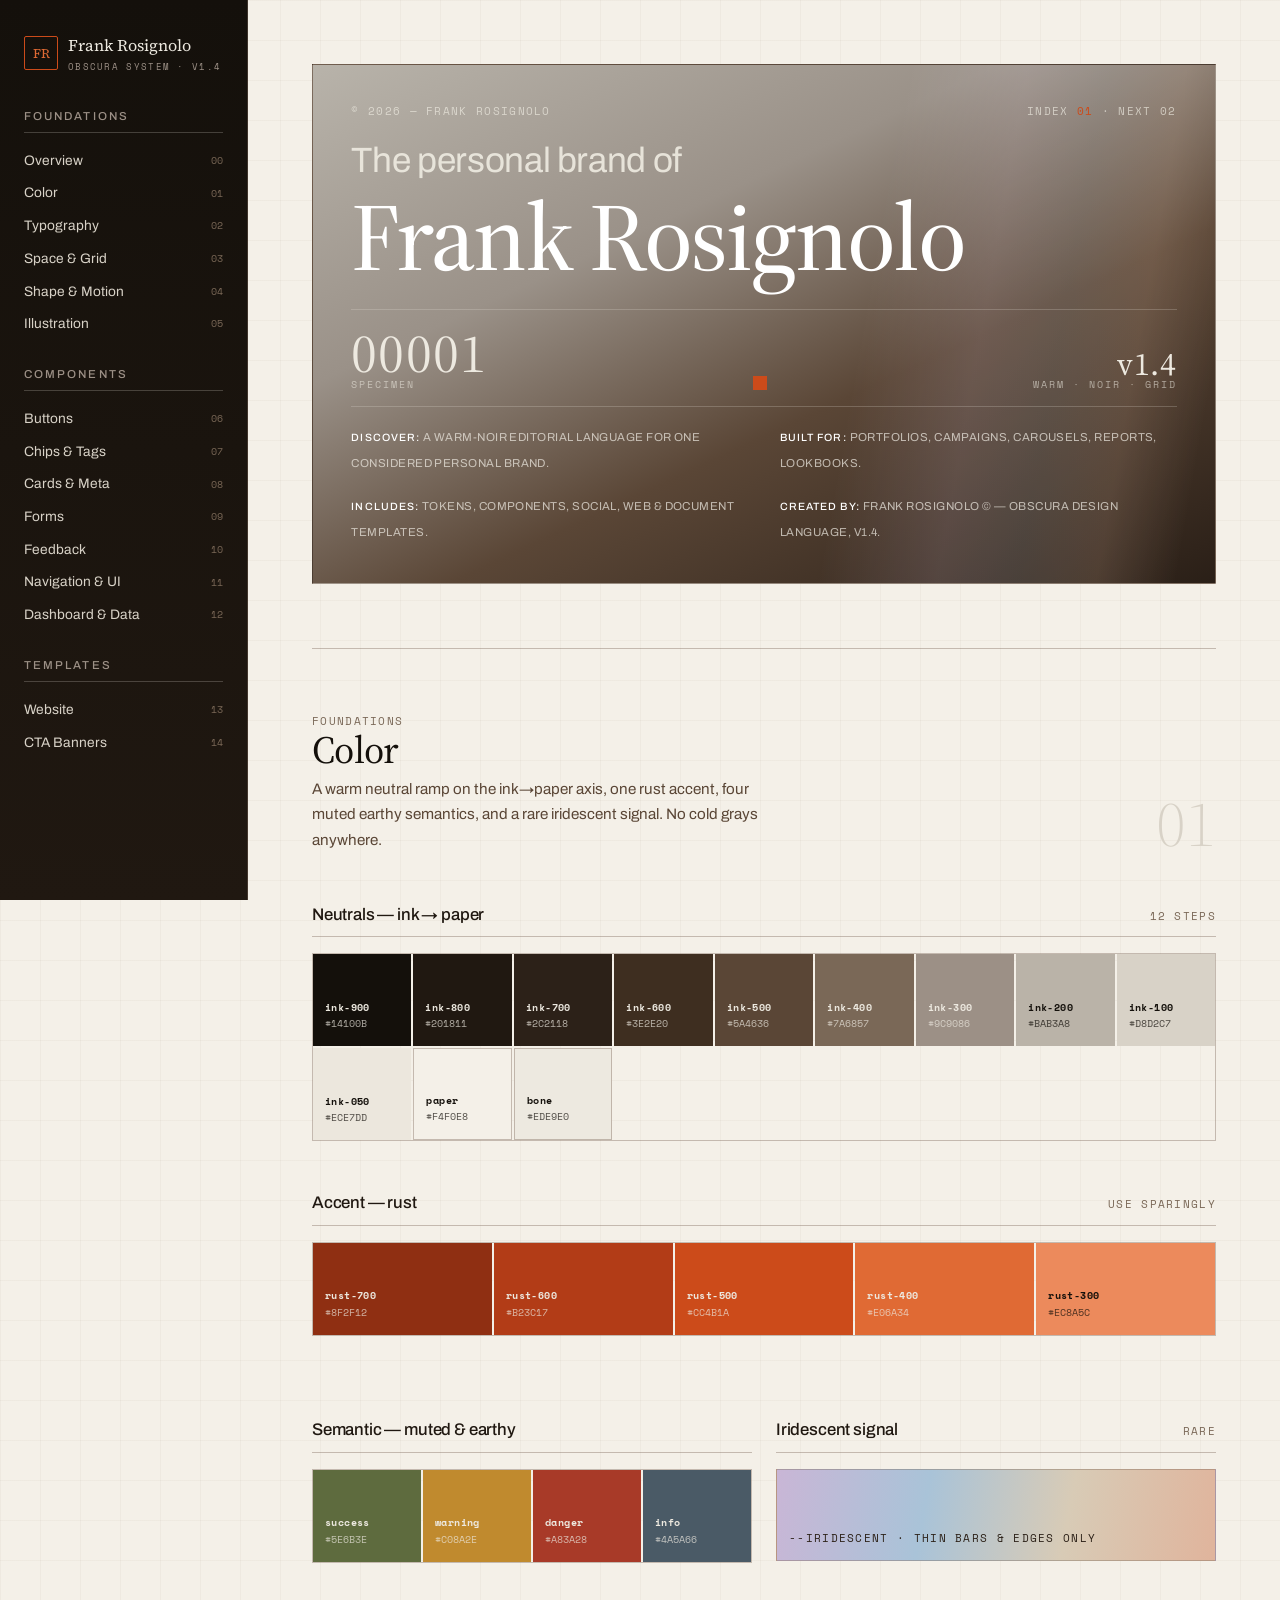
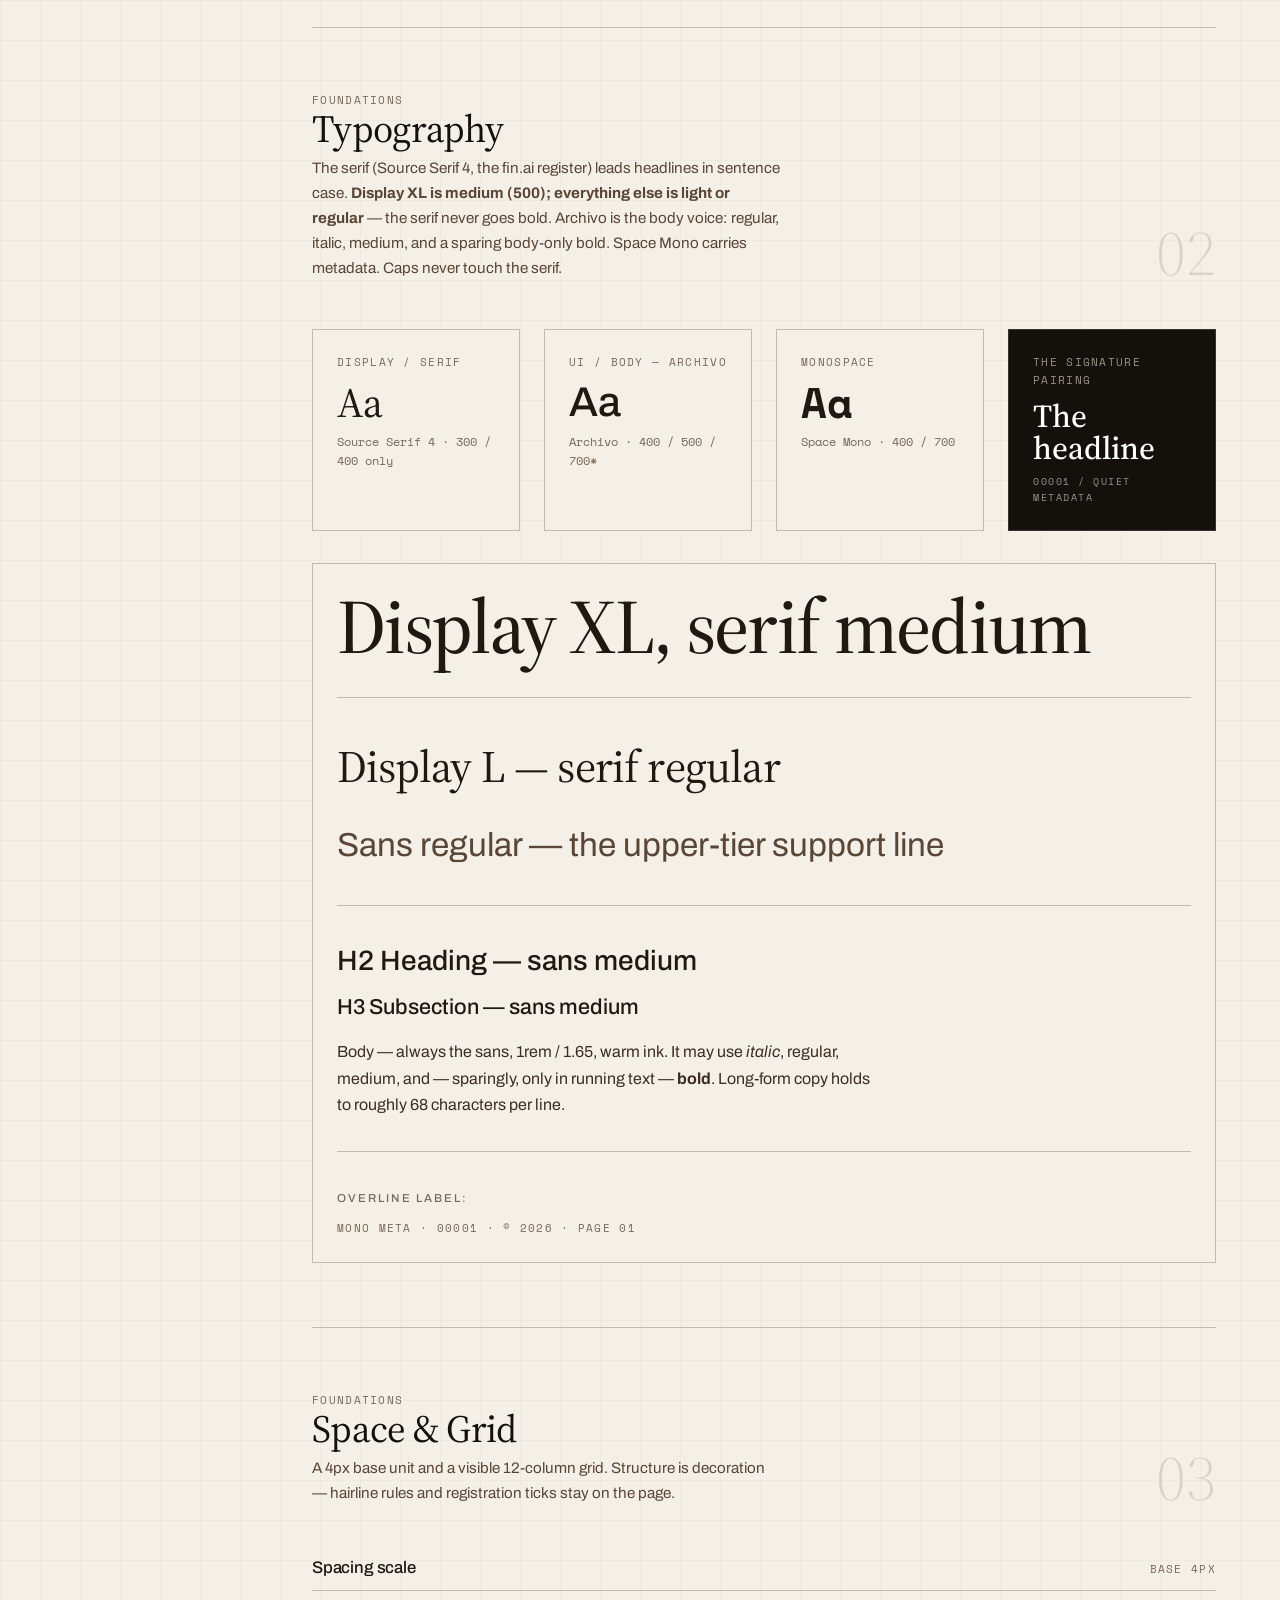
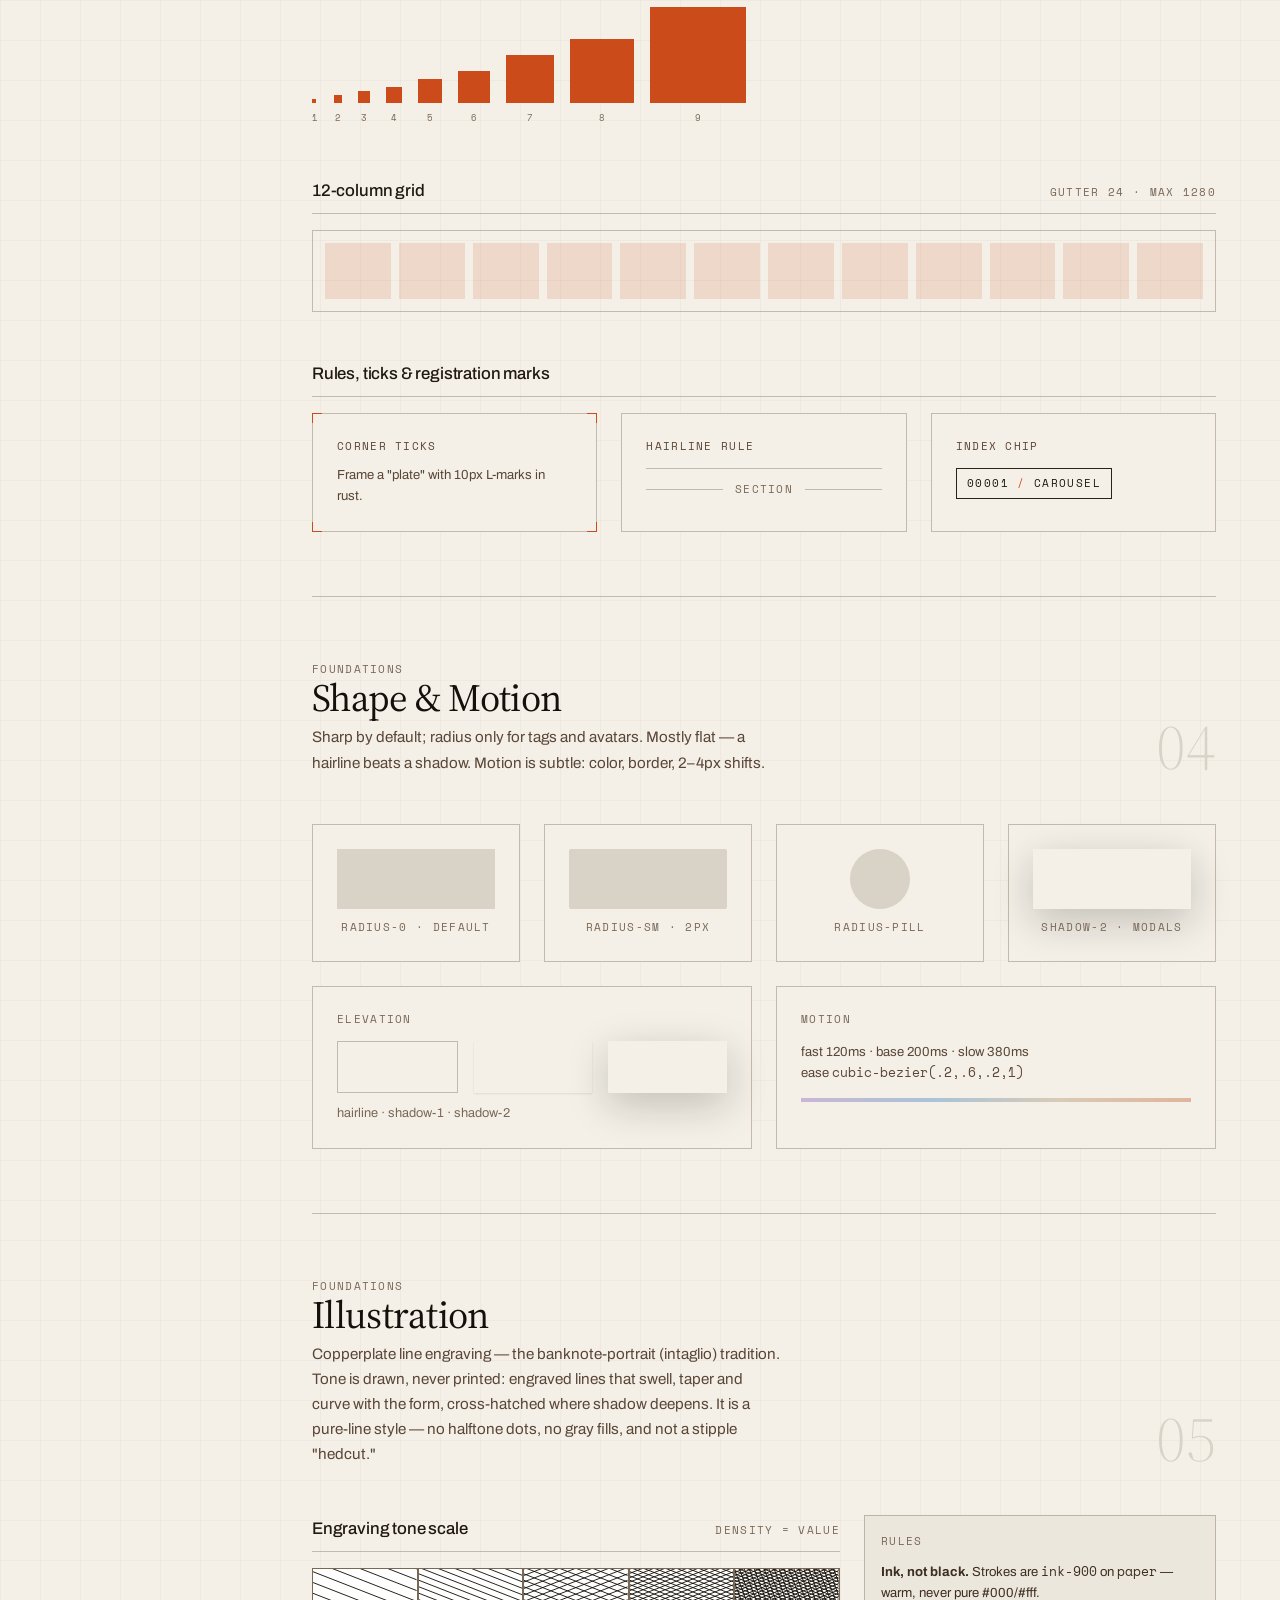
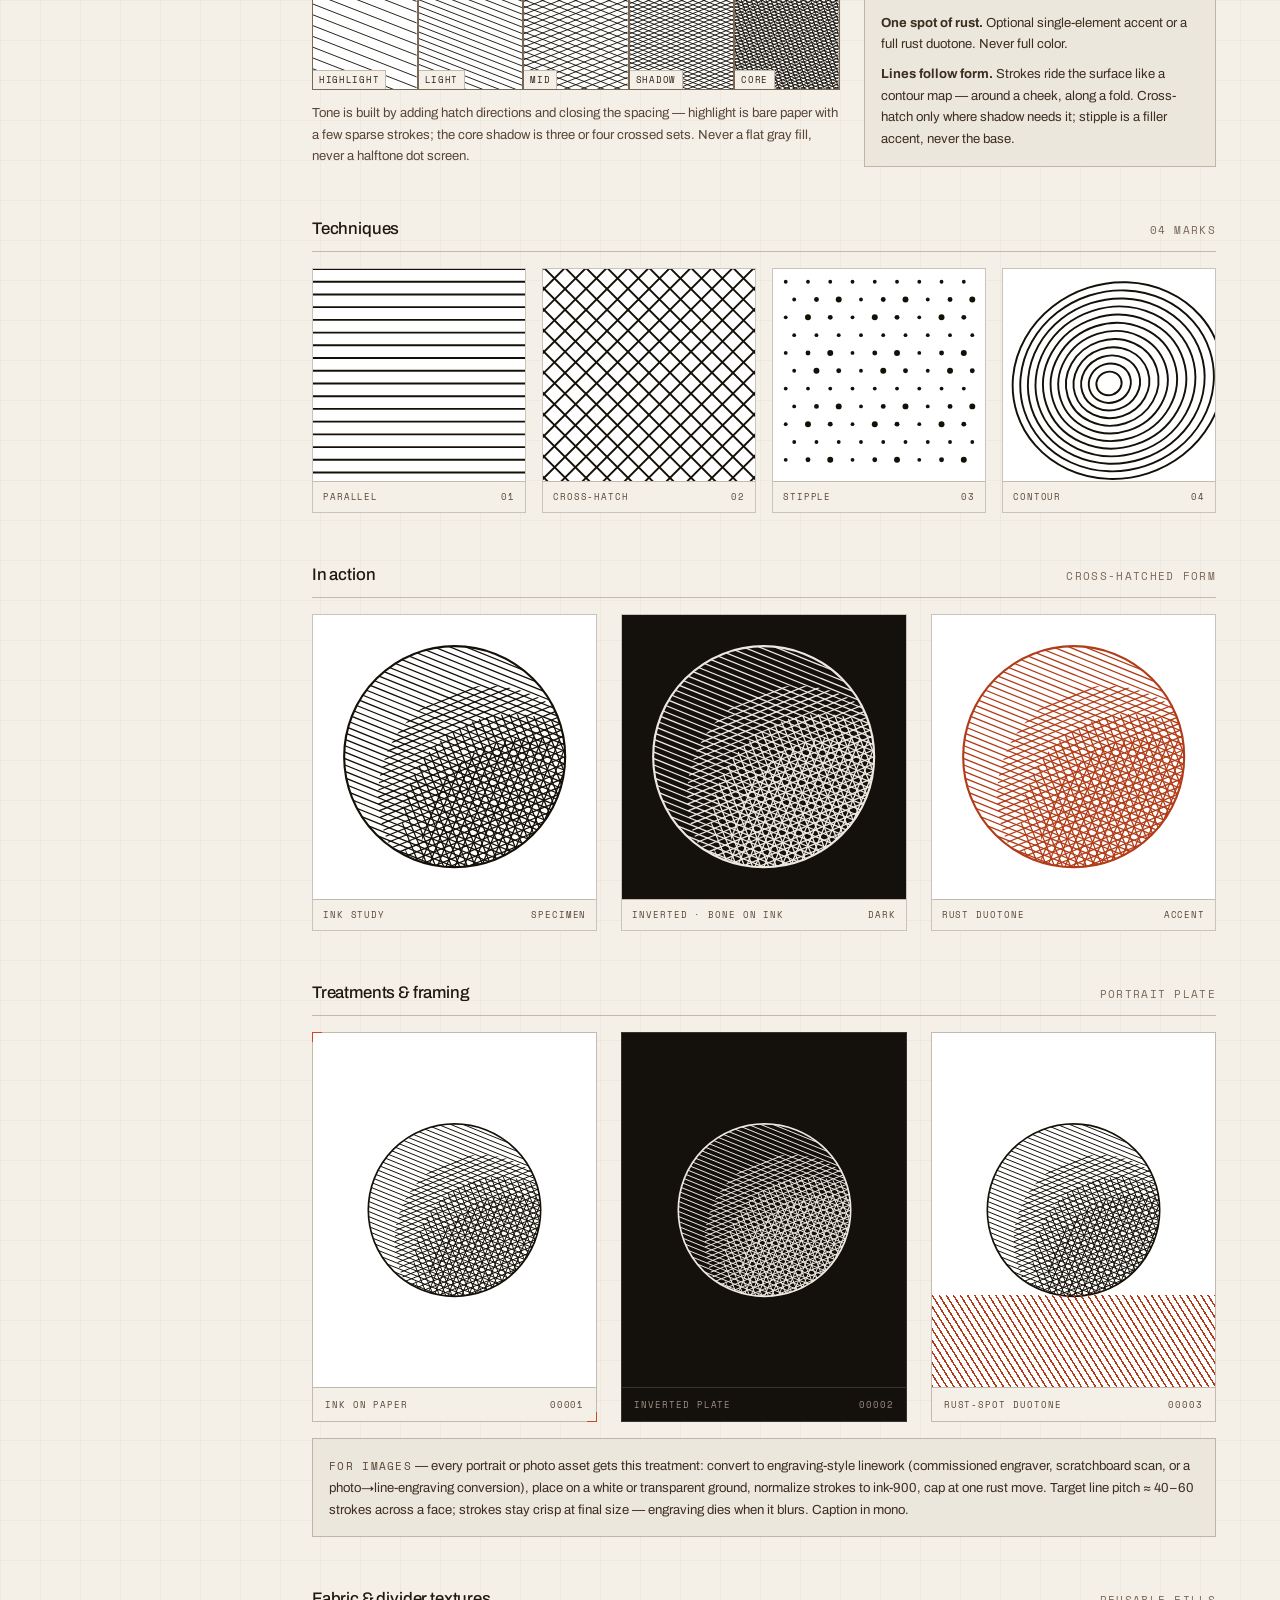
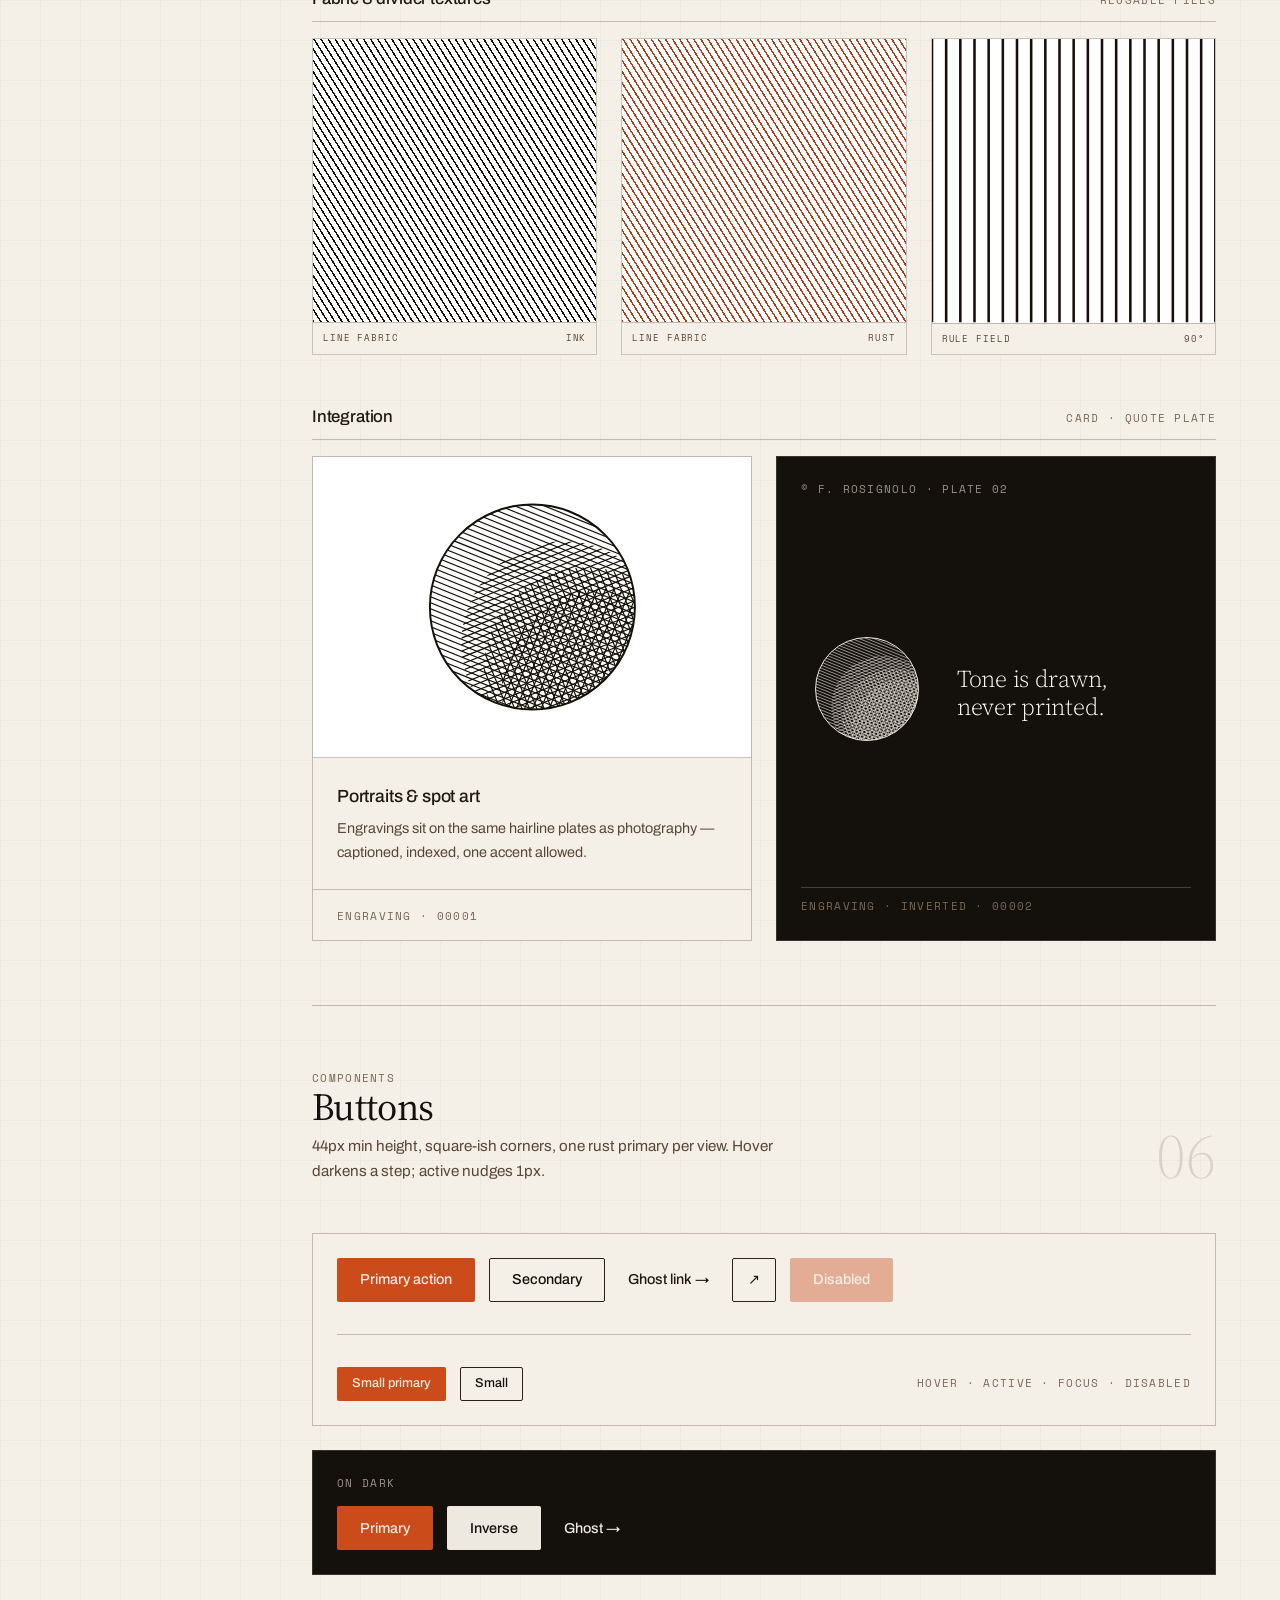
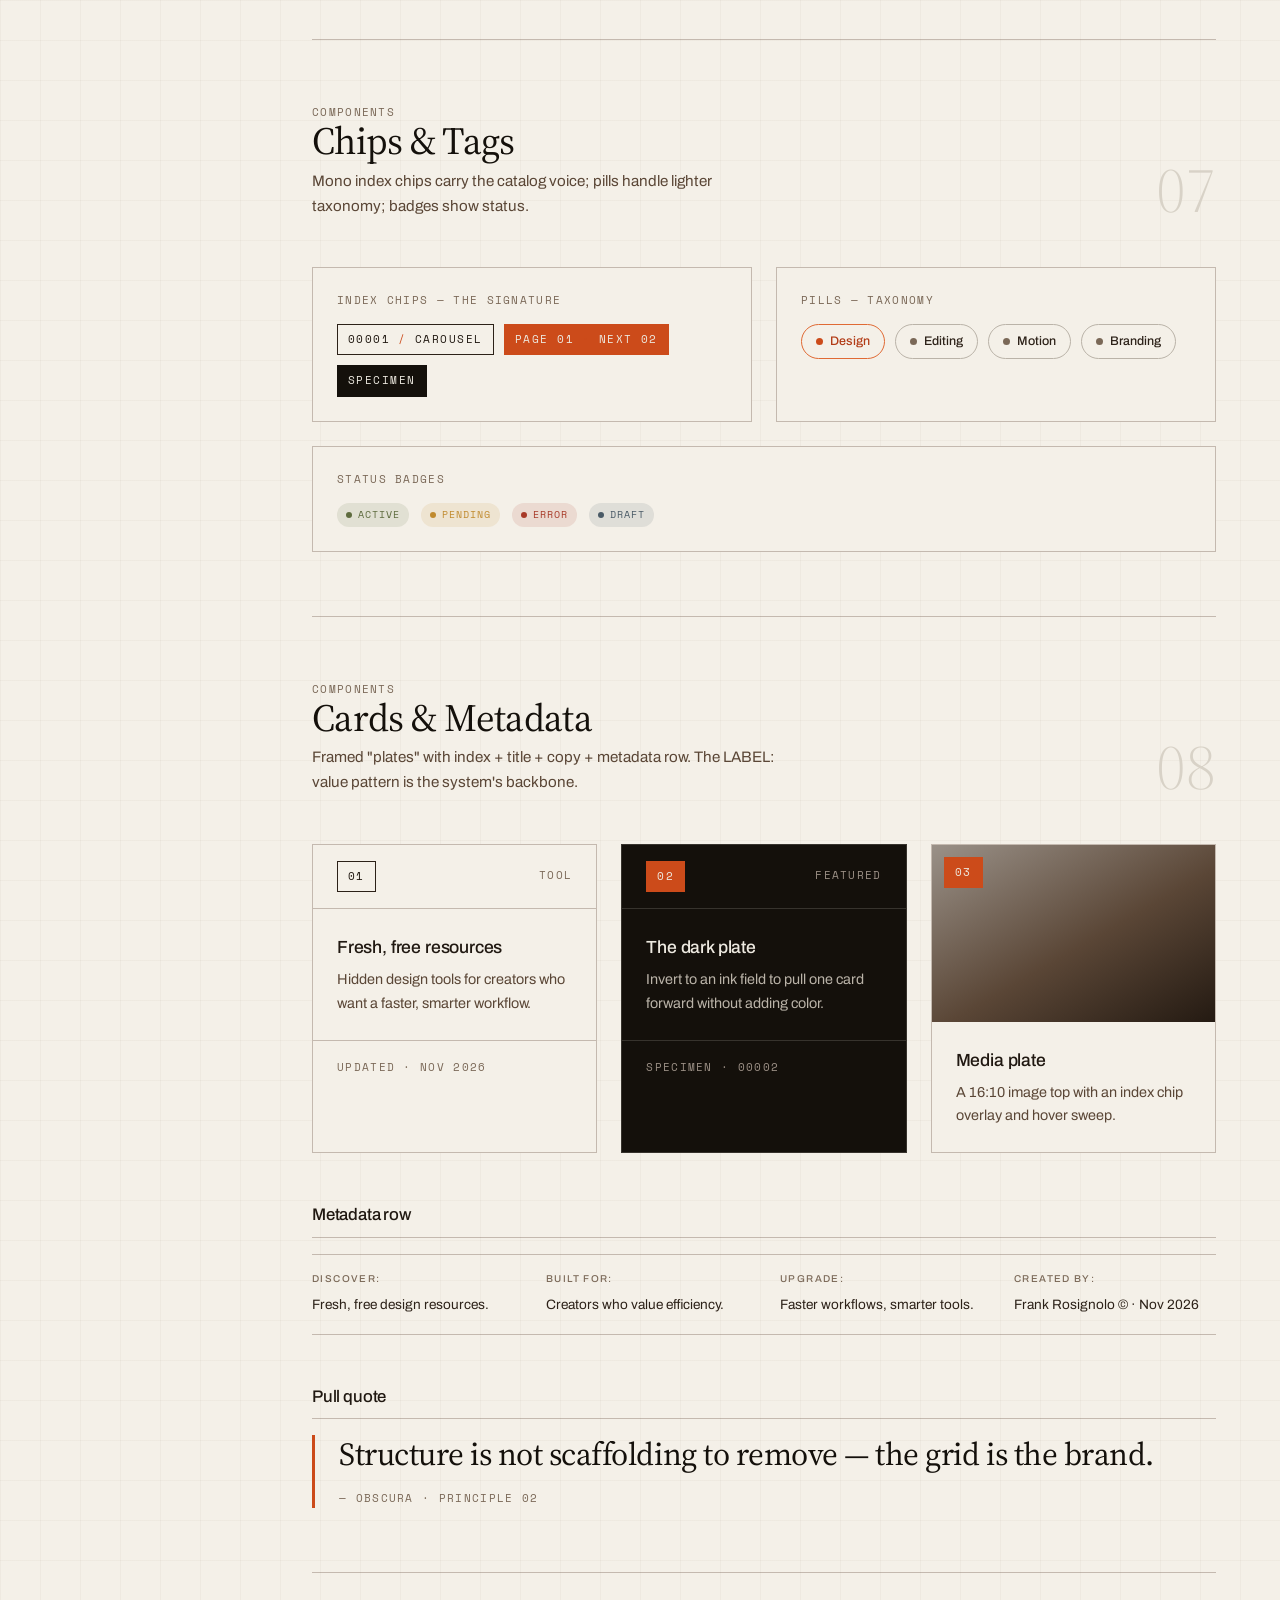
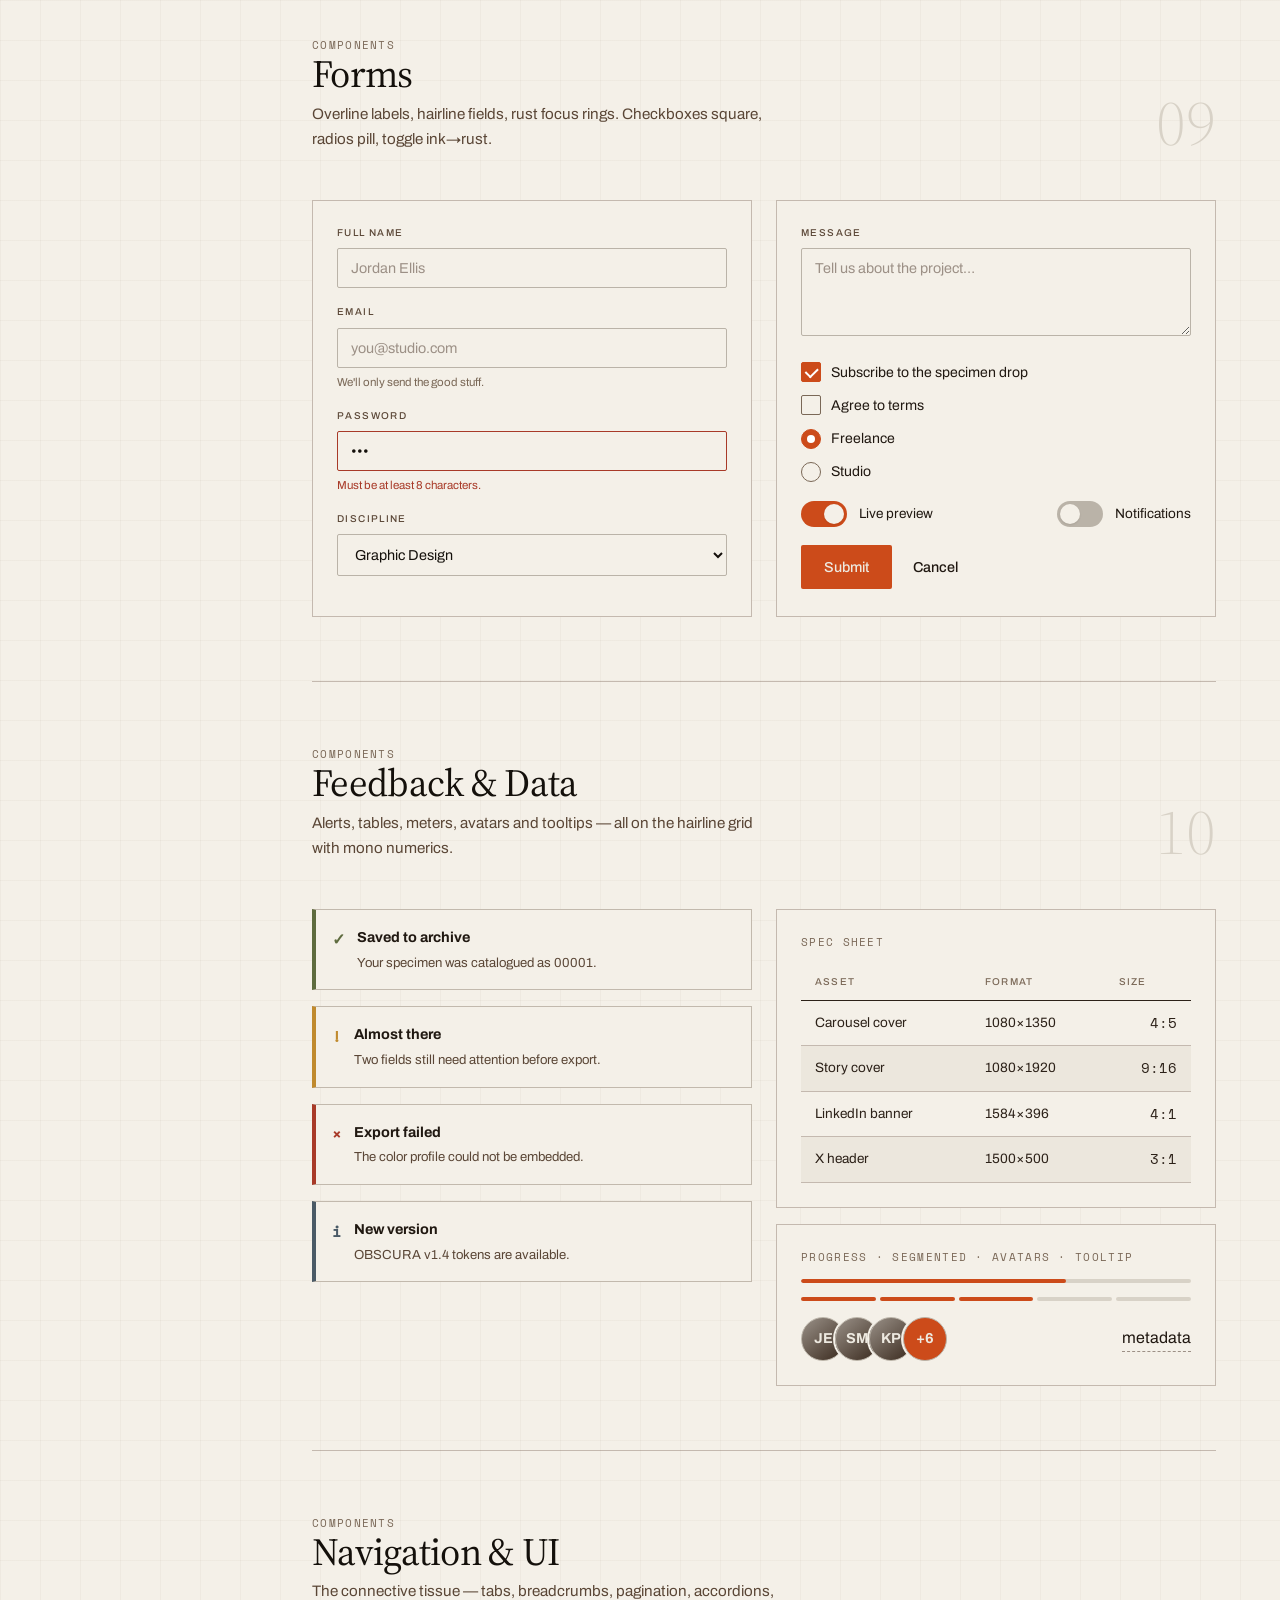
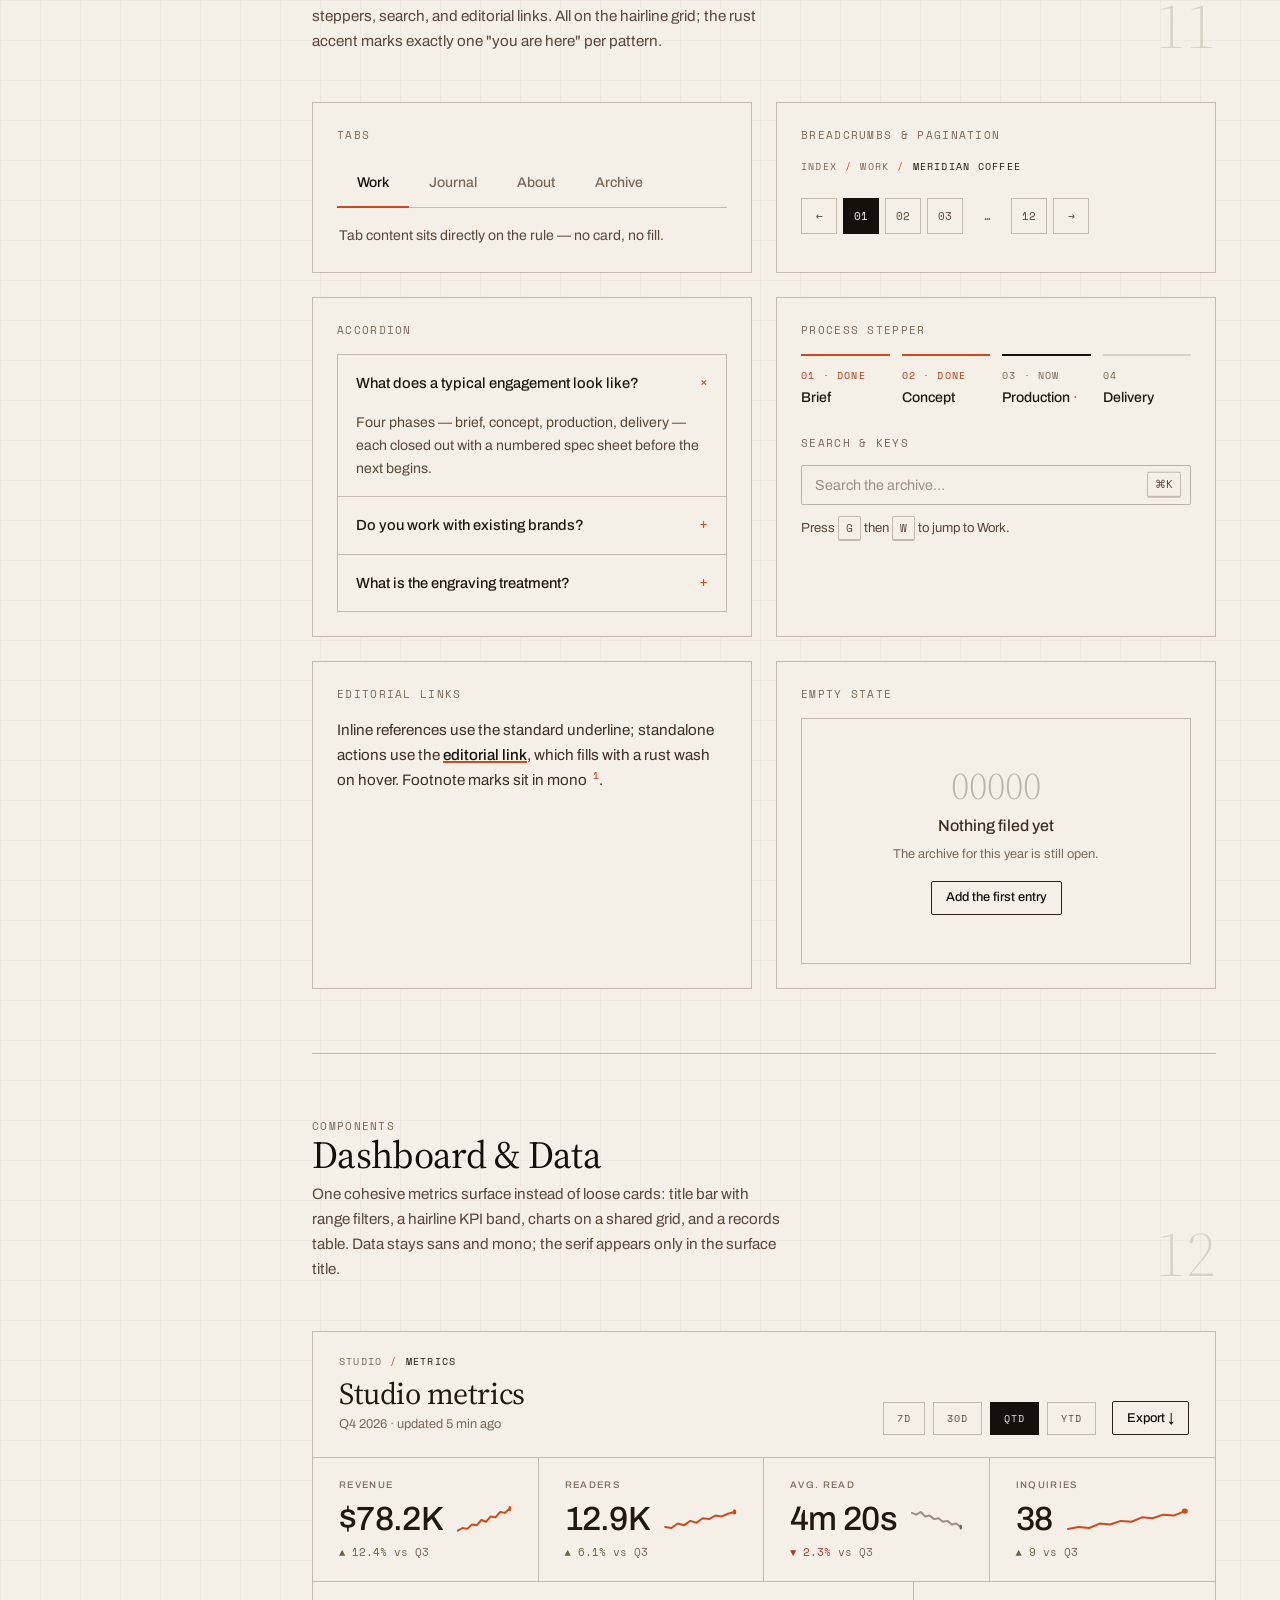
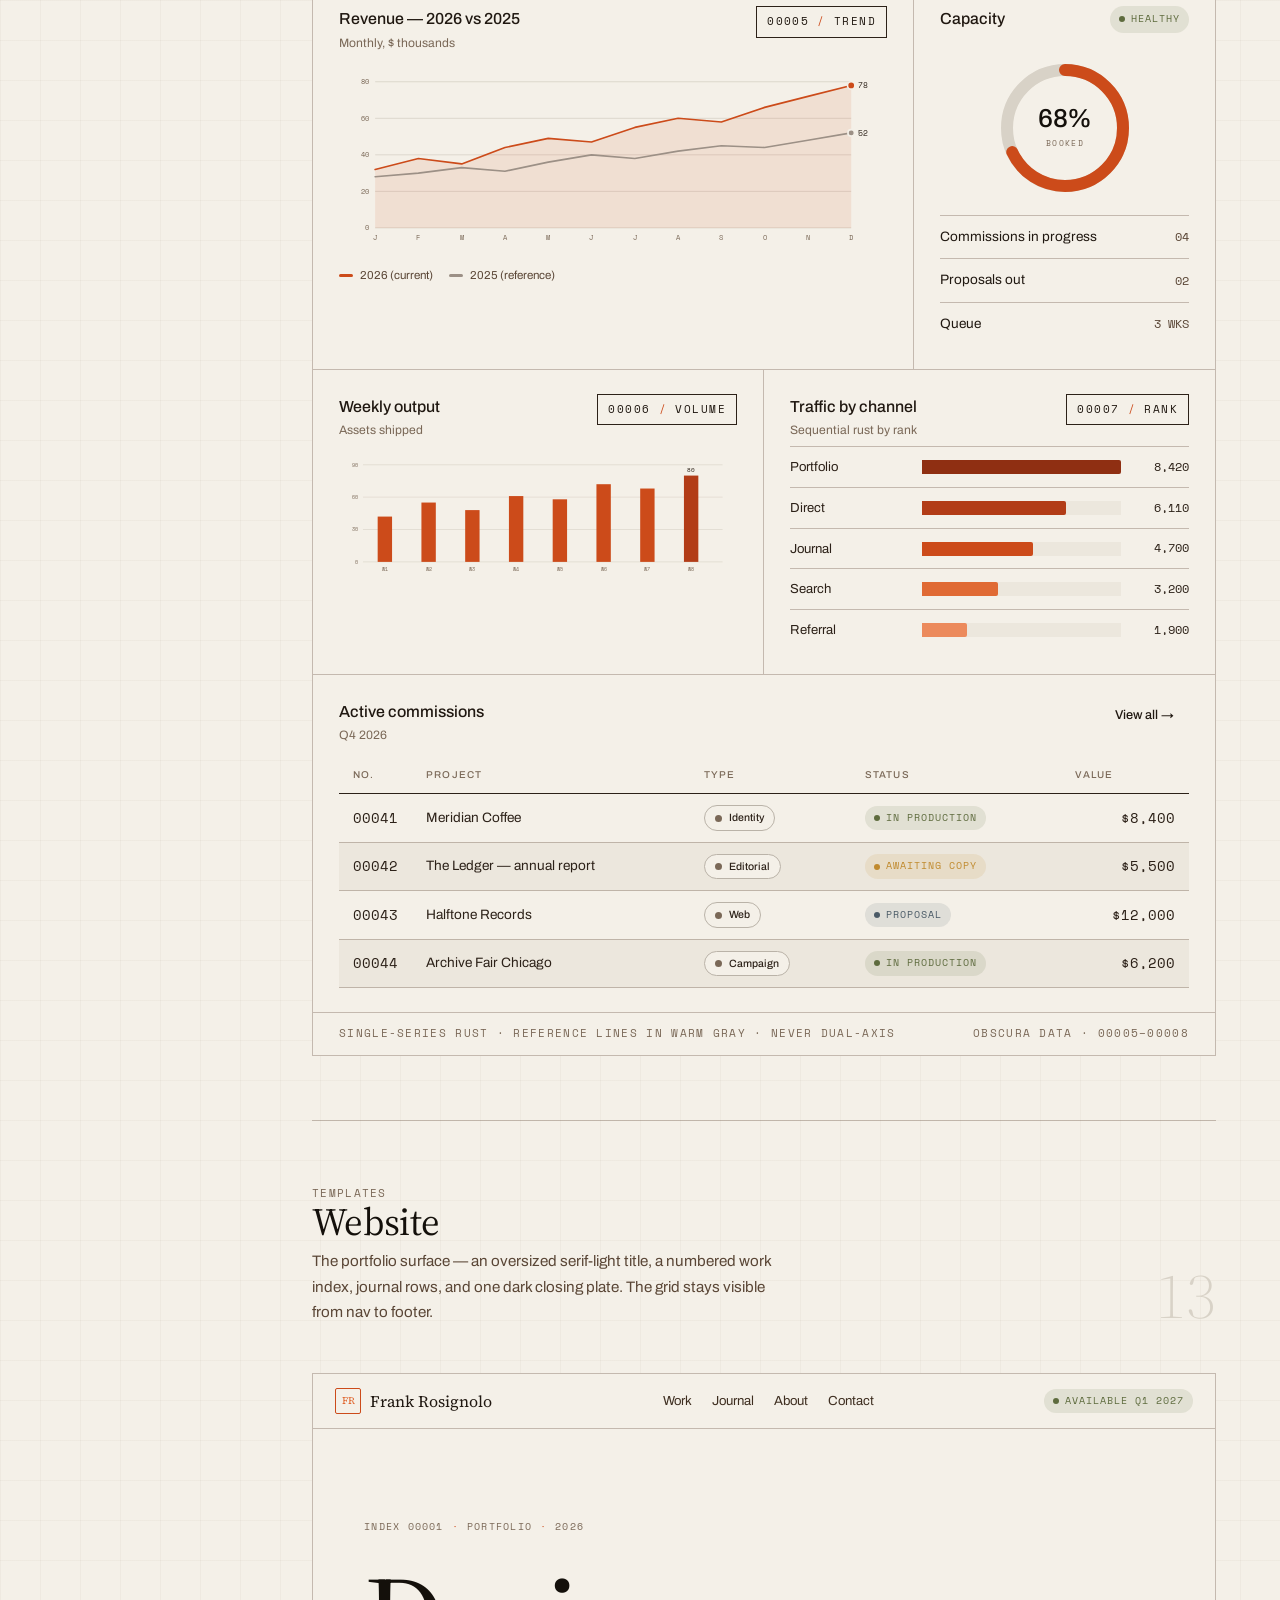
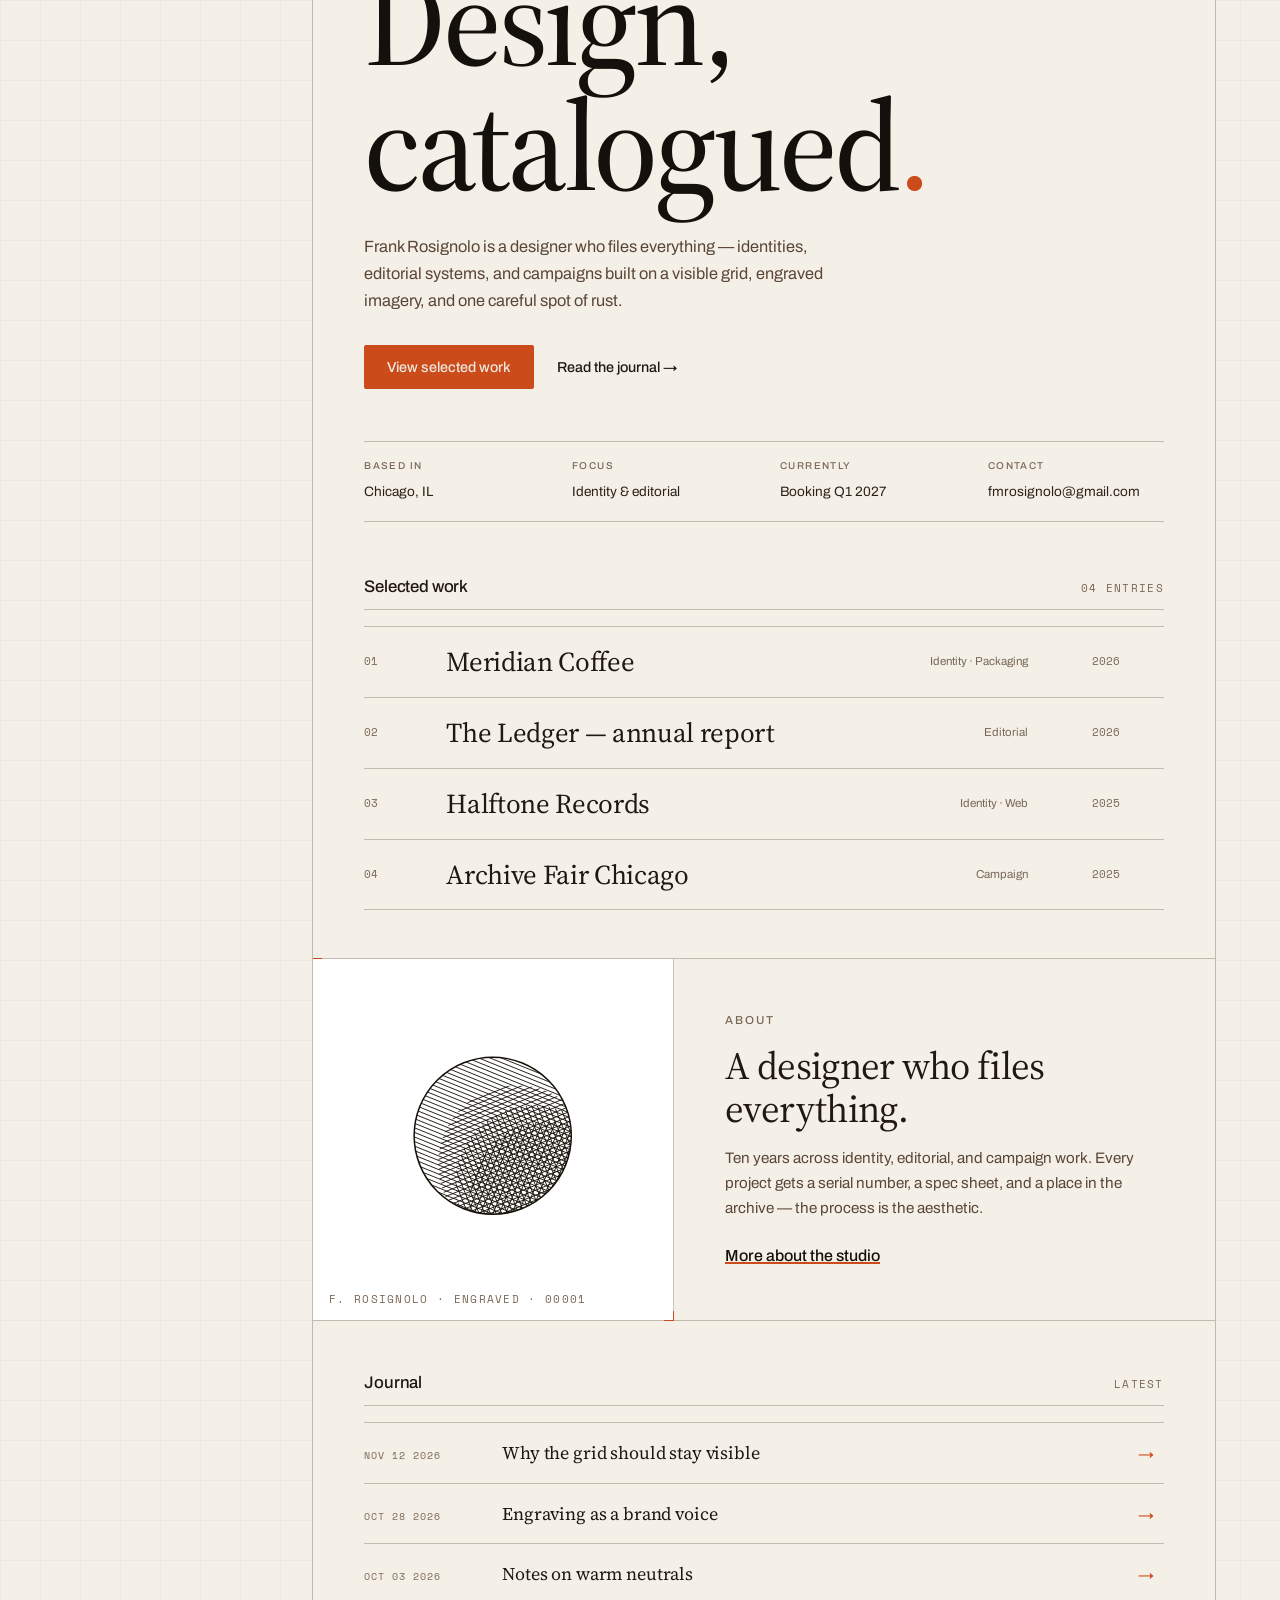
<file: docs/obscura-reference.html>
<!DOCTYPE html>
<html lang="en">
<head>
<meta charset="UTF-8">
<meta name="viewport" content="width=device-width, initial-scale=1.0">
<title>Frank Rosignolo — OBSCURA Design System</title>
<link rel="preconnect" href="https://fonts.googleapis.com">
<link rel="preconnect" href="https://fonts.gstatic.com" crossorigin>
<link href="https://fonts.googleapis.com/css2?family=Archivo:ital,wght@0,300..900;1,400..700&family=Source+Serif+4:ital,opsz,wght@0,8..60,200..900;1,8..60,200..900&family=Space+Mono:wght@400;700&display=swap" rel="stylesheet">
<style>
:root{
  /* Neutrals — ink → paper */
  --ink-900:#14100B; --ink-800:#201811; --ink-700:#2C2118; --ink-600:#3E2E20;
  --ink-500:#5A4636; --ink-400:#7A6857; --ink-300:#9C9086; --ink-200:#BAB3A8;
  --ink-100:#D8D2C7; --ink-050:#ECE7DD; --paper:#F4F0E8; --bone:#EDE9E0;
  /* Accent — rust */
  --rust-700:#8F2F12; --rust-600:#B23C17; --rust-500:#CC4B1A; --rust-400:#E06A34; --rust-300:#EC8A5C;
  /* Semantic */
  --success:#5E6B3E; --warning:#C08A2E; --danger:#A83A28; --info:#4A5A66;
  --success-bg:#5E6B3E1F; --warning-bg:#C08A2E1F; --danger-bg:#A83A281F; --info-bg:#4A5A661F;
  /* Special */
  --iridescent:linear-gradient(100deg,#C9B6D6 0%,#A9C3D8 34%,#D8CBB6 66%,#E0B49C 100%);
  /* Type */
  --font-display:"Source Serif 4",Georgia,"Times New Roman",serif;
  --font-sans:"Archivo",system-ui,-apple-system,sans-serif;
  --font-mono:"Space Mono","IBM Plex Mono",ui-monospace,monospace;
  /* Spacing */
  --space-1:4px; --space-2:8px; --space-3:12px; --space-4:16px; --space-5:24px;
  --space-6:32px; --space-7:48px; --space-8:64px; --space-9:96px; --space-10:128px;
  /* Layout */
  --gutter:24px; --container:1280px; --container-wide:1440px;
  /* Shape */
  --radius-0:0; --radius-sm:2px; --radius-pill:999px;
  --rule:1px solid rgba(122,104,87,.4);
  --rule-dark:1px solid rgba(237,233,224,.22);
  /* Elevation */
  --shadow-1:0 1px 2px rgba(20,16,11,.10);
  --shadow-2:0 12px 40px rgba(20,16,11,.22);
  /* Motion */
  --dur-fast:120ms; --dur:200ms; --dur-slow:380ms;
  --ease:cubic-bezier(.2,.6,.2,1); --ease-out:cubic-bezier(0,.7,.2,1);
}
*{box-sizing:border-box;margin:0;padding:0}
html{scroll-behavior:smooth}
body{
  font-family:var(--font-sans);background:var(--paper);color:var(--ink-800);
  line-height:1.65;-webkit-font-smoothing:antialiased;
  background-image:linear-gradient(rgba(122,104,87,.05) 1px,transparent 1px),linear-gradient(90deg,rgba(122,104,87,.05) 1px,transparent 1px);
  background-size:40px 40px;
}
@media (prefers-reduced-motion:reduce){*{animation:none!important;transition:none!important;scroll-behavior:auto!important}}
a{color:inherit}
img{max-width:100%;display:block}

/* ---------- utility ---------- */
.wrap{max-width:var(--container);margin:0 auto;padding:0 var(--space-5)}
.mono{font-family:var(--font-mono)}
.overline{font-family:var(--font-sans);font-weight:500;text-transform:uppercase;letter-spacing:.18em;font-size:.72rem;color:var(--ink-400)}
.meta{font-family:var(--font-mono);text-transform:uppercase;letter-spacing:.12em;font-size:.68rem;color:var(--ink-400)}
.rust{color:var(--rust-500)}
.rule{border:0;border-top:var(--rule);margin:var(--space-6) 0}
.stack>*+*{margin-top:var(--space-4)}

/* ---------- layout: shell ---------- */
.shell{display:grid;grid-template-columns:248px 1fr;align-items:start}
.sidebar{
  position:sticky;top:0;height:100vh;overflow-y:auto;
  border-right:var(--rule);padding:var(--space-6) var(--space-5);
  background:linear-gradient(180deg,var(--ink-900),var(--ink-800));color:var(--bone);
}
.sidebar .brand{display:flex;align-items:center;gap:10px;margin-bottom:var(--space-6)}
.monogram{width:34px;height:34px;border:1.5px solid var(--rust-500);color:var(--rust-400);
  display:grid;place-items:center;font-family:var(--font-display);font-weight:400;font-size:.82rem;border-radius:var(--radius-sm)}
.sidebar .brand b{font-family:var(--font-display);font-weight:400;letter-spacing:0;font-size:1.02rem}
.sidebar .brand small{display:block;font-family:var(--font-mono);font-size:.58rem;letter-spacing:.14em;color:var(--ink-300);text-transform:uppercase}
.nav-group{margin-bottom:var(--space-5)}
.nav-group>.overline{color:var(--ink-300);display:block;margin-bottom:var(--space-3);padding-bottom:6px;border-bottom:var(--rule-dark)}
.nav-group a{display:flex;justify-content:space-between;align-items:center;text-decoration:none;color:var(--ink-100);
  font-size:.86rem;padding:5px 0;transition:color var(--dur) var(--ease),padding var(--dur) var(--ease)}
.nav-group a .idx{font-family:var(--font-mono);font-size:.62rem;color:var(--ink-400)}
.nav-group a:hover{color:var(--rust-400);padding-left:6px}
.main{min-width:0;padding:var(--space-8) clamp(24px,5vw,72px) var(--space-10)}

/* ---------- section scaffolding ---------- */
section{scroll-margin-top:24px;padding:var(--space-8) 0;border-top:var(--rule)}
section:first-of-type{border-top:0}
.sec-head{display:flex;align-items:flex-end;justify-content:space-between;gap:var(--space-5);margin-bottom:var(--space-7);flex-wrap:wrap}
.sec-head .num{font-family:var(--font-display);font-weight:300;font-size:clamp(2.5rem,5vw,4rem);color:var(--ink-100);line-height:.9}
.sec-head h2{font-family:var(--font-display);font-weight:400;letter-spacing:-.018em;font-size:clamp(1.6rem,3vw,2.4rem);line-height:1;color:var(--ink-900)}
.sec-head p{max-width:52ch;color:var(--ink-500);font-size:.95rem;margin-top:8px}
.sub{font-family:var(--font-sans);font-weight:500;font-size:1.05rem;letter-spacing:-.01em;margin:var(--space-7) 0 var(--space-4);
  padding-bottom:8px;border-bottom:var(--rule);display:flex;align-items:baseline;gap:10px}
.sub .meta{margin-left:auto}
.grid{display:grid;gap:var(--space-5)}
.g2{grid-template-columns:repeat(2,1fr)} .g3{grid-template-columns:repeat(3,1fr)} .g4{grid-template-columns:repeat(4,1fr)}
.specimen{border:var(--rule);background:var(--paper);padding:var(--space-5);position:relative}
.specimen.dark{background:var(--ink-900);color:var(--bone);border-color:rgba(237,233,224,.16)}
.tick{position:absolute;width:10px;height:10px;border:1.5px solid var(--rust-500);pointer-events:none}
.tick.tl{top:-1px;left:-1px;border-right:0;border-bottom:0}
.tick.tr{top:-1px;right:-1px;border-left:0;border-bottom:0}
.tick.bl{bottom:-1px;left:-1px;border-right:0;border-top:0}
.tick.br{bottom:-1px;right:-1px;border-left:0;border-top:0}

/* ---------- HERO ---------- */
.hero{border-top:0;padding:0;margin-bottom:var(--space-8)}
.hero-plate{position:relative;overflow:hidden;border:var(--rule);
  background:linear-gradient(155deg,#b8b3aa 0%,#9a9188 34%,#5a4636 62%,#2a1f17 100%);
  color:var(--bone);min-height:520px;display:flex;flex-direction:column;justify-content:space-between;padding:clamp(24px,3vw,44px)}
.hero-plate::after{content:"";position:absolute;inset:0;background:
  linear-gradient(100deg,transparent 60%,rgba(201,182,214,.16) 72%,rgba(169,195,216,.14) 80%,rgba(224,180,156,.16) 88%,transparent 96%);
  mix-blend-mode:screen;pointer-events:none}
.hero-top{display:flex;justify-content:space-between;align-items:flex-start;position:relative;z-index:2}
.hero-top .meta{color:rgba(237,233,224,.7)}
.hero-mid{position:relative;z-index:2;margin-top:auto}
.hero-mid .light{font-family:var(--font-sans);font-weight:400;font-size:clamp(1.4rem,3vw,2.2rem);letter-spacing:-.01em;color:rgba(237,233,224,.92)}
.hero-mid .shout{font-family:var(--font-display);font-weight:500;font-size:clamp(2.6rem,7.5vw,6rem);letter-spacing:-.022em;line-height:1;color:#fff}
.hero-index{display:flex;align-items:flex-end;justify-content:space-between;gap:var(--space-5);
  border-top:var(--rule-dark);margin-top:var(--space-5);padding-top:var(--space-4);position:relative;z-index:2}
.hero-index .serial{font-family:var(--font-display);font-weight:400;font-size:clamp(2rem,5vw,3.4rem);letter-spacing:.02em;line-height:1}
.hero-index .serial small{display:block;font-family:var(--font-mono);font-size:.62rem;letter-spacing:.2em;color:rgba(237,233,224,.6)}
.hero-grid{display:grid;grid-template-columns:1fr 1fr;gap:var(--space-4) var(--space-6);
  border-top:var(--rule-dark);margin-top:var(--space-4);padding-top:var(--space-4);position:relative;z-index:2}
.hero-grid .cell b{font-family:var(--font-sans);font-weight:500;text-transform:uppercase;letter-spacing:.1em;font-size:.66rem;color:#fff}
.hero-grid .cell span{font-size:.72rem;color:rgba(237,233,224,.72);text-transform:uppercase;letter-spacing:.04em}
.square-mark{width:14px;height:14px;background:var(--rust-500);display:inline-block}

/* ---------- swatches ---------- */
.ramp{display:grid;grid-template-columns:repeat(auto-fit,minmax(96px,1fr));gap:2px;border:var(--rule)}
.sw{padding:14px 12px;min-height:92px;display:flex;flex-direction:column;justify-content:flex-end;position:relative}
.sw b{font-family:var(--font-mono);font-size:.64rem;letter-spacing:.04em}
.sw span{font-family:var(--font-mono);font-size:.6rem;opacity:.72}
.sw.on-dark{color:var(--bone)} .sw.on-light{color:var(--ink-900)}

/* ---------- buttons ---------- */
.btn{font-family:var(--font-sans);font-weight:500;font-size:.9rem;line-height:1;cursor:pointer;
  min-height:44px;padding:0 22px;display:inline-flex;align-items:center;gap:8px;border:1.5px solid transparent;
  border-radius:var(--radius-sm);transition:all var(--dur) var(--ease);text-decoration:none}
.btn:focus-visible{outline:2px solid var(--rust-500);outline-offset:2px}
.btn-primary{background:var(--rust-500);color:var(--bone)}
.btn-primary:hover{background:var(--rust-600)} .btn-primary:active{transform:translateY(1px)}
.btn-secondary{background:transparent;color:var(--ink-900);border-color:var(--ink-700)}
.btn-secondary:hover{background:var(--ink-900);color:var(--bone)}
.btn-ghost{background:transparent;color:var(--ink-800);border-color:transparent;padding:0 8px}
.btn-ghost:hover{color:var(--rust-600);box-shadow:inset 0 -2px 0 var(--rust-500)}
.btn-inverse{background:var(--bone);color:var(--ink-900)}
.btn-inverse:hover{background:#fff}
.btn-icon{padding:0;width:44px;justify-content:center;border-color:var(--ink-700);color:var(--ink-800);background:transparent}
.btn-icon:hover{background:var(--ink-900);color:var(--bone)}
.btn[disabled]{opacity:.4;pointer-events:none}
.btn.sm{min-height:34px;font-size:.8rem;padding:0 14px}

/* ---------- chips / tags ---------- */
.chip{display:inline-flex;align-items:center;gap:8px;font-family:var(--font-mono);text-transform:uppercase;
  letter-spacing:.14em;font-size:.66rem;padding:6px 10px;border:1px solid var(--ink-700);color:var(--ink-800);border-radius:var(--radius-0)}
.chip.rust{background:var(--rust-500);border-color:var(--rust-500);color:var(--bone)}
.chip.rust .sep{opacity:.7}
.chip .sep{color:var(--rust-500)}
.chip.dark{background:var(--ink-900);border-color:var(--ink-900);color:var(--bone)}
.pill{display:inline-flex;align-items:center;gap:7px;font-size:.78rem;font-weight:500;padding:6px 14px;
  border:1px solid var(--ink-200);border-radius:var(--radius-pill);color:var(--ink-700);background:var(--paper)}
.pill .dot{width:7px;height:7px;border-radius:50%;background:var(--ink-400)}
.pill.on{border-color:var(--rust-400);color:var(--rust-600)} .pill.on .dot{background:var(--rust-500)}
.badge{display:inline-flex;align-items:center;gap:6px;font-family:var(--font-mono);font-size:.62rem;letter-spacing:.1em;
  text-transform:uppercase;padding:4px 9px;border-radius:var(--radius-pill)}
.badge .dot{width:6px;height:6px;border-radius:50%}
.badge.success{background:var(--success-bg);color:var(--success)} .badge.success .dot{background:var(--success)}
.badge.warning{background:var(--warning-bg);color:var(--warning)} .badge.warning .dot{background:var(--warning)}
.badge.danger{background:var(--danger-bg);color:var(--danger)} .badge.danger .dot{background:var(--danger)}
.badge.info{background:var(--info-bg);color:var(--info)} .badge.info .dot{background:var(--info)}

/* ---------- metadata row ---------- */
.metarow{display:grid;gap:var(--space-4) var(--space-6);border-top:var(--rule);border-bottom:var(--rule);padding:var(--space-4) 0}
.metarow.two{grid-template-columns:1fr 1fr} .metarow.four{grid-template-columns:repeat(4,1fr)}
.metarow .cell b{display:block;font-family:var(--font-sans);font-weight:500;text-transform:uppercase;letter-spacing:.14em;font-size:.62rem;color:var(--ink-400);margin-bottom:4px}
.metarow .cell span{font-size:.85rem;color:var(--ink-700)}

/* ---------- cards ---------- */
.card{border:var(--rule);background:var(--paper);position:relative;transition:transform var(--dur) var(--ease),box-shadow var(--dur) var(--ease)}
.card:hover{box-shadow:var(--shadow-1)}
.card .card-head{display:flex;align-items:center;justify-content:space-between;gap:12px;padding:var(--space-4) var(--space-5);border-bottom:var(--rule)}
.card .card-num{font-family:var(--font-display);font-weight:300;font-size:1.6rem;color:var(--ink-200);line-height:1}
.card .card-body{padding:var(--space-5)}
.card .card-body h4{font-family:var(--font-sans);font-weight:500;font-size:1.1rem;letter-spacing:-.01em;margin-bottom:6px}
.card .card-body p{color:var(--ink-500);font-size:.9rem}
.card .card-foot{border-top:var(--rule);padding:var(--space-3) var(--space-5)}
.card.dark{background:var(--ink-900);color:var(--bone);border-color:rgba(237,233,224,.16)}
.card.dark .card-head,.card.dark .card-foot{border-color:rgba(237,233,224,.16)}
.card.dark .card-body p{color:var(--ink-200)}
.card-media{aspect-ratio:16/10;background:linear-gradient(150deg,#9a9188,#5a4636 55%,#241a12);position:relative}
.card-media .chip{position:absolute;top:12px;left:12px}

/* ---------- forms ---------- */
.field{margin-bottom:var(--space-4)}
.field label{display:block;font-family:var(--font-sans);font-weight:500;text-transform:uppercase;letter-spacing:.14em;font-size:.62rem;color:var(--ink-500);margin-bottom:7px}
.field input,.field textarea,.field select{width:100%;font-family:var(--font-sans);font-size:.9rem;color:var(--ink-900);
  background:var(--paper);border:1px solid var(--ink-200);border-radius:var(--radius-sm);padding:11px 13px;transition:border var(--dur) var(--ease),box-shadow var(--dur) var(--ease)}
.field input::placeholder,.field textarea::placeholder{color:var(--ink-300)}
.field input:focus,.field textarea:focus,.field select:focus{outline:0;border-color:var(--rust-500);box-shadow:0 0 0 2px rgba(204,75,26,.18)}
.field .help{font-size:.72rem;color:var(--ink-400);margin-top:5px}
.field.err input{border-color:var(--danger)} .field.err .help{color:var(--danger)}
.check{display:flex;align-items:center;gap:10px;font-size:.88rem;cursor:pointer;margin-bottom:10px}
.check input{appearance:none;width:20px;height:20px;border:1.5px solid var(--ink-400);border-radius:var(--radius-sm);display:grid;place-items:center;cursor:pointer;transition:all var(--dur) var(--ease)}
.check input:checked{background:var(--rust-500);border-color:var(--rust-500)}
.check input:checked::after{content:"";width:6px;height:10px;border:2px solid #fff;border-top:0;border-left:0;transform:rotate(45deg) translateY(-1px)}
.check.radio input{border-radius:50%} .check.radio input:checked::after{content:"";width:8px;height:8px;border:0;border-radius:50%;background:#fff;transform:none}
.toggle{position:relative;width:46px;height:26px;background:var(--ink-200);border-radius:var(--radius-pill);cursor:pointer;transition:background var(--dur) var(--ease);flex:none}
.toggle::after{content:"";position:absolute;top:3px;left:3px;width:20px;height:20px;background:var(--paper);border-radius:50%;transition:transform var(--dur) var(--ease);box-shadow:var(--shadow-1)}
.toggle.on{background:var(--rust-500)} .toggle.on::after{transform:translateX(20px)}

/* ---------- alerts ---------- */
.alert{display:flex;gap:12px;border:var(--rule);border-left-width:4px;padding:var(--space-4);background:var(--paper);align-items:flex-start}
.alert .ico{font-family:var(--font-mono);font-weight:700;flex:none}
.alert b{display:block;font-size:.9rem;margin-bottom:2px}
.alert p{font-size:.82rem;color:var(--ink-500)}
.alert.success{border-left-color:var(--success)} .alert.success .ico{color:var(--success)}
.alert.warning{border-left-color:var(--warning)} .alert.warning .ico{color:var(--warning)}
.alert.danger{border-left-color:var(--danger)} .alert.danger .ico{color:var(--danger)}
.alert.info{border-left-color:var(--info)} .alert.info .ico{color:var(--info)}

/* ---------- table ---------- */
table.spec{width:100%;border-collapse:collapse;font-size:.85rem}
table.spec th{font-family:var(--font-sans);font-weight:500;text-transform:uppercase;letter-spacing:.12em;font-size:.62rem;color:var(--ink-400);text-align:left;padding:10px 14px;border-bottom:1.5px solid var(--ink-700)}
table.spec td{padding:11px 14px;border-bottom:var(--rule);color:var(--ink-700)}
table.spec td.num{font-family:var(--font-mono);text-align:right}
table.spec tbody tr:nth-child(even){background:var(--ink-050)}

/* ---------- progress / meter ---------- */
.meter{height:4px;background:var(--ink-100);border-radius:var(--radius-pill);overflow:hidden}
.meter i{display:block;height:100%;background:var(--rust-500);border-radius:var(--radius-pill)}
.seg{display:flex;gap:4px}
.seg i{flex:1;height:4px;background:var(--ink-100);border-radius:var(--radius-pill)}
.seg i.on{background:var(--rust-500)}

/* ---------- avatars ---------- */
.avatar{width:44px;height:44px;border-radius:var(--radius-pill);border:1.5px solid var(--ink-200);
  background:linear-gradient(140deg,#9a9188,#3a2a1e);display:grid;place-items:center;color:var(--bone);font-weight:700;font-size:.9rem;flex:none}
.avatar.sq{border-radius:var(--radius-sm)}
.avatar-stack{display:flex} .avatar-stack .avatar{margin-left:-10px;box-shadow:0 0 0 2px var(--paper)} .avatar-stack .avatar:first-child{margin-left:0}

/* ---------- quote ---------- */
.quote{border-left:3px solid var(--rust-500);padding-left:var(--space-5)}
.quote p{font-family:var(--font-display);font-weight:400;font-size:clamp(1.35rem,2.5vw,2rem);letter-spacing:-.015em;line-height:1.22;color:var(--ink-900)}
.quote cite{display:block;margin-top:var(--space-4);font-style:normal}

/* ---------- tooltip ---------- */
.tip{position:relative;display:inline-block;border-bottom:1px dashed var(--ink-300);cursor:help}
.tip .bubble{position:absolute;bottom:calc(100% + 8px);left:50%;transform:translateX(-50%);
  background:var(--ink-900);color:var(--bone);font-family:var(--font-mono);text-transform:uppercase;letter-spacing:.08em;
  font-size:.6rem;padding:7px 10px;white-space:nowrap;box-shadow:var(--shadow-2);opacity:0;pointer-events:none;transition:opacity var(--dur) var(--ease)}
.tip:hover .bubble{opacity:1}

/* ---------- social frames ---------- */
.canvas-row{display:flex;gap:var(--space-5);flex-wrap:wrap;align-items:flex-start}
.frame{position:relative;overflow:hidden;color:var(--bone);border:var(--rule);flex:none}
.frame .noise{position:absolute;inset:0;pointer-events:none;opacity:.5;mix-blend-mode:screen;
  background:linear-gradient(100deg,transparent 58%,rgba(201,182,214,.18) 70%,rgba(169,195,216,.16) 80%,rgba(224,180,156,.18) 90%,transparent 98%)}
.f-45{width:300px;height:375px} .f-11{width:340px;height:340px} .f-916{width:230px;height:409px}
.f-li{width:400px;height:209px} .f-x{width:440px;height:147px}
.portrait{background:linear-gradient(158deg,#b8b3aa 0%,#8f877d 32%,#5a4636 60%,#241a12 100%)}
.inkfield{background:radial-gradient(120% 90% at 20% 0%,#2c2118,#14100b)}
.f-pad{position:relative;z-index:2;height:100%;display:flex;flex-direction:column;justify-content:space-between;padding:18px}
.f-top{display:flex;justify-content:space-between;font-family:var(--font-mono);font-size:.52rem;letter-spacing:.14em;text-transform:uppercase;color:rgba(237,233,224,.75)}
.f-shout{font-family:var(--font-display);font-weight:400;letter-spacing:-.02em;line-height:1.02;color:#fff}
.f-light{font-family:var(--font-sans);font-weight:400;color:rgba(237,233,224,.9)}
.f-serial{font-family:var(--font-display);font-weight:400;letter-spacing:.02em;line-height:1}
.f-meta-grid{display:grid;grid-template-columns:1fr 1fr;gap:6px 14px;border-top:var(--rule-dark);padding-top:8px;margin-top:8px}
.f-meta-grid .c b{display:block;font-family:var(--font-sans);font-weight:700;text-transform:uppercase;letter-spacing:.08em;font-size:.44rem;color:#fff}
.f-meta-grid .c span{font-size:.5rem;color:rgba(237,233,224,.68);text-transform:uppercase;letter-spacing:.03em}
.f-foot{display:flex;align-items:center;justify-content:space-between;border-top:var(--rule-dark);padding-top:8px;margin-top:8px}
.f-brand{display:flex;align-items:center;gap:7px}
.f-brand .m{width:20px;height:20px;border:1px solid rgba(237,233,224,.5);display:grid;place-items:center;font-family:var(--font-display);font-weight:400;font-size:.48rem;border-radius:2px}
.f-brand small{font-family:var(--font-mono);font-size:.44rem;letter-spacing:.06em;line-height:1.3;color:rgba(237,233,224,.75)}
.f-sq{width:11px;height:11px;background:var(--rust-500)}

/* ---------- website mock ---------- */
.web{border:var(--rule);overflow:hidden;background:var(--paper)}
.wb-nav{display:flex;align-items:center;justify-content:space-between;padding:14px 22px;border-bottom:var(--rule)}
.wb-nav .links{display:flex;gap:20px;font-size:.82rem;color:var(--ink-600)}
.wb-nav .brand{display:flex;align-items:center;gap:9px;font-family:var(--font-display);font-weight:400;letter-spacing:0}
.wb-hero{display:grid;grid-template-columns:1.1fr .9fr;gap:var(--space-6);padding:clamp(24px,4vw,52px)}
.wb-hero .light{font-family:var(--font-sans);font-weight:400;font-size:clamp(1.1rem,2vw,1.6rem);color:var(--ink-500)}
.wb-hero .shout{font-family:var(--font-display);font-weight:300;letter-spacing:-.022em;line-height:1.02;font-size:clamp(2.1rem,4.4vw,3.7rem);color:var(--ink-900)}
.wb-hero p{color:var(--ink-500);font-size:.95rem;max-width:44ch;margin:var(--space-4) 0 var(--space-5)}
.wb-media{position:relative;min-height:280px;border:var(--rule);background:linear-gradient(158deg,#b8b3aa,#5a4636 60%,#241a12);overflow:hidden}
.wb-media .noise{position:absolute;inset:0;background:linear-gradient(100deg,transparent 60%,rgba(201,182,214,.16) 74%,rgba(224,180,156,.16) 88%,transparent);mix-blend-mode:screen}
.wb-media .chip{position:absolute;left:14px;bottom:14px}
.wb-spec{display:grid;grid-template-columns:repeat(4,1fr);border-top:var(--rule);border-bottom:var(--rule)}
.wb-spec .cell{padding:18px 22px;border-right:var(--rule)}
.wb-spec .cell:last-child{border-right:0}
.wb-spec b{display:block;font-family:var(--font-sans);font-weight:500;text-transform:uppercase;letter-spacing:.14em;font-size:.6rem;color:var(--ink-400);margin-bottom:5px}
.wb-spec span{font-family:var(--font-mono);font-size:.82rem;color:var(--ink-800)}
.wb-cta{background:var(--ink-900);color:var(--bone);padding:clamp(28px,5vw,56px);position:relative;text-align:center}
.wb-cta h3{font-family:var(--font-display);font-weight:400;letter-spacing:-.018em;line-height:1.06;font-size:clamp(1.6rem,3.5vw,2.8rem);margin-bottom:var(--space-5)}
.price-grid{display:grid;grid-template-columns:repeat(3,1fr)}
.price{border-right:var(--rule);padding:var(--space-6) var(--space-5)}
.price:last-child{border-right:0}
.price.feat{background:var(--ink-900);color:var(--bone);position:relative}
.price.feat::before{content:"";position:absolute;top:0;left:0;right:0;height:4px;background:var(--iridescent)}
.price .amt{font-family:var(--font-display);font-weight:400;font-size:2.6rem;letter-spacing:-.015em;margin:10px 0}
.price ul{list-style:none;font-size:.85rem;margin:var(--space-4) 0}
.price ul li{padding:7px 0;border-top:var(--rule);color:var(--ink-500)}
.price.feat ul li{border-color:rgba(237,233,224,.16);color:var(--ink-200)}

/* ---------- document mock ---------- */
.doc{background:#fff;border:var(--rule);box-shadow:var(--shadow-1);aspect-ratio:8.5/11;position:relative;overflow:hidden;color:var(--ink-900)}
.doc .title{font-family:var(--font-display);font-weight:400;letter-spacing:-.018em}
.doc .crop{position:absolute;width:14px;height:14px;border:1px solid var(--ink-400)}
.doc .crop.tl{top:14px;left:14px;border-right:0;border-bottom:0}
.doc .crop.tr{top:14px;right:14px;border-left:0;border-bottom:0}
.doc .crop.bl{bottom:14px;left:14px;border-right:0;border-top:0}
.doc .crop.br{bottom:14px;right:14px;border-left:0;border-top:0}
.doc-pad{padding:34px;height:100%;display:flex;flex-direction:column}
.doc-cover .num{font-family:var(--font-mono);font-size:.6rem;letter-spacing:.18em;text-transform:uppercase;color:var(--ink-400)}
.doc-cover .title{font-family:var(--font-display);font-weight:400;letter-spacing:-.02em;line-height:1.02;font-size:clamp(1.9rem,4.6vw,3.1rem);margin:auto 0 0}
.doc-cover .light{font-family:var(--font-sans);font-weight:400;font-size:1.05rem;color:var(--ink-500);margin-bottom:auto}
.doc-letter .lh{display:flex;justify-content:space-between;align-items:flex-start;border-bottom:1.5px solid var(--ink-800);padding-bottom:12px}
.doc-letter .body{font-size:.72rem;color:var(--ink-600);line-height:1.7;margin-top:18px}
.doc-letter .body p{margin-bottom:10px}
.doc-letter .lf{margin-top:auto;border-top:var(--rule);padding-top:10px;display:flex;justify-content:space-between;font-family:var(--font-mono);font-size:.52rem;letter-spacing:.1em;text-transform:uppercase;color:var(--ink-400)}

/* ---------- illustration / engraving ---------- */
.ill-intro{display:grid;grid-template-columns:1.2fr .8fr;gap:var(--space-5);align-items:stretch}
.ill-tone{display:grid;grid-template-columns:repeat(5,1fr);gap:2px;border:var(--rule);background:var(--ink-400)}
.tone{position:relative;min-height:120px;background:#fff}
.tone svg{position:absolute;inset:0;width:100%;height:100%}
.tone .tlab{position:absolute;left:0;bottom:0;font-family:var(--font-mono);font-size:.54rem;letter-spacing:.08em;text-transform:uppercase;color:var(--ink-700);background:var(--paper);padding:2px 6px;border-top:var(--rule);border-right:var(--rule)}
.tech-grid{display:grid;grid-template-columns:repeat(4,1fr);gap:var(--space-4)}
.tech-tile{border:var(--rule);background:#fff;position:relative;overflow:hidden}
.tech-tile .art{aspect-ratio:1;position:relative}
.tech-tile .art svg{position:absolute;inset:0;width:100%;height:100%}
.tech-tile .cap{border-top:var(--rule);padding:8px 10px;background:var(--paper);font-family:var(--font-mono);font-size:.56rem;letter-spacing:.1em;text-transform:uppercase;color:var(--ink-500);display:flex;justify-content:space-between}
.ill-plate{border:var(--rule);background:var(--paper);position:relative}
.ill-plate .art{aspect-ratio:4/5;position:relative;overflow:hidden;background:#fff;display:grid;place-items:center}
.ill-plate .art svg{width:78%;height:78%}
.ill-plate.dark .art{background:var(--ink-900)}
.ill-plate .cap{display:flex;justify-content:space-between;border-top:var(--rule);padding:9px 12px;font-family:var(--font-mono);font-size:.58rem;letter-spacing:.1em;text-transform:uppercase;color:var(--ink-500)}
.ill-plate.dark{background:var(--ink-900);border-color:rgba(237,233,224,.16)}
.ill-plate.dark .cap{border-color:rgba(237,233,224,.16);color:var(--ink-300)}
.stripe-fabric{background:repeating-linear-gradient(58deg,var(--ink-900) 0 1.5px,transparent 1.5px 6px)}
.stripe-rust{background:repeating-linear-gradient(58deg,var(--rust-600) 0 1.5px,transparent 1.5px 6px)}
.ill-card-media{aspect-ratio:16/11;background:#fff;position:relative;overflow:hidden;display:grid;place-items:center;border-bottom:var(--rule)}
.ill-card-media svg{width:60%;height:88%}
.ill-note{border:var(--rule);background:var(--ink-050);padding:var(--space-4);font-size:.82rem;color:var(--ink-600)}
@media (max-width:760px){.ill-intro{grid-template-columns:1fr}.tech-grid{grid-template-columns:repeat(2,1fr)}}

/* ---------- dashboard / data viz ---------- */
.dash{display:grid;gap:var(--space-5)}
.kpi-row{display:grid;grid-template-columns:repeat(4,1fr);gap:var(--space-4)}
.tile{border:var(--rule);background:var(--paper);padding:var(--space-5);position:relative;overflow:hidden}
.tile .k-label{font-family:var(--font-sans);font-weight:500;text-transform:uppercase;letter-spacing:.14em;font-size:.6rem;color:var(--ink-400)}
.tile .k-val{font-family:var(--font-sans);font-weight:500;font-size:2.2rem;letter-spacing:-.02em;line-height:1;margin:10px 0 8px;color:var(--ink-900);font-variant-numeric:proportional-nums}
.tile .k-delta{display:inline-flex;align-items:center;gap:5px;font-family:var(--font-mono);font-size:.66rem;letter-spacing:.04em}
.tile .k-delta.up{color:var(--success)} .tile .k-delta.down{color:var(--danger)}
.tile .k-spark{position:absolute;right:0;bottom:0;width:96px;height:44px;opacity:.9}
.tile .idx{position:absolute;top:14px;right:14px;font-family:var(--font-mono);font-size:.58rem;letter-spacing:.14em;color:var(--ink-200)}
.chart-card{border:var(--rule);background:var(--paper);padding:var(--space-5)}
.chart-card .ch-head{display:flex;align-items:flex-start;justify-content:space-between;gap:12px;margin-bottom:var(--space-4)}
.chart-card .ch-head h4{font-family:var(--font-sans);font-weight:500;font-size:1.05rem;letter-spacing:-.01em}
.chart-card .ch-head .sub-l{font-size:.78rem;color:var(--ink-400)}
.legend{display:flex;gap:16px;flex-wrap:wrap;font-size:.72rem;color:var(--ink-500);margin-top:12px}
.legend span{display:inline-flex;align-items:center;gap:7px}
.legend .key{width:14px;height:3px;border-radius:2px;display:inline-block}
.legend .key.dot{width:9px;height:9px;border-radius:50%}
.axis{font-family:var(--font-mono);font-size:9px;fill:var(--ink-400);font-variant-numeric:tabular-nums}
.gridline{stroke:var(--ink-100);stroke-width:1}
.d-label{font-family:var(--font-mono);font-size:10px;fill:var(--ink-700);font-variant-numeric:tabular-nums}
.hbar-row{display:grid;grid-template-columns:120px 1fr 56px;align-items:center;gap:12px;padding:9px 0;border-top:var(--rule)}
.hbar-row:first-of-type{border-top:0}
.hbar-row .lab{font-size:.82rem;color:var(--ink-700)}
.hbar-track{height:14px;background:var(--ink-050);border-radius:0;overflow:hidden}
.hbar-fill{height:100%;border-radius:0 2px 2px 0;transition:filter var(--dur) var(--ease)}
.hbar-row:hover .hbar-fill{filter:brightness(1.08)}
.hbar-row .val{font-family:var(--font-mono);font-size:.78rem;text-align:right;color:var(--ink-700);font-variant-numeric:tabular-nums}
.gauge-wrap{display:flex;align-items:center;gap:var(--space-5)}
.gauge-num{font-family:var(--font-sans);font-weight:500;font-size:2rem;letter-spacing:-.02em}
.chart-tip{position:fixed;z-index:99;pointer-events:none;background:var(--ink-900);color:var(--bone);
  font-family:var(--font-mono);text-transform:uppercase;letter-spacing:.06em;font-size:.6rem;padding:7px 10px;
  box-shadow:var(--shadow-2);opacity:0;transition:opacity var(--dur-fast) var(--ease);white-space:nowrap}
.chart-tip .tv{color:var(--rust-400)}
.col-bar{transition:filter var(--dur) var(--ease)} .col-bar:hover{filter:brightness(1.08)}
.dash.dark .tile,.dash.dark .chart-card{background:var(--ink-900);border-color:rgba(237,233,224,.16);color:var(--bone)}
.dash.dark .tile .k-val,.dash.dark .ch-head h4{color:#fff}
.dash.dark .gridline{stroke:rgba(237,233,224,.1)}
.dash.dark .axis{fill:var(--ink-300)} .dash.dark .d-label{fill:var(--ink-100)}
.dash.dark .hbar-track{background:rgba(237,233,224,.08)}

/* ---------- CTA banners ---------- */
.cta{position:relative;overflow:hidden;border:var(--rule)}
/* CTA 01 — dark editorial band */
.cta-dark{background:radial-gradient(120% 160% at 85% -20%,#3a2a1e 0%,#201811 45%,#14100b 100%);color:var(--bone);
  padding:clamp(32px,5vw,64px) clamp(24px,4vw,64px);display:flex;align-items:center;justify-content:space-between;gap:var(--space-6);flex-wrap:wrap}
.cta-dark::before{content:"";position:absolute;top:0;left:0;right:0;height:3px;background:var(--iridescent)}
.cta-dark .lead{max-width:60%}
.cta-dark .shout{font-family:var(--font-display);font-weight:300;letter-spacing:-.02em;line-height:1.05;font-size:clamp(1.8rem,4vw,3.2rem);color:#fff}
.cta-dark p{color:var(--ink-200);font-size:.95rem;margin-top:12px;max-width:44ch}
/* CTA 02 — image-plate split */
.cta-split{display:grid;grid-template-columns:1fr 1fr;min-height:260px}
.cta-split .media{position:relative;background:linear-gradient(158deg,#b8b3aa,#5a4636 58%,#201811);overflow:hidden}
.cta-split .media .noise{position:absolute;inset:0;background:linear-gradient(100deg,transparent 58%,rgba(201,182,214,.18) 72%,rgba(224,180,156,.18) 88%,transparent);mix-blend-mode:screen}
.cta-split .media .chip{position:absolute;left:16px;top:16px}
.cta-split .media .big{position:absolute;left:16px;bottom:14px;font-family:var(--font-display);font-weight:400;letter-spacing:-.018em;color:#fff;font-size:clamp(1.4rem,3vw,2.2rem);line-height:1.04}
.cta-split .body{background:var(--paper);padding:clamp(24px,3vw,44px);display:flex;flex-direction:column;justify-content:center}
.cta-split .body h3{font-family:var(--font-display);font-weight:400;letter-spacing:-.016em;font-size:clamp(1.4rem,2.4vw,2rem);line-height:1.08;margin-bottom:12px}
.cta-split .body p{color:var(--ink-500);font-size:.9rem;margin-bottom:20px}
/* CTA 03 — minimal spec strip */
.cta-strip{background:var(--paper);padding:clamp(20px,3vw,32px) clamp(24px,4vw,40px);
  display:flex;align-items:center;justify-content:space-between;gap:var(--space-5);flex-wrap:wrap;border-top:3px solid transparent;
  border-image:var(--iridescent) 1;border-top-width:3px}
.cta-strip .txt{display:flex;align-items:center;gap:var(--space-5);flex-wrap:wrap}
.cta-strip .txt .chip{flex:none}
.cta-strip .txt b{font-family:var(--font-sans);font-weight:700;font-size:1.05rem;letter-spacing:-.01em}
.cta-strip .txt span{color:var(--ink-500);font-size:.85rem}
.medium-note{display:flex;gap:8px;flex-wrap:wrap;margin-top:12px}
.medium-note .pill{font-size:.66rem;padding:4px 10px}


/* ---------- nav & ui additions ---------- */
.tabs{display:flex;border-bottom:var(--rule)}
.tab{font-weight:500;font-size:.88rem;padding:12px 20px;color:var(--ink-400);border-bottom:2px solid transparent;margin-bottom:-1px;cursor:pointer;transition:color var(--dur) var(--ease),border-color var(--dur) var(--ease)}
.tab:hover{color:var(--ink-700)} .tab.on{color:var(--ink-900);border-bottom-color:var(--rust-500)}
.crumbs{font-family:var(--font-mono);font-size:.64rem;letter-spacing:.12em;text-transform:uppercase;color:var(--ink-400);display:flex;gap:8px;align-items:center}
.crumbs .sep{color:var(--rust-500)} .crumbs .cur{color:var(--ink-800)}
.pager{display:flex;gap:6px;align-items:center}
.pg{width:36px;height:36px;display:grid;place-items:center;border:var(--rule);font-family:var(--font-mono);font-size:.7rem;color:var(--ink-500);cursor:pointer;transition:all var(--dur) var(--ease);text-decoration:none}
.pg:hover{border-color:var(--ink-700);color:var(--ink-900)} .pg.on{background:var(--ink-900);border-color:var(--ink-900);color:var(--bone)}
.pg.gap{border:0;cursor:default}
.acc{border:var(--rule)}
.acc-item+.acc-item{border-top:var(--rule)}
.acc-q{display:flex;justify-content:space-between;align-items:center;gap:12px;padding:16px 18px;font-weight:500;font-size:.92rem;cursor:pointer}
.acc-q .ind{font-family:var(--font-mono);color:var(--rust-500);transition:transform var(--dur) var(--ease)}
.acc-item.open .acc-q .ind{transform:rotate(45deg)}
.acc-a{display:none;padding:0 18px 16px;color:var(--ink-500);font-size:.88rem;max-width:60ch}
.acc-item.open .acc-a{display:block}
.steps{display:grid;grid-template-columns:repeat(4,1fr);gap:12px}
.step{border-top:2px solid var(--ink-100);padding-top:12px}
.step .s-num{font-family:var(--font-mono);font-size:.62rem;letter-spacing:.12em;color:var(--ink-400)}
.step .s-lab{font-weight:500;font-size:.88rem;margin-top:2px}
.step.done{border-top-color:var(--rust-500)} .step.done .s-num{color:var(--rust-600)}
.step.cur{border-top-color:var(--ink-900)} .step.cur .s-lab::after{content:" ·";color:var(--rust-500)}
.kbd{font-family:var(--font-mono);font-size:.66rem;padding:3px 7px;border:var(--rule);border-bottom-width:2px;border-radius:var(--radius-sm);background:var(--paper);color:var(--ink-500)}
.search-wrap{position:relative}
.search-wrap input{padding-right:64px}
.search-wrap .kbd{position:absolute;right:10px;top:50%;transform:translateY(-50%)}
.link-ed{color:var(--ink-900);font-weight:500;text-decoration:none;box-shadow:inset 0 -2px 0 var(--rust-500);transition:box-shadow var(--dur) var(--ease),color var(--dur) var(--ease)}
.link-ed:hover{color:var(--rust-600);box-shadow:inset 0 -1.5em 0 rgba(204,75,26,.12)}
.empty{border:var(--rule);padding:var(--space-7) var(--space-5);text-align:center;color:var(--ink-400)}
.empty .e-mark{font-family:var(--font-display);font-weight:300;font-size:2.4rem;color:var(--ink-200);line-height:1}
/* ---------- app dashboard ---------- */
.app{border:var(--rule);background:var(--paper)}
.app-head{display:flex;justify-content:space-between;align-items:flex-end;gap:var(--space-5);padding:22px 26px;border-bottom:var(--rule);flex-wrap:wrap}
.app-title{font-family:var(--font-display);font-weight:400;font-size:1.9rem;letter-spacing:-.015em;line-height:1.05}
.filters{display:flex;gap:8px;align-items:center;flex-wrap:wrap}
.fchip{font-family:var(--font-mono);font-size:.62rem;letter-spacing:.1em;padding:8px 13px;border:var(--rule);cursor:pointer;color:var(--ink-500);background:transparent;transition:all var(--dur) var(--ease)}
.fchip:hover{border-color:var(--ink-700);color:var(--ink-900)}
.fchip.on{background:var(--ink-900);color:var(--bone);border-color:var(--ink-900)}
.kpi-band{display:grid;grid-template-columns:repeat(4,1fr);border-bottom:var(--rule)}
.kpi-cell{padding:20px 26px;border-right:var(--rule);position:relative;overflow:hidden}
.kpi-cell:last-child{border-right:0}
.app-row{display:grid;grid-template-columns:2fr 1fr;border-bottom:var(--rule)}
.app-row.even{grid-template-columns:1fr 1fr}
.app-cell{padding:24px 26px;border-right:var(--rule);min-width:0}
.app-cell:last-child{border-right:0}
.app-foot{padding:12px 26px;display:flex;justify-content:space-between;gap:12px;flex-wrap:wrap}
.status-li{display:flex;align-items:center;justify-content:space-between;padding:10px 0;border-top:var(--rule);font-size:.85rem}
.status-li:first-of-type{border-top:0}
.status-li .mono-v{font-family:var(--font-mono);font-size:.72rem;color:var(--ink-500)}
/* ---------- website v2 ---------- */
.wb-hero2{padding:clamp(44px,7vw,96px) clamp(24px,4vw,56px) clamp(28px,4vw,56px)}
.giant{font-family:var(--font-display);font-weight:500;font-size:clamp(3.4rem,10vw,8rem);letter-spacing:-.028em;line-height:.98;color:var(--ink-900)}
.giant .dot{color:var(--rust-500)}
.work-row{display:grid;grid-template-columns:64px 1fr auto 74px 26px;align-items:center;gap:18px;padding:20px 0;border-top:var(--rule);text-decoration:none;color:inherit;transition:background var(--dur) var(--ease),padding-left var(--dur) var(--ease)}
.work-row:last-of-type{border-bottom:var(--rule)}
.work-row:hover{background:var(--ink-050);padding-left:12px}
.work-row .wnum{font-family:var(--font-mono);font-size:.7rem;color:var(--ink-400)}
.work-row .wtitle{font-family:var(--font-display);font-weight:400;font-size:clamp(1.2rem,2.2vw,1.7rem);letter-spacing:-.012em;line-height:1.1}
.work-row .wcat{font-size:.72rem;color:var(--ink-400)}
.work-row .wyear{font-family:var(--font-mono);font-size:.7rem;color:var(--ink-400);text-align:right}
.work-row .warr{color:var(--rust-500);font-size:1.05rem;opacity:0;transform:translateX(-6px);transition:all var(--dur) var(--ease)}
.work-row:hover .warr{opacity:1;transform:none}
.j-row{display:grid;grid-template-columns:120px 1fr 26px;align-items:baseline;gap:18px;padding:15px 0;border-top:var(--rule);text-decoration:none;color:inherit;transition:background var(--dur) var(--ease)}
.j-row:hover{background:var(--ink-050)}
.j-row .jdate{font-family:var(--font-mono);font-size:.64rem;letter-spacing:.1em;color:var(--ink-400);text-transform:uppercase}
.j-row .jtitle{font-family:var(--font-display);font-weight:400;font-size:1.12rem;letter-spacing:-.008em}
.j-row .warr{color:var(--rust-500)}
/* ---------- CTA v2 ---------- */
.cta-state{position:relative;border-top:1.5px solid var(--ink-900);border-bottom:1.5px solid var(--ink-900);padding:clamp(40px,6vw,84px) clamp(8px,2vw,24px)}
.cta-state .line{font-family:var(--font-display);font-weight:300;font-size:clamp(2.2rem,5.8vw,4.6rem);letter-spacing:-.024em;line-height:1.04;max-width:18ch}
.cta-state .row{display:flex;justify-content:space-between;align-items:center;gap:var(--space-5);margin-top:clamp(24px,4vw,44px);flex-wrap:wrap}
.cta-plate{display:grid;grid-template-columns:.9fr 1.1fr;border:var(--rule)}
.cta-plate .art{background:radial-gradient(110% 90% at 30% 10%,#241a12,#14100b);display:grid;place-items:center;padding:34px;position:relative;min-height:300px}
.cta-plate .art svg{width:min(72%,240px);height:auto}
.cta-plate .art .ser{position:absolute;left:16px;bottom:12px;font-family:var(--font-mono);font-size:.6rem;letter-spacing:.16em;color:rgba(237,233,224,.55);text-transform:uppercase}
.cta-plate .body{padding:clamp(26px,4vw,52px);display:flex;flex-direction:column;justify-content:center}
.cta-plate .body h3{font-family:var(--font-display);font-weight:400;letter-spacing:-.016em;font-size:clamp(1.5rem,2.8vw,2.3rem);line-height:1.12;margin:10px 0 12px}
.cta-plate .body p{color:var(--ink-500);font-size:.92rem;margin-bottom:22px;max-width:44ch}
.cta-wire{border-top:var(--rule);border-bottom:var(--rule);padding:clamp(18px,2.6vw,28px) 4px;display:flex;align-items:center;justify-content:space-between;gap:var(--space-5);flex-wrap:wrap}
.cta-wire .t{display:flex;align-items:baseline;gap:14px;flex-wrap:wrap}
.cta-wire .t .serif{font-family:var(--font-display);font-weight:400;font-size:1.35rem;letter-spacing:-.01em}
.cta-wire .t span{color:var(--ink-500);font-size:.85rem}
@media (max-width:900px){.kpi-band{grid-template-columns:1fr 1fr}.kpi-cell:nth-child(2n){border-right:0}.app-row,.app-row.even{grid-template-columns:1fr}.app-cell{border-right:0;border-bottom:var(--rule)}.app-cell:last-child{border-bottom:0}}
@media (max-width:760px){.cta-plate{grid-template-columns:1fr}.about-split{grid-template-columns:1fr!important}.work-row{grid-template-columns:44px 1fr 26px}.work-row .wcat,.work-row .wyear{display:none}.steps{grid-template-columns:1fr 1fr}}

/* footer of showcase */
.showfoot{background:linear-gradient(180deg,var(--ink-900),var(--ink-800));color:var(--bone);margin-top:var(--space-9);
  padding:var(--space-8) clamp(24px,5vw,72px)}
.showfoot .big{font-family:var(--font-display);font-weight:500;letter-spacing:-.022em;font-size:clamp(2.2rem,6.5vw,5rem);line-height:1;color:#fff;opacity:.96}
.showfoot .cols{display:grid;grid-template-columns:repeat(4,1fr);gap:var(--space-6);margin:var(--space-7) 0 var(--space-6)}
.showfoot .cols .overline{color:var(--ink-300);display:block;margin-bottom:12px;border-bottom:var(--rule-dark);padding-bottom:8px}
.showfoot .cols a{display:block;color:var(--ink-100);text-decoration:none;font-size:.86rem;padding:4px 0;transition:color var(--dur) var(--ease)}
.showfoot .cols a:hover{color:var(--rust-400)}
.showfoot .legal{border-top:var(--rule-dark);padding-top:var(--space-4);display:flex;justify-content:space-between;flex-wrap:wrap;gap:10px;
  font-family:var(--font-mono);font-size:.62rem;letter-spacing:.1em;text-transform:uppercase;color:var(--ink-400)}

/* responsive */
@media (max-width:1080px){
  .shell{grid-template-columns:1fr}
  .sidebar{position:static;height:auto;border-right:0;border-bottom:var(--rule)}
  .nav-group{display:inline-block;vertical-align:top;width:46%;margin-right:4%}
}
@media (max-width:900px){
  .kpi-row{grid-template-columns:repeat(2,1fr)}
}
@media (max-width:760px){
  .g2,.g3,.g4,.price-grid,.wb-hero,.wb-spec,.showfoot .cols,.cta-split{grid-template-columns:1fr}
  .wb-spec .cell{border-right:0;border-bottom:var(--rule)}
  .price{border-right:0;border-bottom:var(--rule)}
  .cta-split .media{min-height:180px}
  .cta-dark .lead{max-width:100%}
  .nav-group{width:100%;margin-right:0}
  .main{padding:var(--space-6) 20px var(--space-9)}
}
</style>
</head>
<body>
<div class="shell">
<!-- ============ SIDEBAR ============ -->
<aside class="sidebar">
  <div class="brand">
    <div class="monogram">FR</div>
    <div><b>Frank Rosignolo</b><small>OBSCURA System · v1.4</small></div>
  </div>
  <nav>
    <div class="nav-group">
      <span class="overline">Foundations</span>
      <a href="#intro">Overview <span class="idx">00</span></a>
      <a href="#color">Color <span class="idx">01</span></a>
      <a href="#type">Typography <span class="idx">02</span></a>
      <a href="#space">Space &amp; Grid <span class="idx">03</span></a>
      <a href="#shape">Shape &amp; Motion <span class="idx">04</span></a>
      <a href="#illustration">Illustration <span class="idx">05</span></a>
    </div>
    <div class="nav-group">
      <span class="overline">Components</span>
      <a href="#buttons">Buttons <span class="idx">06</span></a>
      <a href="#tags">Chips &amp; Tags <span class="idx">07</span></a>
      <a href="#cards">Cards &amp; Meta <span class="idx">08</span></a>
      <a href="#forms">Forms <span class="idx">09</span></a>
      <a href="#feedback">Feedback <span class="idx">10</span></a>
      <a href="#ui">Navigation &amp; UI <span class="idx">11</span></a>
      <a href="#dashboard">Dashboard &amp; Data <span class="idx">12</span></a>
    </div>
    <div class="nav-group">
      <span class="overline">Templates</span>
      <a href="#web">Website <span class="idx">13</span></a>
      <a href="#cta">CTA Banners <span class="idx">14</span></a>
    </div>
  </nav>
</aside>

<!-- ============ MAIN ============ -->
<main class="main">

<!-- ===== HERO ===== -->
<section class="hero" id="intro">
  <div class="hero-plate">
    <div class="hero-top">
      <span class="meta">&copy; 2026 — FRANK ROSIGNOLO</span>
      <span class="meta">INDEX <span class="rust">01</span> · NEXT 02</span>
    </div>
    <div class="hero-mid">
      <div class="light">The personal brand of</div>
      <div class="shout">Frank Rosignolo</div>
    </div>
    <div class="hero-index">
      <div class="serial">00001<small>SPECIMEN</small></div>
      <span class="square-mark"></span>
      <div class="serial" style="text-align:right;font-size:clamp(1.2rem,3vw,2rem)">v1.4<small>WARM · NOIR · GRID</small></div>
    </div>
    <div class="hero-grid">
      <div class="cell"><b>Discover:</b> <span>A warm-noir editorial language for one considered personal brand.</span></div>
      <div class="cell"><b>Built for:</b> <span>Portfolios, campaigns, carousels, reports, lookbooks.</span></div>
      <div class="cell"><b>Includes:</b> <span>Tokens, components, social, web &amp; document templates.</span></div>
      <div class="cell"><b>Created by:</b> <span>Frank Rosignolo © — OBSCURA design language, v1.4.</span></div>
    </div>
  </div>
</section>

<!-- ===== COLOR ===== -->
<section id="color">
  <div class="sec-head">
    <div><div class="meta">Foundations</div><h2>Color</h2><p>A warm neutral ramp on the ink→paper axis, one rust accent, four muted earthy semantics, and a rare iridescent signal. No cold grays anywhere.</p></div>
    <div class="num">01</div>
  </div>

  <div class="sub">Neutrals — ink → paper <span class="meta">12 STEPS</span></div>
  <div class="ramp">
    <div class="sw on-dark" style="background:#14100B"><b>ink-900</b><span>#14100B</span></div>
    <div class="sw on-dark" style="background:#201811"><b>ink-800</b><span>#201811</span></div>
    <div class="sw on-dark" style="background:#2C2118"><b>ink-700</b><span>#2C2118</span></div>
    <div class="sw on-dark" style="background:#3E2E20"><b>ink-600</b><span>#3E2E20</span></div>
    <div class="sw on-dark" style="background:#5A4636"><b>ink-500</b><span>#5A4636</span></div>
    <div class="sw on-dark" style="background:#7A6857"><b>ink-400</b><span>#7A6857</span></div>
    <div class="sw on-dark" style="background:#9C9086"><b>ink-300</b><span>#9C9086</span></div>
    <div class="sw on-light" style="background:#BAB3A8"><b>ink-200</b><span>#BAB3A8</span></div>
    <div class="sw on-light" style="background:#D8D2C7"><b>ink-100</b><span>#D8D2C7</span></div>
    <div class="sw on-light" style="background:#ECE7DD"><b>ink-050</b><span>#ECE7DD</span></div>
    <div class="sw on-light" style="background:#F4F0E8;border:var(--rule)"><b>paper</b><span>#F4F0E8</span></div>
    <div class="sw on-light" style="background:#EDE9E0;border:var(--rule)"><b>bone</b><span>#EDE9E0</span></div>
  </div>

  <div class="sub">Accent — rust <span class="meta">USE SPARINGLY</span></div>
  <div class="ramp">
    <div class="sw on-dark" style="background:#8F2F12"><b>rust-700</b><span>#8F2F12</span></div>
    <div class="sw on-dark" style="background:#B23C17"><b>rust-600</b><span>#B23C17</span></div>
    <div class="sw on-dark" style="background:#CC4B1A"><b>rust-500</b><span>#CC4B1A</span></div>
    <div class="sw on-dark" style="background:#E06A34"><b>rust-400</b><span>#E06A34</span></div>
    <div class="sw on-light" style="background:#EC8A5C"><b>rust-300</b><span>#EC8A5C</span></div>
  </div>

  <div class="grid g2" style="margin-top:var(--space-6)">
    <div>
      <div class="sub">Semantic — muted &amp; earthy</div>
      <div class="ramp" style="grid-template-columns:repeat(4,1fr)">
        <div class="sw on-dark" style="background:#5E6B3E"><b>success</b><span>#5E6B3E</span></div>
        <div class="sw on-dark" style="background:#C08A2E"><b>warning</b><span>#C08A2E</span></div>
        <div class="sw on-dark" style="background:#A83A28"><b>danger</b><span>#A83A28</span></div>
        <div class="sw on-dark" style="background:#4A5A66"><b>info</b><span>#4A5A66</span></div>
      </div>
    </div>
    <div>
      <div class="sub">Iridescent signal <span class="meta">RARE</span></div>
      <div style="height:92px;border:var(--rule);background:var(--iridescent);display:flex;align-items:flex-end;padding:12px">
        <span class="meta" style="color:var(--ink-700)">--iridescent · thin bars &amp; edges only</span>
      </div>
    </div>
  </div>
</section>

<!-- ===== TYPOGRAPHY ===== -->
<section id="type">
  <div class="sec-head">
    <div><div class="meta">Foundations</div><h2>Typography</h2><p>The serif (Source Serif 4, the fin.ai register) leads headlines in sentence case. <b>Display XL is medium (500); everything else is light or regular</b> — the serif never goes bold. Archivo is the body voice: regular, italic, medium, and a sparing body-only bold. Space Mono carries metadata. Caps never touch the serif.</p></div>
    <div class="num">02</div>
  </div>

  <div class="grid g4" style="margin-bottom:var(--space-6)">
    <div class="specimen"><div class="meta" style="margin-bottom:10px">Display / Serif</div><div style="font-family:var(--font-display);font-weight:400;font-size:2.6rem;line-height:1">Aa</div><div class="mono" style="font-size:.72rem;color:var(--ink-400);margin-top:8px">Source Serif 4 · 300 / 400 only</div></div>
    <div class="specimen"><div class="meta" style="margin-bottom:10px">UI / Body — Archivo</div><div style="font-family:var(--font-sans);font-weight:500;font-size:2.6rem;line-height:1">Aa</div><div class="mono" style="font-size:.72rem;color:var(--ink-400);margin-top:8px">Archivo · 400 / 500 / 700*</div></div>
    <div class="specimen"><div class="meta" style="margin-bottom:10px">Monospace</div><div style="font-family:var(--font-mono);font-weight:700;font-size:2.6rem;line-height:1">Aa</div><div class="mono" style="font-size:.72rem;color:var(--ink-400);margin-top:8px">Space Mono · 400 / 700</div></div>
    <div class="specimen dark"><div class="meta" style="margin-bottom:10px;color:var(--ink-300)">The signature pairing</div><div style="font-family:var(--font-display);font-weight:500;font-size:2rem;line-height:1;color:#fff">The headline</div><div class="mono" style="font-size:.6rem;letter-spacing:.16em;color:rgba(237,233,224,.6);margin-top:10px">00001 / QUIET METADATA</div></div>
  </div>

  <div class="specimen">
    <div style="font-family:var(--font-display);font-weight:500;font-size:clamp(2.5rem,6vw,5rem);letter-spacing:-.022em;line-height:1">Display XL, serif medium</div>
    <div class="rule"></div>
    <div style="font-family:var(--font-display);font-weight:400;font-size:clamp(1.8rem,3.5vw,3rem);letter-spacing:-.018em">Display L — serif regular</div>
    <div style="font-family:var(--font-sans);font-weight:400;font-size:clamp(1.4rem,2.6vw,2.1rem);margin-top:14px;color:var(--ink-500)">Sans regular — the upper-tier support line</div>
    <div class="rule"></div>
    <div style="font-family:var(--font-sans);font-weight:500;font-size:1.75rem;margin-bottom:6px">H2 Heading — sans medium</div>
    <div style="font-family:var(--font-sans);font-weight:500;font-size:1.35rem;margin-bottom:14px">H3 Subsection — sans medium</div>
    <p style="max-width:60ch;color:var(--ink-600)">Body — always the sans, 1rem / 1.65, warm ink. It may use <i>italic</i>, regular, medium, and — sparingly, only in running text — <b>bold</b>. Long-form copy holds to roughly 68 characters per line.</p>
    <div class="rule"></div>
    <span class="overline">Overline label:</span>
    <div class="mono" style="margin-top:10px;font-size:.68rem;letter-spacing:.12em;text-transform:uppercase;color:var(--ink-400)">Mono meta · 00001 · &copy; 2026 · page 01</div>
  </div>
</section>

<!-- ===== SPACE & GRID ===== -->
<section id="space">
  <div class="sec-head">
    <div><div class="meta">Foundations</div><h2>Space &amp; Grid</h2><p>A 4px base unit and a visible 12-column grid. Structure is decoration — hairline rules and registration ticks stay on the page.</p></div>
    <div class="num">03</div>
  </div>

  <div class="sub">Spacing scale <span class="meta">BASE 4PX</span></div>
  <div style="display:flex;gap:var(--space-4);align-items:flex-end;flex-wrap:wrap">
    <div style="text-align:center"><div style="width:4px;height:4px;background:var(--rust-500)"></div><span class="mono" style="font-size:.58rem;color:var(--ink-400)">1</span></div>
    <div style="text-align:center"><div style="width:8px;height:8px;background:var(--rust-500)"></div><span class="mono" style="font-size:.58rem;color:var(--ink-400)">2</span></div>
    <div style="text-align:center"><div style="width:12px;height:12px;background:var(--rust-500)"></div><span class="mono" style="font-size:.58rem;color:var(--ink-400)">3</span></div>
    <div style="text-align:center"><div style="width:16px;height:16px;background:var(--rust-500)"></div><span class="mono" style="font-size:.58rem;color:var(--ink-400)">4</span></div>
    <div style="text-align:center"><div style="width:24px;height:24px;background:var(--rust-500)"></div><span class="mono" style="font-size:.58rem;color:var(--ink-400)">5</span></div>
    <div style="text-align:center"><div style="width:32px;height:32px;background:var(--rust-500)"></div><span class="mono" style="font-size:.58rem;color:var(--ink-400)">6</span></div>
    <div style="text-align:center"><div style="width:48px;height:48px;background:var(--rust-500)"></div><span class="mono" style="font-size:.58rem;color:var(--ink-400)">7</span></div>
    <div style="text-align:center"><div style="width:64px;height:64px;background:var(--rust-500)"></div><span class="mono" style="font-size:.58rem;color:var(--ink-400)">8</span></div>
    <div style="text-align:center"><div style="width:96px;height:96px;background:var(--rust-500)"></div><span class="mono" style="font-size:.58rem;color:var(--ink-400)">9</span></div>
  </div>

  <div class="sub">12-column grid <span class="meta">GUTTER 24 · MAX 1280</span></div>
  <div style="display:grid;grid-template-columns:repeat(12,1fr);gap:8px;border:var(--rule);padding:12px">
    <div style="height:56px;background:var(--rust-500);opacity:.14"></div><div style="height:56px;background:var(--rust-500);opacity:.14"></div><div style="height:56px;background:var(--rust-500);opacity:.14"></div><div style="height:56px;background:var(--rust-500);opacity:.14"></div><div style="height:56px;background:var(--rust-500);opacity:.14"></div><div style="height:56px;background:var(--rust-500);opacity:.14"></div><div style="height:56px;background:var(--rust-500);opacity:.14"></div><div style="height:56px;background:var(--rust-500);opacity:.14"></div><div style="height:56px;background:var(--rust-500);opacity:.14"></div><div style="height:56px;background:var(--rust-500);opacity:.14"></div><div style="height:56px;background:var(--rust-500);opacity:.14"></div><div style="height:56px;background:var(--rust-500);opacity:.14"></div>
  </div>

  <div class="sub">Rules, ticks &amp; registration marks</div>
  <div class="grid g3">
    <div class="specimen"><span class="tick tl"></span><span class="tick tr"></span><span class="tick bl"></span><span class="tick br"></span><div class="meta" style="color:var(--ink-500)">Corner ticks</div><p style="font-size:.82rem;color:var(--ink-500);margin-top:8px">Frame a "plate" with 10px L-marks in rust.</p></div>
    <div class="specimen"><div class="meta" style="color:var(--ink-500);margin-bottom:12px">Hairline rule</div><hr class="rule" style="margin:0 0 12px"><div style="display:flex;align-items:center;gap:12px"><hr style="flex:1;border:0;border-top:var(--rule)"><span class="meta">SECTION</span><hr style="flex:1;border:0;border-top:var(--rule)"></div></div>
    <div class="specimen"><div class="meta" style="color:var(--ink-500);margin-bottom:12px">Index chip</div><span class="chip">00001 <span class="sep">/</span> CAROUSEL</span></div>
  </div>
</section>

<!-- ===== SHAPE & MOTION ===== -->
<section id="shape">
  <div class="sec-head">
    <div><div class="meta">Foundations</div><h2>Shape &amp; Motion</h2><p>Sharp by default; radius only for tags and avatars. Mostly flat — a hairline beats a shadow. Motion is subtle: color, border, 2–4px shifts.</p></div>
    <div class="num">04</div>
  </div>
  <div class="grid g4">
    <div class="specimen" style="text-align:center"><div style="width:100%;height:60px;background:var(--ink-100);border-radius:0;margin-bottom:10px"></div><div class="meta">radius-0 · default</div></div>
    <div class="specimen" style="text-align:center"><div style="width:100%;height:60px;background:var(--ink-100);border-radius:2px;margin-bottom:10px"></div><div class="meta">radius-sm · 2px</div></div>
    <div class="specimen" style="text-align:center"><div style="width:60px;height:60px;background:var(--ink-100);border-radius:999px;margin:0 auto 10px"></div><div class="meta">radius-pill</div></div>
    <div class="specimen" style="text-align:center"><div style="width:100%;height:60px;background:var(--paper);box-shadow:var(--shadow-2);margin-bottom:10px"></div><div class="meta">shadow-2 · modals</div></div>
  </div>
  <div class="grid g2" style="margin-top:var(--space-5)">
    <div class="specimen"><div class="meta" style="margin-bottom:12px">Elevation</div><div style="display:flex;gap:16px"><div style="flex:1;height:52px;background:var(--paper);border:var(--rule)"></div><div style="flex:1;height:52px;background:var(--paper);box-shadow:var(--shadow-1)"></div><div style="flex:1;height:52px;background:var(--paper);box-shadow:var(--shadow-2)"></div></div><p style="font-size:.8rem;color:var(--ink-400);margin-top:10px">hairline · shadow-1 · shadow-2</p></div>
    <div class="specimen"><div class="meta" style="margin-bottom:12px">Motion</div><p style="font-size:.82rem;color:var(--ink-500)">fast 120ms · base 200ms · slow 380ms<br>ease <span class="mono">cubic-bezier(.2,.6,.2,1)</span></p><div style="height:4px;background:var(--iridescent);margin-top:14px"></div></div>
  </div>
</section>

<!-- ===== ILLUSTRATION ===== -->
<section id="illustration">
  <div class="sec-head">
    <div><div class="meta">Foundations</div><h2>Illustration</h2><p>Copperplate line engraving — the banknote-portrait (intaglio) tradition. Tone is drawn, never printed: engraved lines that swell, taper and curve with the form, cross-hatched where shadow deepens. It is a pure-line style — no halftone dots, no gray fills, and not a stipple "hedcut."</p></div>
    <div class="num">05</div>
  </div>

  <div class="ill-intro">
    <div>
      <div class="sub" style="margin-top:0">Engraving tone scale <span class="meta">DENSITY = VALUE</span></div>
      <div class="ill-tone"><div class="tone"><svg viewBox="0 0 100 120" preserveAspectRatio="none"><defs><clipPath id="rt1"><rect x="0" y="0" width="100" height="120"/></clipPath></defs><g clip-path="url(#rt1)" stroke="#141007" stroke-width="0.9" stroke-linecap="round" fill="none"><line x1="-95.9" y1="-79.2" x2="251.7" y2="61.3"/><line x1="-99.7" y1="-69.9" x2="247.9" y2="70.5"/><line x1="-103.4" y1="-60.6" x2="244.2" y2="79.8"/><line x1="-107.2" y1="-51.3" x2="240.4" y2="89.1"/><line x1="-110.9" y1="-42.1" x2="236.7" y2="98.4"/><line x1="-114.7" y1="-32.8" x2="232.9" y2="107.6"/><line x1="-118.4" y1="-23.5" x2="229.2" y2="116.9"/><line x1="-122.2" y1="-14.3" x2="225.4" y2="126.2"/><line x1="-125.9" y1="-5.0" x2="221.7" y2="135.4"/><line x1="-129.7" y1="4.3" x2="217.9" y2="144.7"/><line x1="-133.4" y1="13.6" x2="214.2" y2="154.0"/><line x1="-137.1" y1="22.8" x2="210.4" y2="163.3"/><line x1="-140.9" y1="32.1" x2="206.7" y2="172.5"/><line x1="-144.6" y1="41.4" x2="203.0" y2="181.8"/><line x1="-148.4" y1="50.6" x2="199.2" y2="191.1"/></g></svg><span class="tlab">Highlight</span></div><div class="tone"><svg viewBox="0 0 100 120" preserveAspectRatio="none"><defs><clipPath id="rt2"><rect x="0" y="0" width="100" height="120"/></clipPath></defs><g clip-path="url(#rt2)" stroke="#141007" stroke-width="0.9" stroke-linecap="round" fill="none"><line x1="-95.9" y1="-79.2" x2="251.7" y2="61.3"/><line x1="-98.2" y1="-73.6" x2="249.4" y2="66.8"/><line x1="-100.4" y1="-68.0" x2="247.2" y2="72.4"/><line x1="-102.7" y1="-62.5" x2="244.9" y2="78.0"/><line x1="-104.9" y1="-56.9" x2="242.7" y2="83.5"/><line x1="-107.2" y1="-51.3" x2="240.4" y2="89.1"/><line x1="-109.4" y1="-45.8" x2="238.2" y2="94.7"/><line x1="-111.7" y1="-40.2" x2="235.9" y2="100.2"/><line x1="-113.9" y1="-34.7" x2="233.7" y2="105.8"/><line x1="-116.2" y1="-29.1" x2="231.4" y2="111.3"/><line x1="-118.4" y1="-23.5" x2="229.2" y2="116.9"/><line x1="-120.7" y1="-18.0" x2="226.9" y2="122.5"/><line x1="-122.9" y1="-12.4" x2="224.7" y2="128.0"/><line x1="-125.2" y1="-6.8" x2="222.4" y2="133.6"/><line x1="-127.4" y1="-1.3" x2="220.2" y2="139.2"/><line x1="-129.7" y1="4.3" x2="217.9" y2="144.7"/><line x1="-131.9" y1="9.8" x2="215.7" y2="150.3"/><line x1="-134.2" y1="15.4" x2="213.4" y2="155.8"/><line x1="-136.4" y1="21.0" x2="211.2" y2="161.4"/><line x1="-138.6" y1="26.5" x2="208.9" y2="167.0"/><line x1="-140.9" y1="32.1" x2="206.7" y2="172.5"/><line x1="-143.1" y1="37.7" x2="204.5" y2="178.1"/><line x1="-145.4" y1="43.2" x2="202.2" y2="183.7"/><line x1="-147.6" y1="48.8" x2="200.0" y2="189.2"/><line x1="-149.9" y1="54.3" x2="197.7" y2="194.8"/></g></svg><span class="tlab">Light</span></div><div class="tone"><svg viewBox="0 0 100 120" preserveAspectRatio="none"><defs><clipPath id="rt3"><rect x="0" y="0" width="100" height="120"/></clipPath></defs><g clip-path="url(#rt3)" stroke="#141007" stroke-width="0.9" stroke-linecap="round" fill="none"><line x1="-95.9" y1="-79.2" x2="251.7" y2="61.3"/><line x1="-98.2" y1="-73.6" x2="249.4" y2="66.8"/><line x1="-100.4" y1="-68.0" x2="247.2" y2="72.4"/><line x1="-102.7" y1="-62.5" x2="244.9" y2="78.0"/><line x1="-104.9" y1="-56.9" x2="242.7" y2="83.5"/><line x1="-107.2" y1="-51.3" x2="240.4" y2="89.1"/><line x1="-109.4" y1="-45.8" x2="238.2" y2="94.7"/><line x1="-111.7" y1="-40.2" x2="235.9" y2="100.2"/><line x1="-113.9" y1="-34.7" x2="233.7" y2="105.8"/><line x1="-116.2" y1="-29.1" x2="231.4" y2="111.3"/><line x1="-118.4" y1="-23.5" x2="229.2" y2="116.9"/><line x1="-120.7" y1="-18.0" x2="226.9" y2="122.5"/><line x1="-122.9" y1="-12.4" x2="224.7" y2="128.0"/><line x1="-125.2" y1="-6.8" x2="222.4" y2="133.6"/><line x1="-127.4" y1="-1.3" x2="220.2" y2="139.2"/><line x1="-129.7" y1="4.3" x2="217.9" y2="144.7"/><line x1="-131.9" y1="9.8" x2="215.7" y2="150.3"/><line x1="-134.2" y1="15.4" x2="213.4" y2="155.8"/><line x1="-136.4" y1="21.0" x2="211.2" y2="161.4"/><line x1="-138.6" y1="26.5" x2="208.9" y2="167.0"/><line x1="-140.9" y1="32.1" x2="206.7" y2="172.5"/><line x1="-143.1" y1="37.7" x2="204.5" y2="178.1"/><line x1="-145.4" y1="43.2" x2="202.2" y2="183.7"/><line x1="-147.6" y1="48.8" x2="200.0" y2="189.2"/><line x1="-149.9" y1="54.3" x2="197.7" y2="194.8"/><line x1="-151.7" y1="61.3" x2="195.9" y2="-79.2"/><line x1="-149.4" y1="66.8" x2="198.2" y2="-73.6"/><line x1="-147.2" y1="72.4" x2="200.4" y2="-68.0"/><line x1="-144.9" y1="78.0" x2="202.7" y2="-62.5"/><line x1="-142.7" y1="83.5" x2="204.9" y2="-56.9"/><line x1="-140.4" y1="89.1" x2="207.2" y2="-51.3"/><line x1="-138.2" y1="94.7" x2="209.4" y2="-45.8"/><line x1="-135.9" y1="100.2" x2="211.7" y2="-40.2"/><line x1="-133.7" y1="105.8" x2="213.9" y2="-34.7"/><line x1="-131.4" y1="111.3" x2="216.2" y2="-29.1"/><line x1="-129.2" y1="116.9" x2="218.4" y2="-23.5"/><line x1="-126.9" y1="122.5" x2="220.7" y2="-18.0"/><line x1="-124.7" y1="128.0" x2="222.9" y2="-12.4"/><line x1="-122.4" y1="133.6" x2="225.2" y2="-6.8"/><line x1="-120.2" y1="139.2" x2="227.4" y2="-1.3"/><line x1="-117.9" y1="144.7" x2="229.7" y2="4.3"/><line x1="-115.7" y1="150.3" x2="231.9" y2="9.8"/><line x1="-113.4" y1="155.8" x2="234.2" y2="15.4"/><line x1="-111.2" y1="161.4" x2="236.4" y2="21.0"/><line x1="-108.9" y1="167.0" x2="238.6" y2="26.5"/><line x1="-106.7" y1="172.5" x2="240.9" y2="32.1"/><line x1="-104.5" y1="178.1" x2="243.1" y2="37.7"/><line x1="-102.2" y1="183.7" x2="245.4" y2="43.2"/><line x1="-100.0" y1="189.2" x2="247.6" y2="48.8"/><line x1="-97.7" y1="194.8" x2="249.9" y2="54.3"/></g></svg><span class="tlab">Mid</span></div><div class="tone"><svg viewBox="0 0 100 120" preserveAspectRatio="none"><defs><clipPath id="rt4"><rect x="0" y="0" width="100" height="120"/></clipPath></defs><g clip-path="url(#rt4)" stroke="#141007" stroke-width="0.9" stroke-linecap="round" fill="none"><line x1="-95.9" y1="-79.2" x2="251.7" y2="61.3"/><line x1="-97.4" y1="-75.5" x2="250.2" y2="65.0"/><line x1="-98.9" y1="-71.7" x2="248.7" y2="68.7"/><line x1="-100.4" y1="-68.0" x2="247.2" y2="72.4"/><line x1="-101.9" y1="-64.3" x2="245.7" y2="76.1"/><line x1="-103.4" y1="-60.6" x2="244.2" y2="79.8"/><line x1="-104.9" y1="-56.9" x2="242.7" y2="83.5"/><line x1="-106.4" y1="-53.2" x2="241.2" y2="87.2"/><line x1="-107.9" y1="-49.5" x2="239.7" y2="90.9"/><line x1="-109.4" y1="-45.8" x2="238.2" y2="94.7"/><line x1="-110.9" y1="-42.1" x2="236.7" y2="98.4"/><line x1="-112.4" y1="-38.4" x2="235.2" y2="102.1"/><line x1="-113.9" y1="-34.7" x2="233.7" y2="105.8"/><line x1="-115.4" y1="-31.0" x2="232.2" y2="109.5"/><line x1="-116.9" y1="-27.2" x2="230.7" y2="113.2"/><line x1="-118.4" y1="-23.5" x2="229.2" y2="116.9"/><line x1="-119.9" y1="-19.8" x2="227.7" y2="120.6"/><line x1="-121.4" y1="-16.1" x2="226.2" y2="124.3"/><line x1="-122.9" y1="-12.4" x2="224.7" y2="128.0"/><line x1="-124.4" y1="-8.7" x2="223.2" y2="131.7"/><line x1="-125.9" y1="-5.0" x2="221.7" y2="135.4"/><line x1="-127.4" y1="-1.3" x2="220.2" y2="139.2"/><line x1="-128.9" y1="2.4" x2="218.7" y2="142.9"/><line x1="-130.4" y1="6.1" x2="217.2" y2="146.6"/><line x1="-131.9" y1="9.8" x2="215.7" y2="150.3"/><line x1="-133.4" y1="13.6" x2="214.2" y2="154.0"/><line x1="-134.9" y1="17.3" x2="212.7" y2="157.7"/><line x1="-136.4" y1="21.0" x2="211.2" y2="161.4"/><line x1="-137.9" y1="24.7" x2="209.7" y2="165.1"/><line x1="-139.4" y1="28.4" x2="208.2" y2="168.8"/><line x1="-140.9" y1="32.1" x2="206.7" y2="172.5"/><line x1="-142.4" y1="35.8" x2="205.2" y2="176.2"/><line x1="-143.9" y1="39.5" x2="203.7" y2="180.0"/><line x1="-145.4" y1="43.2" x2="202.2" y2="183.7"/><line x1="-146.9" y1="46.9" x2="200.7" y2="187.4"/><line x1="-148.4" y1="50.6" x2="199.2" y2="191.1"/><line x1="-149.9" y1="54.3" x2="197.7" y2="194.8"/><line x1="-151.4" y1="58.1" x2="196.2" y2="198.5"/><line x1="-151.7" y1="61.3" x2="195.9" y2="-79.2"/><line x1="-150.2" y1="65.0" x2="197.4" y2="-75.5"/><line x1="-148.7" y1="68.7" x2="198.9" y2="-71.7"/><line x1="-147.2" y1="72.4" x2="200.4" y2="-68.0"/><line x1="-145.7" y1="76.1" x2="201.9" y2="-64.3"/><line x1="-144.2" y1="79.8" x2="203.4" y2="-60.6"/><line x1="-142.7" y1="83.5" x2="204.9" y2="-56.9"/><line x1="-141.2" y1="87.2" x2="206.4" y2="-53.2"/><line x1="-139.7" y1="90.9" x2="207.9" y2="-49.5"/><line x1="-138.2" y1="94.7" x2="209.4" y2="-45.8"/><line x1="-136.7" y1="98.4" x2="210.9" y2="-42.1"/><line x1="-135.2" y1="102.1" x2="212.4" y2="-38.4"/><line x1="-133.7" y1="105.8" x2="213.9" y2="-34.7"/><line x1="-132.2" y1="109.5" x2="215.4" y2="-31.0"/><line x1="-130.7" y1="113.2" x2="216.9" y2="-27.2"/><line x1="-129.2" y1="116.9" x2="218.4" y2="-23.5"/><line x1="-127.7" y1="120.6" x2="219.9" y2="-19.8"/><line x1="-126.2" y1="124.3" x2="221.4" y2="-16.1"/><line x1="-124.7" y1="128.0" x2="222.9" y2="-12.4"/><line x1="-123.2" y1="131.7" x2="224.4" y2="-8.7"/><line x1="-121.7" y1="135.4" x2="225.9" y2="-5.0"/><line x1="-120.2" y1="139.2" x2="227.4" y2="-1.3"/><line x1="-118.7" y1="142.9" x2="228.9" y2="2.4"/><line x1="-117.2" y1="146.6" x2="230.4" y2="6.1"/><line x1="-115.7" y1="150.3" x2="231.9" y2="9.8"/><line x1="-114.2" y1="154.0" x2="233.4" y2="13.6"/><line x1="-112.7" y1="157.7" x2="234.9" y2="17.3"/><line x1="-111.2" y1="161.4" x2="236.4" y2="21.0"/><line x1="-109.7" y1="165.1" x2="237.9" y2="24.7"/><line x1="-108.2" y1="168.8" x2="239.4" y2="28.4"/><line x1="-106.7" y1="172.5" x2="240.9" y2="32.1"/><line x1="-105.2" y1="176.2" x2="242.4" y2="35.8"/><line x1="-103.7" y1="180.0" x2="243.9" y2="39.5"/><line x1="-102.2" y1="183.7" x2="245.4" y2="43.2"/><line x1="-100.7" y1="187.4" x2="246.9" y2="46.9"/><line x1="-99.2" y1="191.1" x2="248.4" y2="50.6"/><line x1="-97.7" y1="194.8" x2="249.9" y2="54.3"/><line x1="-96.2" y1="198.5" x2="251.4" y2="58.1"/></g></svg><span class="tlab">Shadow</span></div><div class="tone"><svg viewBox="0 0 100 120" preserveAspectRatio="none"><defs><clipPath id="rt5"><rect x="0" y="0" width="100" height="120"/></clipPath></defs><g clip-path="url(#rt5)" stroke="#141007" stroke-width="0.9" stroke-linecap="round" fill="none"><line x1="-95.9" y1="-79.2" x2="251.7" y2="61.3"/><line x1="-97.1" y1="-76.4" x2="250.5" y2="64.1"/><line x1="-98.2" y1="-73.6" x2="249.4" y2="66.8"/><line x1="-99.3" y1="-70.8" x2="248.3" y2="69.6"/><line x1="-100.4" y1="-68.0" x2="247.2" y2="72.4"/><line x1="-101.6" y1="-65.3" x2="246.0" y2="75.2"/><line x1="-102.7" y1="-62.5" x2="244.9" y2="78.0"/><line x1="-103.8" y1="-59.7" x2="243.8" y2="80.7"/><line x1="-104.9" y1="-56.9" x2="242.7" y2="83.5"/><line x1="-106.1" y1="-54.1" x2="241.5" y2="86.3"/><line x1="-107.2" y1="-51.3" x2="240.4" y2="89.1"/><line x1="-108.3" y1="-48.6" x2="239.3" y2="91.9"/><line x1="-109.4" y1="-45.8" x2="238.2" y2="94.7"/><line x1="-110.6" y1="-43.0" x2="237.0" y2="97.4"/><line x1="-111.7" y1="-40.2" x2="235.9" y2="100.2"/><line x1="-112.8" y1="-37.4" x2="234.8" y2="103.0"/><line x1="-113.9" y1="-34.7" x2="233.7" y2="105.8"/><line x1="-115.0" y1="-31.9" x2="232.5" y2="108.6"/><line x1="-116.2" y1="-29.1" x2="231.4" y2="111.3"/><line x1="-117.3" y1="-26.3" x2="230.3" y2="114.1"/><line x1="-118.4" y1="-23.5" x2="229.2" y2="116.9"/><line x1="-119.5" y1="-20.8" x2="228.1" y2="119.7"/><line x1="-120.7" y1="-18.0" x2="226.9" y2="122.5"/><line x1="-121.8" y1="-15.2" x2="225.8" y2="125.2"/><line x1="-122.9" y1="-12.4" x2="224.7" y2="128.0"/><line x1="-124.0" y1="-9.6" x2="223.6" y2="130.8"/><line x1="-125.2" y1="-6.8" x2="222.4" y2="133.6"/><line x1="-126.3" y1="-4.1" x2="221.3" y2="136.4"/><line x1="-127.4" y1="-1.3" x2="220.2" y2="139.2"/><line x1="-128.5" y1="1.5" x2="219.1" y2="141.9"/><line x1="-129.7" y1="4.3" x2="217.9" y2="144.7"/><line x1="-130.8" y1="7.1" x2="216.8" y2="147.5"/><line x1="-131.9" y1="9.8" x2="215.7" y2="150.3"/><line x1="-133.0" y1="12.6" x2="214.6" y2="153.1"/><line x1="-134.2" y1="15.4" x2="213.4" y2="155.8"/><line x1="-135.3" y1="18.2" x2="212.3" y2="158.6"/><line x1="-136.4" y1="21.0" x2="211.2" y2="161.4"/><line x1="-137.5" y1="23.8" x2="210.1" y2="164.2"/><line x1="-138.6" y1="26.5" x2="208.9" y2="167.0"/><line x1="-139.8" y1="29.3" x2="207.8" y2="169.8"/><line x1="-140.9" y1="32.1" x2="206.7" y2="172.5"/><line x1="-142.0" y1="34.9" x2="205.6" y2="175.3"/><line x1="-143.1" y1="37.7" x2="204.5" y2="178.1"/><line x1="-144.3" y1="40.4" x2="203.3" y2="180.9"/><line x1="-145.4" y1="43.2" x2="202.2" y2="183.7"/><line x1="-146.5" y1="46.0" x2="201.1" y2="186.4"/><line x1="-147.6" y1="48.8" x2="200.0" y2="189.2"/><line x1="-148.8" y1="51.6" x2="198.8" y2="192.0"/><line x1="-149.9" y1="54.3" x2="197.7" y2="194.8"/><line x1="-151.0" y1="57.1" x2="196.6" y2="197.6"/><line x1="-151.7" y1="61.3" x2="195.9" y2="-79.2"/><line x1="-150.5" y1="64.1" x2="197.1" y2="-76.4"/><line x1="-149.4" y1="66.8" x2="198.2" y2="-73.6"/><line x1="-148.3" y1="69.6" x2="199.3" y2="-70.8"/><line x1="-147.2" y1="72.4" x2="200.4" y2="-68.0"/><line x1="-146.0" y1="75.2" x2="201.6" y2="-65.3"/><line x1="-144.9" y1="78.0" x2="202.7" y2="-62.5"/><line x1="-143.8" y1="80.7" x2="203.8" y2="-59.7"/><line x1="-142.7" y1="83.5" x2="204.9" y2="-56.9"/><line x1="-141.5" y1="86.3" x2="206.1" y2="-54.1"/><line x1="-140.4" y1="89.1" x2="207.2" y2="-51.3"/><line x1="-139.3" y1="91.9" x2="208.3" y2="-48.6"/><line x1="-138.2" y1="94.7" x2="209.4" y2="-45.8"/><line x1="-137.0" y1="97.4" x2="210.6" y2="-43.0"/><line x1="-135.9" y1="100.2" x2="211.7" y2="-40.2"/><line x1="-134.8" y1="103.0" x2="212.8" y2="-37.4"/><line x1="-133.7" y1="105.8" x2="213.9" y2="-34.7"/><line x1="-132.5" y1="108.6" x2="215.0" y2="-31.9"/><line x1="-131.4" y1="111.3" x2="216.2" y2="-29.1"/><line x1="-130.3" y1="114.1" x2="217.3" y2="-26.3"/><line x1="-129.2" y1="116.9" x2="218.4" y2="-23.5"/><line x1="-128.1" y1="119.7" x2="219.5" y2="-20.8"/><line x1="-126.9" y1="122.5" x2="220.7" y2="-18.0"/><line x1="-125.8" y1="125.2" x2="221.8" y2="-15.2"/><line x1="-124.7" y1="128.0" x2="222.9" y2="-12.4"/><line x1="-123.6" y1="130.8" x2="224.0" y2="-9.6"/><line x1="-122.4" y1="133.6" x2="225.2" y2="-6.8"/><line x1="-121.3" y1="136.4" x2="226.3" y2="-4.1"/><line x1="-120.2" y1="139.2" x2="227.4" y2="-1.3"/><line x1="-119.1" y1="141.9" x2="228.5" y2="1.5"/><line x1="-117.9" y1="144.7" x2="229.7" y2="4.3"/><line x1="-116.8" y1="147.5" x2="230.8" y2="7.1"/><line x1="-115.7" y1="150.3" x2="231.9" y2="9.8"/><line x1="-114.6" y1="153.1" x2="233.0" y2="12.6"/><line x1="-113.4" y1="155.8" x2="234.2" y2="15.4"/><line x1="-112.3" y1="158.6" x2="235.3" y2="18.2"/><line x1="-111.2" y1="161.4" x2="236.4" y2="21.0"/><line x1="-110.1" y1="164.2" x2="237.5" y2="23.8"/><line x1="-108.9" y1="167.0" x2="238.6" y2="26.5"/><line x1="-107.8" y1="169.8" x2="239.8" y2="29.3"/><line x1="-106.7" y1="172.5" x2="240.9" y2="32.1"/><line x1="-105.6" y1="175.3" x2="242.0" y2="34.9"/><line x1="-104.5" y1="178.1" x2="243.1" y2="37.7"/><line x1="-103.3" y1="180.9" x2="244.3" y2="40.4"/><line x1="-102.2" y1="183.7" x2="245.4" y2="43.2"/><line x1="-101.1" y1="186.4" x2="246.5" y2="46.0"/><line x1="-100.0" y1="189.2" x2="247.6" y2="48.8"/><line x1="-98.8" y1="192.0" x2="248.8" y2="51.6"/><line x1="-97.7" y1="194.8" x2="249.9" y2="54.3"/><line x1="-96.6" y1="197.6" x2="251.0" y2="57.1"/><line x1="49.3" y1="-139.2" x2="177.5" y2="213.1"/><line x1="45.1" y1="-137.7" x2="173.3" y2="214.6"/><line x1="40.9" y1="-136.2" x2="169.1" y2="216.1"/><line x1="36.6" y1="-134.6" x2="164.9" y2="217.7"/><line x1="32.4" y1="-133.1" x2="160.6" y2="219.2"/><line x1="28.2" y1="-131.5" x2="156.4" y2="220.7"/><line x1="24.0" y1="-130.0" x2="152.2" y2="222.3"/><line x1="19.7" y1="-128.5" x2="147.9" y2="223.8"/><line x1="15.5" y1="-126.9" x2="143.7" y2="225.4"/><line x1="11.3" y1="-125.4" x2="139.5" y2="226.9"/><line x1="7.0" y1="-123.8" x2="135.3" y2="228.4"/><line x1="2.8" y1="-122.3" x2="131.0" y2="230.0"/><line x1="-1.4" y1="-120.8" x2="126.8" y2="231.5"/><line x1="-5.6" y1="-119.2" x2="122.6" y2="233.1"/><line x1="-9.9" y1="-117.7" x2="118.3" y2="234.6"/><line x1="-14.1" y1="-116.1" x2="114.1" y2="236.1"/><line x1="-18.3" y1="-114.6" x2="109.9" y2="237.7"/><line x1="-22.6" y1="-113.1" x2="105.7" y2="239.2"/><line x1="-26.8" y1="-111.5" x2="101.4" y2="240.8"/><line x1="-31.0" y1="-110.0" x2="97.2" y2="242.3"/><line x1="-35.2" y1="-108.4" x2="93.0" y2="243.8"/><line x1="-39.5" y1="-106.9" x2="88.7" y2="245.4"/><line x1="-43.7" y1="-105.4" x2="84.5" y2="246.9"/><line x1="-47.9" y1="-103.8" x2="80.3" y2="248.5"/><line x1="-52.2" y1="-102.3" x2="76.1" y2="250.0"/><line x1="-56.4" y1="-100.8" x2="71.8" y2="251.5"/><line x1="-60.6" y1="-99.2" x2="67.6" y2="253.1"/><line x1="-64.8" y1="-97.7" x2="63.4" y2="254.6"/><line x1="-69.1" y1="-96.1" x2="59.1" y2="256.1"/><line x1="-73.3" y1="-94.6" x2="54.9" y2="257.7"/><line x1="-77.5" y1="-93.1" x2="50.7" y2="259.2"/></g></svg><span class="tlab">Core</span></div></div>
      <p style="font-size:.82rem;color:var(--ink-500);margin-top:12px">Tone is built by adding hatch directions and closing the spacing — highlight is bare paper with a few sparse strokes; the core shadow is three or four crossed sets. Never a flat gray fill, never a halftone dot screen.</p>
    </div>
    <div class="ill-note" style="display:flex;flex-direction:column;justify-content:center">
      <div class="meta" style="margin-bottom:10px">Rules</div>
      <p style="margin-bottom:8px"><b>Ink, not black.</b> Strokes are <span class="mono">ink-900</span> on <span class="mono">paper</span> — warm, never pure #000/#fff.</p>
      <p style="margin-bottom:8px"><b>One spot of rust.</b> Optional single-element accent or a full rust duotone. Never full color.</p>
      <p><b>Lines follow form.</b> Strokes ride the surface like a contour map — around a cheek, along a fold. Cross-hatch only where shadow needs it; stipple is a filler accent, never the base.</p>
    </div>
  </div>

  <div class="sub">Techniques <span class="meta">04 MARKS</span></div>
  <div class="tech-grid"><div class="tech-tile"><div class="art"><svg viewBox="0 0 100 100" preserveAspectRatio="none"><defs><clipPath id="rp1"><rect x="0" y="0" width="100" height="100"/></clipPath></defs><g clip-path="url(#rp1)" stroke="#141007" stroke-width="0.9" stroke-linecap="round" fill="none"><line x1="-119.7" y1="0.0" x2="219.7" y2="0.0"/><line x1="-119.7" y1="6.0" x2="219.7" y2="6.0"/><line x1="-119.7" y1="12.0" x2="219.7" y2="12.0"/><line x1="-119.7" y1="18.0" x2="219.7" y2="18.0"/><line x1="-119.7" y1="24.0" x2="219.7" y2="24.0"/><line x1="-119.7" y1="30.0" x2="219.7" y2="30.0"/><line x1="-119.7" y1="36.0" x2="219.7" y2="36.0"/><line x1="-119.7" y1="42.0" x2="219.7" y2="42.0"/><line x1="-119.7" y1="48.0" x2="219.7" y2="48.0"/><line x1="-119.7" y1="54.0" x2="219.7" y2="54.0"/><line x1="-119.7" y1="60.0" x2="219.7" y2="60.0"/><line x1="-119.7" y1="66.0" x2="219.7" y2="66.0"/><line x1="-119.7" y1="72.0" x2="219.7" y2="72.0"/><line x1="-119.7" y1="78.0" x2="219.7" y2="78.0"/><line x1="-119.7" y1="84.0" x2="219.7" y2="84.0"/><line x1="-119.7" y1="90.0" x2="219.7" y2="90.0"/><line x1="-119.7" y1="96.0" x2="219.7" y2="96.0"/></g></svg></div><div class="cap"><span>Parallel</span><span>01</span></div></div><div class="tech-tile"><div class="art"><svg viewBox="0 0 100 100" preserveAspectRatio="none"><defs><clipPath id="rp2"><rect x="0" y="0" width="100" height="100"/></clipPath></defs><g clip-path="url(#rp2)" stroke="#141007" stroke-width="0.9" stroke-linecap="round" fill="none"><line x1="-20.0" y1="-120.0" x2="220.0" y2="120.0"/><line x1="-24.9" y1="-115.1" x2="215.1" y2="124.9"/><line x1="-29.9" y1="-110.1" x2="210.1" y2="129.9"/><line x1="-34.8" y1="-105.2" x2="205.2" y2="134.8"/><line x1="-39.8" y1="-100.2" x2="200.2" y2="139.8"/><line x1="-44.7" y1="-95.3" x2="195.3" y2="144.7"/><line x1="-49.7" y1="-90.3" x2="190.3" y2="149.7"/><line x1="-54.6" y1="-85.4" x2="185.4" y2="154.6"/><line x1="-59.6" y1="-80.4" x2="180.4" y2="159.6"/><line x1="-64.5" y1="-75.5" x2="175.5" y2="164.5"/><line x1="-69.5" y1="-70.5" x2="170.5" y2="169.5"/><line x1="-74.4" y1="-65.6" x2="165.6" y2="174.4"/><line x1="-79.4" y1="-60.6" x2="160.6" y2="179.4"/><line x1="-84.3" y1="-55.7" x2="155.7" y2="184.3"/><line x1="-89.3" y1="-50.7" x2="150.7" y2="189.3"/><line x1="-94.2" y1="-45.8" x2="145.8" y2="194.2"/><line x1="-99.2" y1="-40.8" x2="140.8" y2="199.2"/><line x1="-104.1" y1="-35.9" x2="135.9" y2="204.1"/><line x1="-109.1" y1="-30.9" x2="130.9" y2="209.1"/><line x1="-114.0" y1="-26.0" x2="126.0" y2="214.0"/><line x1="-119.0" y1="-21.0" x2="121.0" y2="219.0"/><line x1="-120.0" y1="120.0" x2="120.0" y2="-120.0"/><line x1="-115.1" y1="124.9" x2="124.9" y2="-115.1"/><line x1="-110.1" y1="129.9" x2="129.9" y2="-110.1"/><line x1="-105.2" y1="134.8" x2="134.8" y2="-105.2"/><line x1="-100.2" y1="139.8" x2="139.8" y2="-100.2"/><line x1="-95.3" y1="144.7" x2="144.7" y2="-95.3"/><line x1="-90.3" y1="149.7" x2="149.7" y2="-90.3"/><line x1="-85.4" y1="154.6" x2="154.6" y2="-85.4"/><line x1="-80.4" y1="159.6" x2="159.6" y2="-80.4"/><line x1="-75.5" y1="164.5" x2="164.5" y2="-75.5"/><line x1="-70.5" y1="169.5" x2="169.5" y2="-70.5"/><line x1="-65.6" y1="174.4" x2="174.4" y2="-65.6"/><line x1="-60.6" y1="179.4" x2="179.4" y2="-60.6"/><line x1="-55.7" y1="184.3" x2="184.3" y2="-55.7"/><line x1="-50.7" y1="189.3" x2="189.3" y2="-50.7"/><line x1="-45.8" y1="194.2" x2="194.2" y2="-45.8"/><line x1="-40.8" y1="199.2" x2="199.2" y2="-40.8"/><line x1="-35.9" y1="204.1" x2="204.1" y2="-35.9"/><line x1="-30.9" y1="209.1" x2="209.1" y2="-30.9"/><line x1="-26.0" y1="214.0" x2="214.0" y2="-26.0"/><line x1="-21.0" y1="219.0" x2="219.0" y2="-21.0"/></g></svg></div><div class="cap"><span>Cross-hatch</span><span>02</span></div></div><div class="tech-tile"><div class="art"><svg viewBox="0 0 100 100" preserveAspectRatio="none"><g fill="#141007"><circle cx="6.0" cy="6.0" r="0.90"/><circle cx="16.5" cy="6.0" r="0.90"/><circle cx="27.0" cy="6.0" r="0.90"/><circle cx="37.5" cy="6.0" r="0.90"/><circle cx="48.0" cy="6.0" r="0.90"/><circle cx="58.5" cy="6.0" r="0.90"/><circle cx="69.0" cy="6.0" r="0.90"/><circle cx="79.5" cy="6.0" r="0.90"/><circle cx="90.0" cy="6.0" r="0.90"/><circle cx="10.0" cy="14.4" r="0.90"/><circle cx="20.5" cy="14.4" r="1.15"/><circle cx="31.0" cy="14.4" r="1.40"/><circle cx="41.5" cy="14.4" r="0.90"/><circle cx="52.0" cy="14.4" r="1.15"/><circle cx="62.5" cy="14.4" r="1.40"/><circle cx="73.0" cy="14.4" r="0.90"/><circle cx="83.5" cy="14.4" r="1.15"/><circle cx="94.0" cy="14.4" r="1.40"/><circle cx="6.0" cy="22.8" r="0.90"/><circle cx="16.5" cy="22.8" r="1.40"/><circle cx="27.0" cy="22.8" r="1.15"/><circle cx="37.5" cy="22.8" r="0.90"/><circle cx="48.0" cy="22.8" r="1.40"/><circle cx="58.5" cy="22.8" r="1.15"/><circle cx="69.0" cy="22.8" r="0.90"/><circle cx="79.5" cy="22.8" r="1.40"/><circle cx="90.0" cy="22.8" r="1.15"/><circle cx="10.0" cy="31.2" r="0.90"/><circle cx="20.5" cy="31.2" r="0.90"/><circle cx="31.0" cy="31.2" r="0.90"/><circle cx="41.5" cy="31.2" r="0.90"/><circle cx="52.0" cy="31.2" r="0.90"/><circle cx="62.5" cy="31.2" r="0.90"/><circle cx="73.0" cy="31.2" r="0.90"/><circle cx="83.5" cy="31.2" r="0.90"/><circle cx="94.0" cy="31.2" r="0.90"/><circle cx="6.0" cy="39.6" r="0.90"/><circle cx="16.5" cy="39.6" r="1.15"/><circle cx="27.0" cy="39.6" r="1.40"/><circle cx="37.5" cy="39.6" r="0.90"/><circle cx="48.0" cy="39.6" r="1.15"/><circle cx="58.5" cy="39.6" r="1.40"/><circle cx="69.0" cy="39.6" r="0.90"/><circle cx="79.5" cy="39.6" r="1.15"/><circle cx="90.0" cy="39.6" r="1.40"/><circle cx="10.0" cy="48.0" r="0.90"/><circle cx="20.5" cy="48.0" r="1.40"/><circle cx="31.0" cy="48.0" r="1.15"/><circle cx="41.5" cy="48.0" r="0.90"/><circle cx="52.0" cy="48.0" r="1.40"/><circle cx="62.5" cy="48.0" r="1.15"/><circle cx="73.0" cy="48.0" r="0.90"/><circle cx="83.5" cy="48.0" r="1.40"/><circle cx="94.0" cy="48.0" r="1.15"/><circle cx="6.0" cy="56.4" r="0.90"/><circle cx="16.5" cy="56.4" r="0.90"/><circle cx="27.0" cy="56.4" r="0.90"/><circle cx="37.5" cy="56.4" r="0.90"/><circle cx="48.0" cy="56.4" r="0.90"/><circle cx="58.5" cy="56.4" r="0.90"/><circle cx="69.0" cy="56.4" r="0.90"/><circle cx="79.5" cy="56.4" r="0.90"/><circle cx="90.0" cy="56.4" r="0.90"/><circle cx="10.0" cy="64.8" r="0.90"/><circle cx="20.5" cy="64.8" r="1.15"/><circle cx="31.0" cy="64.8" r="1.40"/><circle cx="41.5" cy="64.8" r="0.90"/><circle cx="52.0" cy="64.8" r="1.15"/><circle cx="62.5" cy="64.8" r="1.40"/><circle cx="73.0" cy="64.8" r="0.90"/><circle cx="83.5" cy="64.8" r="1.15"/><circle cx="94.0" cy="64.8" r="1.40"/><circle cx="6.0" cy="73.2" r="0.90"/><circle cx="16.5" cy="73.2" r="1.40"/><circle cx="27.0" cy="73.2" r="1.15"/><circle cx="37.5" cy="73.2" r="0.90"/><circle cx="48.0" cy="73.2" r="1.40"/><circle cx="58.5" cy="73.2" r="1.15"/><circle cx="69.0" cy="73.2" r="0.90"/><circle cx="79.5" cy="73.2" r="1.40"/><circle cx="90.0" cy="73.2" r="1.15"/><circle cx="10.0" cy="81.6" r="0.90"/><circle cx="20.5" cy="81.6" r="0.90"/><circle cx="31.0" cy="81.6" r="0.90"/><circle cx="41.5" cy="81.6" r="0.90"/><circle cx="52.0" cy="81.6" r="0.90"/><circle cx="62.5" cy="81.6" r="0.90"/><circle cx="73.0" cy="81.6" r="0.90"/><circle cx="83.5" cy="81.6" r="0.90"/><circle cx="94.0" cy="81.6" r="0.90"/><circle cx="6.0" cy="90.0" r="0.90"/><circle cx="16.5" cy="90.0" r="1.15"/><circle cx="27.0" cy="90.0" r="1.40"/><circle cx="37.5" cy="90.0" r="0.90"/><circle cx="48.0" cy="90.0" r="1.15"/><circle cx="58.5" cy="90.0" r="1.40"/><circle cx="69.0" cy="90.0" r="0.90"/><circle cx="79.5" cy="90.0" r="1.15"/><circle cx="90.0" cy="90.0" r="1.40"/></g></svg></div><div class="cap"><span>Stipple</span><span>03</span></div></div><div class="tech-tile"><div class="art"><svg viewBox="0 0 100 100" preserveAspectRatio="none"><g stroke="#141007" stroke-width="0.9" fill="none" stroke-linecap="round"><ellipse cx="50.0" cy="54" rx="6" ry="5.5200000000000005" transform="rotate(-18 50 54)"/><ellipse cx="50.4" cy="54" rx="10" ry="9.200000000000001" transform="rotate(-18 50 54)"/><ellipse cx="50.8" cy="54" rx="14" ry="12.88" transform="rotate(-18 50 54)"/><ellipse cx="51.2" cy="54" rx="18" ry="16.560000000000002" transform="rotate(-18 50 54)"/><ellipse cx="51.6" cy="54" rx="22" ry="20.240000000000002" transform="rotate(-18 50 54)"/><ellipse cx="52.0" cy="54" rx="26" ry="23.92" transform="rotate(-18 50 54)"/><ellipse cx="52.4" cy="54" rx="30" ry="27.6" transform="rotate(-18 50 54)"/><ellipse cx="52.8" cy="54" rx="34" ry="31.28" transform="rotate(-18 50 54)"/><ellipse cx="53.2" cy="54" rx="38" ry="34.96" transform="rotate(-18 50 54)"/><ellipse cx="53.6" cy="54" rx="42" ry="38.64" transform="rotate(-18 50 54)"/><ellipse cx="54.0" cy="54" rx="46" ry="42.32" transform="rotate(-18 50 54)"/><ellipse cx="54.4" cy="54" rx="50" ry="46.0" transform="rotate(-18 50 54)"/></g></svg></div><div class="cap"><span>Contour</span><span>04</span></div></div></div>

  <div class="sub">In action <span class="meta">CROSS-HATCHED FORM</span></div>
  <div class="grid g3">
    <div class="tech-tile"><div class="art" style="display:grid;place-items:center;padding:14px"><svg viewBox="0 0 200 200"><defs><clipPath id="mainCi"><circle cx="100" cy="100" r="78"/></clipPath><clipPath id="c0i"><circle cx="100.0" cy="100.0" r="78.0"/></clipPath><clipPath id="c1i"><circle cx="123.9" cy="127.9" r="78.0"/></clipPath><clipPath id="c2i"><circle cx="140.9" cy="147.8" r="78.0"/></clipPath><clipPath id="c3i"><circle cx="154.6" cy="163.7" r="78.0"/></clipPath></defs><g clip-path="url(#mainCi)"><g stroke="#141007" stroke-width="0.9" stroke-linecap="round" fill="none"><g clip-path="url(#c0i)"><line x1="-233.4" y1="-147.0" x2="270.1" y2="56.4"/><line x1="-235.0" y1="-143.1" x2="268.5" y2="60.3"/><line x1="-236.6" y1="-139.3" x2="266.9" y2="64.2"/><line x1="-238.2" y1="-135.4" x2="265.4" y2="68.1"/><line x1="-239.7" y1="-131.5" x2="263.8" y2="72.0"/><line x1="-241.3" y1="-127.6" x2="262.2" y2="75.9"/><line x1="-242.9" y1="-123.7" x2="260.6" y2="79.8"/><line x1="-244.5" y1="-119.8" x2="259.1" y2="83.6"/><line x1="-246.0" y1="-115.9" x2="257.5" y2="87.5"/><line x1="-247.6" y1="-112.0" x2="255.9" y2="91.4"/><line x1="-249.2" y1="-108.1" x2="254.3" y2="95.3"/><line x1="-250.8" y1="-104.2" x2="252.8" y2="99.2"/><line x1="-252.3" y1="-100.3" x2="251.2" y2="103.1"/><line x1="-253.9" y1="-96.4" x2="249.6" y2="107.0"/><line x1="-255.5" y1="-92.5" x2="248.0" y2="110.9"/><line x1="-257.0" y1="-88.6" x2="246.5" y2="114.8"/><line x1="-258.6" y1="-84.7" x2="244.9" y2="118.7"/><line x1="-260.2" y1="-80.8" x2="243.3" y2="122.6"/><line x1="-261.8" y1="-76.9" x2="241.7" y2="126.5"/><line x1="-263.3" y1="-73.1" x2="240.2" y2="130.4"/><line x1="-264.9" y1="-69.2" x2="238.6" y2="134.3"/><line x1="-266.5" y1="-65.3" x2="237.0" y2="138.2"/><line x1="-268.1" y1="-61.4" x2="235.5" y2="142.1"/><line x1="-269.6" y1="-57.5" x2="233.9" y2="146.0"/><line x1="-271.2" y1="-53.6" x2="232.3" y2="149.9"/><line x1="-272.8" y1="-49.7" x2="230.7" y2="153.7"/><line x1="-274.4" y1="-45.8" x2="229.2" y2="157.6"/><line x1="-275.9" y1="-41.9" x2="227.6" y2="161.5"/><line x1="-277.5" y1="-38.0" x2="226.0" y2="165.4"/><line x1="-279.1" y1="-34.1" x2="224.4" y2="169.3"/><line x1="-280.6" y1="-30.2" x2="222.9" y2="173.2"/><line x1="-282.2" y1="-26.3" x2="221.3" y2="177.1"/><line x1="-283.8" y1="-22.4" x2="219.7" y2="181.0"/><line x1="-285.4" y1="-18.5" x2="218.1" y2="184.9"/><line x1="-286.9" y1="-14.6" x2="216.6" y2="188.8"/><line x1="-288.5" y1="-10.7" x2="215.0" y2="192.7"/><line x1="-290.1" y1="-6.9" x2="213.4" y2="196.6"/><line x1="-291.7" y1="-3.0" x2="211.9" y2="200.5"/><line x1="-293.2" y1="0.9" x2="210.3" y2="204.4"/><line x1="-294.8" y1="4.8" x2="208.7" y2="208.3"/><line x1="-296.4" y1="8.7" x2="207.1" y2="212.2"/><line x1="-298.0" y1="12.6" x2="205.6" y2="216.1"/><line x1="-299.5" y1="16.5" x2="204.0" y2="219.9"/><line x1="-301.1" y1="20.4" x2="202.4" y2="223.8"/><line x1="-302.7" y1="24.3" x2="200.8" y2="227.7"/><line x1="-304.2" y1="28.2" x2="199.3" y2="231.6"/><line x1="-305.8" y1="32.1" x2="197.7" y2="235.5"/><line x1="-307.4" y1="36.0" x2="196.1" y2="239.4"/><line x1="-309.0" y1="39.9" x2="194.5" y2="243.3"/><line x1="-310.5" y1="43.8" x2="193.0" y2="247.2"/></g><g clip-path="url(#c1i)"><line x1="-242.0" y1="125.9" x2="261.5" y2="-77.6"/><line x1="-240.3" y1="130.1" x2="263.2" y2="-73.3"/><line x1="-238.6" y1="134.4" x2="265.0" y2="-69.0"/><line x1="-236.8" y1="138.7" x2="266.7" y2="-64.8"/><line x1="-235.1" y1="142.9" x2="268.4" y2="-60.5"/><line x1="-233.4" y1="147.2" x2="270.1" y2="-56.3"/><line x1="-231.7" y1="151.4" x2="271.8" y2="-52.0"/><line x1="-229.9" y1="155.7" x2="273.6" y2="-47.7"/><line x1="-228.2" y1="160.0" x2="275.3" y2="-43.5"/><line x1="-226.5" y1="164.2" x2="277.0" y2="-39.2"/><line x1="-224.8" y1="168.5" x2="278.7" y2="-34.9"/><line x1="-223.0" y1="172.8" x2="280.5" y2="-30.7"/><line x1="-221.3" y1="177.0" x2="282.2" y2="-26.4"/><line x1="-219.6" y1="181.3" x2="283.9" y2="-22.1"/><line x1="-217.9" y1="185.6" x2="285.6" y2="-17.9"/><line x1="-216.2" y1="189.8" x2="287.4" y2="-13.6"/><line x1="-214.4" y1="194.1" x2="289.1" y2="-9.3"/><line x1="-212.7" y1="198.4" x2="290.8" y2="-5.1"/><line x1="-211.0" y1="202.6" x2="292.5" y2="-0.8"/><line x1="-209.3" y1="206.9" x2="294.3" y2="3.5"/><line x1="-207.5" y1="211.2" x2="296.0" y2="7.7"/><line x1="-205.8" y1="215.4" x2="297.7" y2="12.0"/><line x1="-204.1" y1="219.7" x2="299.4" y2="16.3"/><line x1="-202.4" y1="224.0" x2="301.1" y2="20.5"/><line x1="-200.6" y1="228.2" x2="302.9" y2="24.8"/><line x1="-198.9" y1="232.5" x2="304.6" y2="29.0"/><line x1="-197.2" y1="236.7" x2="306.3" y2="33.3"/><line x1="-195.5" y1="241.0" x2="308.0" y2="37.6"/><line x1="-193.8" y1="245.3" x2="309.8" y2="41.8"/><line x1="-192.0" y1="249.5" x2="311.5" y2="46.1"/><line x1="-190.3" y1="253.8" x2="313.2" y2="50.4"/><line x1="-188.6" y1="258.1" x2="314.9" y2="54.6"/><line x1="-186.9" y1="262.3" x2="316.7" y2="58.9"/><line x1="-185.1" y1="266.6" x2="318.4" y2="63.2"/><line x1="-183.4" y1="270.9" x2="320.1" y2="67.4"/><line x1="-181.7" y1="275.1" x2="321.8" y2="71.7"/><line x1="-180.0" y1="279.4" x2="323.5" y2="76.0"/><line x1="-178.2" y1="283.7" x2="325.3" y2="80.2"/><line x1="-176.5" y1="287.9" x2="327.0" y2="84.5"/><line x1="-174.8" y1="292.2" x2="328.7" y2="88.8"/><line x1="-173.1" y1="296.5" x2="330.4" y2="93.0"/><line x1="-171.4" y1="300.7" x2="332.2" y2="97.3"/><line x1="-169.6" y1="305.0" x2="333.9" y2="101.6"/><line x1="-167.9" y1="309.3" x2="335.6" y2="105.8"/><line x1="-166.2" y1="313.5" x2="337.3" y2="110.1"/><line x1="-164.5" y1="317.8" x2="339.1" y2="114.4"/></g><g clip-path="url(#c2i)"><line x1="46.1" y1="-311.5" x2="249.5" y2="192.0"/><line x1="41.3" y1="-309.5" x2="244.7" y2="194.0"/><line x1="36.4" y1="-307.6" x2="239.9" y2="195.9"/><line x1="31.6" y1="-305.6" x2="235.0" y2="197.9"/><line x1="26.8" y1="-303.7" x2="230.2" y2="199.8"/><line x1="22.0" y1="-301.7" x2="225.4" y2="201.8"/><line x1="17.1" y1="-299.8" x2="220.6" y2="203.7"/><line x1="12.3" y1="-297.8" x2="215.8" y2="205.7"/><line x1="7.5" y1="-295.9" x2="210.9" y2="207.6"/><line x1="2.7" y1="-293.9" x2="206.1" y2="209.6"/><line x1="-2.1" y1="-292.0" x2="201.3" y2="211.5"/><line x1="-7.0" y1="-290.0" x2="196.5" y2="213.5"/><line x1="-11.8" y1="-288.1" x2="191.7" y2="215.4"/><line x1="-16.6" y1="-286.1" x2="186.8" y2="217.4"/><line x1="-21.4" y1="-284.2" x2="182.0" y2="219.3"/><line x1="-26.2" y1="-282.3" x2="177.2" y2="221.3"/><line x1="-31.1" y1="-280.3" x2="172.4" y2="223.2"/><line x1="-35.9" y1="-278.4" x2="167.5" y2="225.2"/><line x1="-40.7" y1="-276.4" x2="162.7" y2="227.1"/><line x1="-45.5" y1="-274.5" x2="157.9" y2="229.1"/><line x1="-50.3" y1="-272.5" x2="153.1" y2="231.0"/><line x1="-55.2" y1="-270.6" x2="148.3" y2="233.0"/><line x1="-60.0" y1="-268.6" x2="143.4" y2="234.9"/><line x1="-64.8" y1="-266.7" x2="138.6" y2="236.8"/><line x1="-69.6" y1="-264.7" x2="133.8" y2="238.8"/><line x1="-74.5" y1="-262.8" x2="129.0" y2="240.7"/><line x1="-79.3" y1="-260.8" x2="124.2" y2="242.7"/><line x1="-84.1" y1="-258.9" x2="119.3" y2="244.6"/><line x1="-88.9" y1="-256.9" x2="114.5" y2="246.6"/><line x1="-93.7" y1="-255.0" x2="109.7" y2="248.5"/><line x1="-98.6" y1="-253.0" x2="104.9" y2="250.5"/><line x1="-103.4" y1="-251.1" x2="100.0" y2="252.4"/><line x1="-108.2" y1="-249.1" x2="95.2" y2="254.4"/><line x1="-113.0" y1="-247.2" x2="90.4" y2="256.3"/><line x1="-117.8" y1="-245.2" x2="85.6" y2="258.3"/><line x1="-122.7" y1="-243.3" x2="80.8" y2="260.2"/><line x1="-127.5" y1="-241.3" x2="75.9" y2="262.2"/><line x1="-132.3" y1="-239.4" x2="71.1" y2="264.1"/><line x1="-137.1" y1="-237.4" x2="66.3" y2="266.1"/><line x1="-142.0" y1="-235.5" x2="61.5" y2="268.0"/><line x1="-146.8" y1="-233.6" x2="56.7" y2="270.0"/></g><g clip-path="url(#c3i)"><line x1="-77.6" y1="261.5" x2="125.9" y2="-242.0"/><line x1="-72.2" y1="263.7" x2="131.2" y2="-239.8"/><line x1="-66.8" y1="265.9" x2="136.6" y2="-237.7"/><line x1="-61.4" y1="268.0" x2="142.0" y2="-235.5"/><line x1="-56.1" y1="270.2" x2="147.4" y2="-233.3"/><line x1="-50.7" y1="272.4" x2="152.7" y2="-231.1"/><line x1="-45.3" y1="274.5" x2="158.1" y2="-229.0"/><line x1="-39.9" y1="276.7" x2="163.5" y2="-226.8"/><line x1="-34.6" y1="278.9" x2="168.9" y2="-224.6"/><line x1="-29.2" y1="281.1" x2="174.3" y2="-222.4"/><line x1="-23.8" y1="283.2" x2="179.6" y2="-220.3"/><line x1="-18.4" y1="285.4" x2="185.0" y2="-218.1"/><line x1="-13.0" y1="287.6" x2="190.4" y2="-215.9"/><line x1="-7.7" y1="289.8" x2="195.8" y2="-213.8"/><line x1="-2.3" y1="291.9" x2="201.1" y2="-211.6"/><line x1="3.1" y1="294.1" x2="206.5" y2="-209.4"/><line x1="8.5" y1="296.3" x2="211.9" y2="-207.2"/><line x1="13.8" y1="298.4" x2="217.3" y2="-205.1"/><line x1="19.2" y1="300.6" x2="222.7" y2="-202.9"/><line x1="24.6" y1="302.8" x2="228.0" y2="-200.7"/><line x1="30.0" y1="305.0" x2="233.4" y2="-198.5"/><line x1="35.4" y1="307.1" x2="238.8" y2="-196.4"/><line x1="40.7" y1="309.3" x2="244.2" y2="-194.2"/><line x1="46.1" y1="311.5" x2="249.5" y2="-192.0"/><line x1="51.5" y1="313.7" x2="254.9" y2="-189.9"/><line x1="56.9" y1="315.8" x2="260.3" y2="-187.7"/><line x1="62.2" y1="318.0" x2="265.7" y2="-185.5"/><line x1="67.6" y1="320.2" x2="271.1" y2="-183.3"/><line x1="73.0" y1="322.3" x2="276.4" y2="-181.2"/><line x1="78.4" y1="324.5" x2="281.8" y2="-179.0"/><line x1="83.8" y1="326.7" x2="287.2" y2="-176.8"/><line x1="89.1" y1="328.9" x2="292.6" y2="-174.6"/><line x1="94.5" y1="331.0" x2="297.9" y2="-172.5"/><line x1="99.9" y1="333.2" x2="303.3" y2="-170.3"/><line x1="105.3" y1="335.4" x2="308.7" y2="-168.1"/><line x1="110.6" y1="337.6" x2="314.1" y2="-166.0"/></g></g></g><circle cx="100" cy="100" r="78" fill="none" stroke="#141007" stroke-width="1.5"/></svg></div><div class="cap"><span>Ink study</span><span>SPECIMEN</span></div></div>
    <div class="tech-tile"><div class="art" style="display:grid;place-items:center;padding:14px;background:var(--ink-900)"><svg viewBox="0 0 200 200"><defs><clipPath id="mainCi"><circle cx="100" cy="100" r="78"/></clipPath><clipPath id="c0i"><circle cx="100.0" cy="100.0" r="78.0"/></clipPath><clipPath id="c1i"><circle cx="123.9" cy="127.9" r="78.0"/></clipPath><clipPath id="c2i"><circle cx="140.9" cy="147.8" r="78.0"/></clipPath><clipPath id="c3i"><circle cx="154.6" cy="163.7" r="78.0"/></clipPath></defs><g clip-path="url(#mainCi)"><g stroke="#EDE9E0" stroke-width="0.9" stroke-linecap="round" fill="none"><g clip-path="url(#c0i)"><line x1="-233.4" y1="-147.0" x2="270.1" y2="56.4"/><line x1="-235.0" y1="-143.1" x2="268.5" y2="60.3"/><line x1="-236.6" y1="-139.3" x2="266.9" y2="64.2"/><line x1="-238.2" y1="-135.4" x2="265.4" y2="68.1"/><line x1="-239.7" y1="-131.5" x2="263.8" y2="72.0"/><line x1="-241.3" y1="-127.6" x2="262.2" y2="75.9"/><line x1="-242.9" y1="-123.7" x2="260.6" y2="79.8"/><line x1="-244.5" y1="-119.8" x2="259.1" y2="83.6"/><line x1="-246.0" y1="-115.9" x2="257.5" y2="87.5"/><line x1="-247.6" y1="-112.0" x2="255.9" y2="91.4"/><line x1="-249.2" y1="-108.1" x2="254.3" y2="95.3"/><line x1="-250.8" y1="-104.2" x2="252.8" y2="99.2"/><line x1="-252.3" y1="-100.3" x2="251.2" y2="103.1"/><line x1="-253.9" y1="-96.4" x2="249.6" y2="107.0"/><line x1="-255.5" y1="-92.5" x2="248.0" y2="110.9"/><line x1="-257.0" y1="-88.6" x2="246.5" y2="114.8"/><line x1="-258.6" y1="-84.7" x2="244.9" y2="118.7"/><line x1="-260.2" y1="-80.8" x2="243.3" y2="122.6"/><line x1="-261.8" y1="-76.9" x2="241.7" y2="126.5"/><line x1="-263.3" y1="-73.1" x2="240.2" y2="130.4"/><line x1="-264.9" y1="-69.2" x2="238.6" y2="134.3"/><line x1="-266.5" y1="-65.3" x2="237.0" y2="138.2"/><line x1="-268.1" y1="-61.4" x2="235.5" y2="142.1"/><line x1="-269.6" y1="-57.5" x2="233.9" y2="146.0"/><line x1="-271.2" y1="-53.6" x2="232.3" y2="149.9"/><line x1="-272.8" y1="-49.7" x2="230.7" y2="153.7"/><line x1="-274.4" y1="-45.8" x2="229.2" y2="157.6"/><line x1="-275.9" y1="-41.9" x2="227.6" y2="161.5"/><line x1="-277.5" y1="-38.0" x2="226.0" y2="165.4"/><line x1="-279.1" y1="-34.1" x2="224.4" y2="169.3"/><line x1="-280.6" y1="-30.2" x2="222.9" y2="173.2"/><line x1="-282.2" y1="-26.3" x2="221.3" y2="177.1"/><line x1="-283.8" y1="-22.4" x2="219.7" y2="181.0"/><line x1="-285.4" y1="-18.5" x2="218.1" y2="184.9"/><line x1="-286.9" y1="-14.6" x2="216.6" y2="188.8"/><line x1="-288.5" y1="-10.7" x2="215.0" y2="192.7"/><line x1="-290.1" y1="-6.9" x2="213.4" y2="196.6"/><line x1="-291.7" y1="-3.0" x2="211.9" y2="200.5"/><line x1="-293.2" y1="0.9" x2="210.3" y2="204.4"/><line x1="-294.8" y1="4.8" x2="208.7" y2="208.3"/><line x1="-296.4" y1="8.7" x2="207.1" y2="212.2"/><line x1="-298.0" y1="12.6" x2="205.6" y2="216.1"/><line x1="-299.5" y1="16.5" x2="204.0" y2="219.9"/><line x1="-301.1" y1="20.4" x2="202.4" y2="223.8"/><line x1="-302.7" y1="24.3" x2="200.8" y2="227.7"/><line x1="-304.2" y1="28.2" x2="199.3" y2="231.6"/><line x1="-305.8" y1="32.1" x2="197.7" y2="235.5"/><line x1="-307.4" y1="36.0" x2="196.1" y2="239.4"/><line x1="-309.0" y1="39.9" x2="194.5" y2="243.3"/><line x1="-310.5" y1="43.8" x2="193.0" y2="247.2"/></g><g clip-path="url(#c1i)"><line x1="-242.0" y1="125.9" x2="261.5" y2="-77.6"/><line x1="-240.3" y1="130.1" x2="263.2" y2="-73.3"/><line x1="-238.6" y1="134.4" x2="265.0" y2="-69.0"/><line x1="-236.8" y1="138.7" x2="266.7" y2="-64.8"/><line x1="-235.1" y1="142.9" x2="268.4" y2="-60.5"/><line x1="-233.4" y1="147.2" x2="270.1" y2="-56.3"/><line x1="-231.7" y1="151.4" x2="271.8" y2="-52.0"/><line x1="-229.9" y1="155.7" x2="273.6" y2="-47.7"/><line x1="-228.2" y1="160.0" x2="275.3" y2="-43.5"/><line x1="-226.5" y1="164.2" x2="277.0" y2="-39.2"/><line x1="-224.8" y1="168.5" x2="278.7" y2="-34.9"/><line x1="-223.0" y1="172.8" x2="280.5" y2="-30.7"/><line x1="-221.3" y1="177.0" x2="282.2" y2="-26.4"/><line x1="-219.6" y1="181.3" x2="283.9" y2="-22.1"/><line x1="-217.9" y1="185.6" x2="285.6" y2="-17.9"/><line x1="-216.2" y1="189.8" x2="287.4" y2="-13.6"/><line x1="-214.4" y1="194.1" x2="289.1" y2="-9.3"/><line x1="-212.7" y1="198.4" x2="290.8" y2="-5.1"/><line x1="-211.0" y1="202.6" x2="292.5" y2="-0.8"/><line x1="-209.3" y1="206.9" x2="294.3" y2="3.5"/><line x1="-207.5" y1="211.2" x2="296.0" y2="7.7"/><line x1="-205.8" y1="215.4" x2="297.7" y2="12.0"/><line x1="-204.1" y1="219.7" x2="299.4" y2="16.3"/><line x1="-202.4" y1="224.0" x2="301.1" y2="20.5"/><line x1="-200.6" y1="228.2" x2="302.9" y2="24.8"/><line x1="-198.9" y1="232.5" x2="304.6" y2="29.0"/><line x1="-197.2" y1="236.7" x2="306.3" y2="33.3"/><line x1="-195.5" y1="241.0" x2="308.0" y2="37.6"/><line x1="-193.8" y1="245.3" x2="309.8" y2="41.8"/><line x1="-192.0" y1="249.5" x2="311.5" y2="46.1"/><line x1="-190.3" y1="253.8" x2="313.2" y2="50.4"/><line x1="-188.6" y1="258.1" x2="314.9" y2="54.6"/><line x1="-186.9" y1="262.3" x2="316.7" y2="58.9"/><line x1="-185.1" y1="266.6" x2="318.4" y2="63.2"/><line x1="-183.4" y1="270.9" x2="320.1" y2="67.4"/><line x1="-181.7" y1="275.1" x2="321.8" y2="71.7"/><line x1="-180.0" y1="279.4" x2="323.5" y2="76.0"/><line x1="-178.2" y1="283.7" x2="325.3" y2="80.2"/><line x1="-176.5" y1="287.9" x2="327.0" y2="84.5"/><line x1="-174.8" y1="292.2" x2="328.7" y2="88.8"/><line x1="-173.1" y1="296.5" x2="330.4" y2="93.0"/><line x1="-171.4" y1="300.7" x2="332.2" y2="97.3"/><line x1="-169.6" y1="305.0" x2="333.9" y2="101.6"/><line x1="-167.9" y1="309.3" x2="335.6" y2="105.8"/><line x1="-166.2" y1="313.5" x2="337.3" y2="110.1"/><line x1="-164.5" y1="317.8" x2="339.1" y2="114.4"/></g><g clip-path="url(#c2i)"><line x1="46.1" y1="-311.5" x2="249.5" y2="192.0"/><line x1="41.3" y1="-309.5" x2="244.7" y2="194.0"/><line x1="36.4" y1="-307.6" x2="239.9" y2="195.9"/><line x1="31.6" y1="-305.6" x2="235.0" y2="197.9"/><line x1="26.8" y1="-303.7" x2="230.2" y2="199.8"/><line x1="22.0" y1="-301.7" x2="225.4" y2="201.8"/><line x1="17.1" y1="-299.8" x2="220.6" y2="203.7"/><line x1="12.3" y1="-297.8" x2="215.8" y2="205.7"/><line x1="7.5" y1="-295.9" x2="210.9" y2="207.6"/><line x1="2.7" y1="-293.9" x2="206.1" y2="209.6"/><line x1="-2.1" y1="-292.0" x2="201.3" y2="211.5"/><line x1="-7.0" y1="-290.0" x2="196.5" y2="213.5"/><line x1="-11.8" y1="-288.1" x2="191.7" y2="215.4"/><line x1="-16.6" y1="-286.1" x2="186.8" y2="217.4"/><line x1="-21.4" y1="-284.2" x2="182.0" y2="219.3"/><line x1="-26.2" y1="-282.3" x2="177.2" y2="221.3"/><line x1="-31.1" y1="-280.3" x2="172.4" y2="223.2"/><line x1="-35.9" y1="-278.4" x2="167.5" y2="225.2"/><line x1="-40.7" y1="-276.4" x2="162.7" y2="227.1"/><line x1="-45.5" y1="-274.5" x2="157.9" y2="229.1"/><line x1="-50.3" y1="-272.5" x2="153.1" y2="231.0"/><line x1="-55.2" y1="-270.6" x2="148.3" y2="233.0"/><line x1="-60.0" y1="-268.6" x2="143.4" y2="234.9"/><line x1="-64.8" y1="-266.7" x2="138.6" y2="236.8"/><line x1="-69.6" y1="-264.7" x2="133.8" y2="238.8"/><line x1="-74.5" y1="-262.8" x2="129.0" y2="240.7"/><line x1="-79.3" y1="-260.8" x2="124.2" y2="242.7"/><line x1="-84.1" y1="-258.9" x2="119.3" y2="244.6"/><line x1="-88.9" y1="-256.9" x2="114.5" y2="246.6"/><line x1="-93.7" y1="-255.0" x2="109.7" y2="248.5"/><line x1="-98.6" y1="-253.0" x2="104.9" y2="250.5"/><line x1="-103.4" y1="-251.1" x2="100.0" y2="252.4"/><line x1="-108.2" y1="-249.1" x2="95.2" y2="254.4"/><line x1="-113.0" y1="-247.2" x2="90.4" y2="256.3"/><line x1="-117.8" y1="-245.2" x2="85.6" y2="258.3"/><line x1="-122.7" y1="-243.3" x2="80.8" y2="260.2"/><line x1="-127.5" y1="-241.3" x2="75.9" y2="262.2"/><line x1="-132.3" y1="-239.4" x2="71.1" y2="264.1"/><line x1="-137.1" y1="-237.4" x2="66.3" y2="266.1"/><line x1="-142.0" y1="-235.5" x2="61.5" y2="268.0"/><line x1="-146.8" y1="-233.6" x2="56.7" y2="270.0"/></g><g clip-path="url(#c3i)"><line x1="-77.6" y1="261.5" x2="125.9" y2="-242.0"/><line x1="-72.2" y1="263.7" x2="131.2" y2="-239.8"/><line x1="-66.8" y1="265.9" x2="136.6" y2="-237.7"/><line x1="-61.4" y1="268.0" x2="142.0" y2="-235.5"/><line x1="-56.1" y1="270.2" x2="147.4" y2="-233.3"/><line x1="-50.7" y1="272.4" x2="152.7" y2="-231.1"/><line x1="-45.3" y1="274.5" x2="158.1" y2="-229.0"/><line x1="-39.9" y1="276.7" x2="163.5" y2="-226.8"/><line x1="-34.6" y1="278.9" x2="168.9" y2="-224.6"/><line x1="-29.2" y1="281.1" x2="174.3" y2="-222.4"/><line x1="-23.8" y1="283.2" x2="179.6" y2="-220.3"/><line x1="-18.4" y1="285.4" x2="185.0" y2="-218.1"/><line x1="-13.0" y1="287.6" x2="190.4" y2="-215.9"/><line x1="-7.7" y1="289.8" x2="195.8" y2="-213.8"/><line x1="-2.3" y1="291.9" x2="201.1" y2="-211.6"/><line x1="3.1" y1="294.1" x2="206.5" y2="-209.4"/><line x1="8.5" y1="296.3" x2="211.9" y2="-207.2"/><line x1="13.8" y1="298.4" x2="217.3" y2="-205.1"/><line x1="19.2" y1="300.6" x2="222.7" y2="-202.9"/><line x1="24.6" y1="302.8" x2="228.0" y2="-200.7"/><line x1="30.0" y1="305.0" x2="233.4" y2="-198.5"/><line x1="35.4" y1="307.1" x2="238.8" y2="-196.4"/><line x1="40.7" y1="309.3" x2="244.2" y2="-194.2"/><line x1="46.1" y1="311.5" x2="249.5" y2="-192.0"/><line x1="51.5" y1="313.7" x2="254.9" y2="-189.9"/><line x1="56.9" y1="315.8" x2="260.3" y2="-187.7"/><line x1="62.2" y1="318.0" x2="265.7" y2="-185.5"/><line x1="67.6" y1="320.2" x2="271.1" y2="-183.3"/><line x1="73.0" y1="322.3" x2="276.4" y2="-181.2"/><line x1="78.4" y1="324.5" x2="281.8" y2="-179.0"/><line x1="83.8" y1="326.7" x2="287.2" y2="-176.8"/><line x1="89.1" y1="328.9" x2="292.6" y2="-174.6"/><line x1="94.5" y1="331.0" x2="297.9" y2="-172.5"/><line x1="99.9" y1="333.2" x2="303.3" y2="-170.3"/><line x1="105.3" y1="335.4" x2="308.7" y2="-168.1"/><line x1="110.6" y1="337.6" x2="314.1" y2="-166.0"/></g></g></g><circle cx="100" cy="100" r="78" fill="none" stroke="#EDE9E0" stroke-width="1.5"/></svg></div><div class="cap"><span>Inverted · bone on ink</span><span>DARK</span></div></div>
    <div class="tech-tile"><div class="art" style="display:grid;place-items:center;padding:14px"><svg viewBox="0 0 200 200"><defs><clipPath id="mainCr"><circle cx="100" cy="100" r="78"/></clipPath><clipPath id="c0r"><circle cx="100.0" cy="100.0" r="78.0"/></clipPath><clipPath id="c1r"><circle cx="123.9" cy="127.9" r="78.0"/></clipPath><clipPath id="c2r"><circle cx="140.9" cy="147.8" r="78.0"/></clipPath><clipPath id="c3r"><circle cx="154.6" cy="163.7" r="78.0"/></clipPath></defs><g clip-path="url(#mainCr)"><g stroke="#B23C17" stroke-width="0.9" stroke-linecap="round" fill="none"><g clip-path="url(#c0r)"><line x1="-233.4" y1="-147.0" x2="270.1" y2="56.4"/><line x1="-235.0" y1="-143.1" x2="268.5" y2="60.3"/><line x1="-236.6" y1="-139.3" x2="266.9" y2="64.2"/><line x1="-238.2" y1="-135.4" x2="265.4" y2="68.1"/><line x1="-239.7" y1="-131.5" x2="263.8" y2="72.0"/><line x1="-241.3" y1="-127.6" x2="262.2" y2="75.9"/><line x1="-242.9" y1="-123.7" x2="260.6" y2="79.8"/><line x1="-244.5" y1="-119.8" x2="259.1" y2="83.6"/><line x1="-246.0" y1="-115.9" x2="257.5" y2="87.5"/><line x1="-247.6" y1="-112.0" x2="255.9" y2="91.4"/><line x1="-249.2" y1="-108.1" x2="254.3" y2="95.3"/><line x1="-250.8" y1="-104.2" x2="252.8" y2="99.2"/><line x1="-252.3" y1="-100.3" x2="251.2" y2="103.1"/><line x1="-253.9" y1="-96.4" x2="249.6" y2="107.0"/><line x1="-255.5" y1="-92.5" x2="248.0" y2="110.9"/><line x1="-257.0" y1="-88.6" x2="246.5" y2="114.8"/><line x1="-258.6" y1="-84.7" x2="244.9" y2="118.7"/><line x1="-260.2" y1="-80.8" x2="243.3" y2="122.6"/><line x1="-261.8" y1="-76.9" x2="241.7" y2="126.5"/><line x1="-263.3" y1="-73.1" x2="240.2" y2="130.4"/><line x1="-264.9" y1="-69.2" x2="238.6" y2="134.3"/><line x1="-266.5" y1="-65.3" x2="237.0" y2="138.2"/><line x1="-268.1" y1="-61.4" x2="235.5" y2="142.1"/><line x1="-269.6" y1="-57.5" x2="233.9" y2="146.0"/><line x1="-271.2" y1="-53.6" x2="232.3" y2="149.9"/><line x1="-272.8" y1="-49.7" x2="230.7" y2="153.7"/><line x1="-274.4" y1="-45.8" x2="229.2" y2="157.6"/><line x1="-275.9" y1="-41.9" x2="227.6" y2="161.5"/><line x1="-277.5" y1="-38.0" x2="226.0" y2="165.4"/><line x1="-279.1" y1="-34.1" x2="224.4" y2="169.3"/><line x1="-280.6" y1="-30.2" x2="222.9" y2="173.2"/><line x1="-282.2" y1="-26.3" x2="221.3" y2="177.1"/><line x1="-283.8" y1="-22.4" x2="219.7" y2="181.0"/><line x1="-285.4" y1="-18.5" x2="218.1" y2="184.9"/><line x1="-286.9" y1="-14.6" x2="216.6" y2="188.8"/><line x1="-288.5" y1="-10.7" x2="215.0" y2="192.7"/><line x1="-290.1" y1="-6.9" x2="213.4" y2="196.6"/><line x1="-291.7" y1="-3.0" x2="211.9" y2="200.5"/><line x1="-293.2" y1="0.9" x2="210.3" y2="204.4"/><line x1="-294.8" y1="4.8" x2="208.7" y2="208.3"/><line x1="-296.4" y1="8.7" x2="207.1" y2="212.2"/><line x1="-298.0" y1="12.6" x2="205.6" y2="216.1"/><line x1="-299.5" y1="16.5" x2="204.0" y2="219.9"/><line x1="-301.1" y1="20.4" x2="202.4" y2="223.8"/><line x1="-302.7" y1="24.3" x2="200.8" y2="227.7"/><line x1="-304.2" y1="28.2" x2="199.3" y2="231.6"/><line x1="-305.8" y1="32.1" x2="197.7" y2="235.5"/><line x1="-307.4" y1="36.0" x2="196.1" y2="239.4"/><line x1="-309.0" y1="39.9" x2="194.5" y2="243.3"/><line x1="-310.5" y1="43.8" x2="193.0" y2="247.2"/></g><g clip-path="url(#c1r)"><line x1="-242.0" y1="125.9" x2="261.5" y2="-77.6"/><line x1="-240.3" y1="130.1" x2="263.2" y2="-73.3"/><line x1="-238.6" y1="134.4" x2="265.0" y2="-69.0"/><line x1="-236.8" y1="138.7" x2="266.7" y2="-64.8"/><line x1="-235.1" y1="142.9" x2="268.4" y2="-60.5"/><line x1="-233.4" y1="147.2" x2="270.1" y2="-56.3"/><line x1="-231.7" y1="151.4" x2="271.8" y2="-52.0"/><line x1="-229.9" y1="155.7" x2="273.6" y2="-47.7"/><line x1="-228.2" y1="160.0" x2="275.3" y2="-43.5"/><line x1="-226.5" y1="164.2" x2="277.0" y2="-39.2"/><line x1="-224.8" y1="168.5" x2="278.7" y2="-34.9"/><line x1="-223.0" y1="172.8" x2="280.5" y2="-30.7"/><line x1="-221.3" y1="177.0" x2="282.2" y2="-26.4"/><line x1="-219.6" y1="181.3" x2="283.9" y2="-22.1"/><line x1="-217.9" y1="185.6" x2="285.6" y2="-17.9"/><line x1="-216.2" y1="189.8" x2="287.4" y2="-13.6"/><line x1="-214.4" y1="194.1" x2="289.1" y2="-9.3"/><line x1="-212.7" y1="198.4" x2="290.8" y2="-5.1"/><line x1="-211.0" y1="202.6" x2="292.5" y2="-0.8"/><line x1="-209.3" y1="206.9" x2="294.3" y2="3.5"/><line x1="-207.5" y1="211.2" x2="296.0" y2="7.7"/><line x1="-205.8" y1="215.4" x2="297.7" y2="12.0"/><line x1="-204.1" y1="219.7" x2="299.4" y2="16.3"/><line x1="-202.4" y1="224.0" x2="301.1" y2="20.5"/><line x1="-200.6" y1="228.2" x2="302.9" y2="24.8"/><line x1="-198.9" y1="232.5" x2="304.6" y2="29.0"/><line x1="-197.2" y1="236.7" x2="306.3" y2="33.3"/><line x1="-195.5" y1="241.0" x2="308.0" y2="37.6"/><line x1="-193.8" y1="245.3" x2="309.8" y2="41.8"/><line x1="-192.0" y1="249.5" x2="311.5" y2="46.1"/><line x1="-190.3" y1="253.8" x2="313.2" y2="50.4"/><line x1="-188.6" y1="258.1" x2="314.9" y2="54.6"/><line x1="-186.9" y1="262.3" x2="316.7" y2="58.9"/><line x1="-185.1" y1="266.6" x2="318.4" y2="63.2"/><line x1="-183.4" y1="270.9" x2="320.1" y2="67.4"/><line x1="-181.7" y1="275.1" x2="321.8" y2="71.7"/><line x1="-180.0" y1="279.4" x2="323.5" y2="76.0"/><line x1="-178.2" y1="283.7" x2="325.3" y2="80.2"/><line x1="-176.5" y1="287.9" x2="327.0" y2="84.5"/><line x1="-174.8" y1="292.2" x2="328.7" y2="88.8"/><line x1="-173.1" y1="296.5" x2="330.4" y2="93.0"/><line x1="-171.4" y1="300.7" x2="332.2" y2="97.3"/><line x1="-169.6" y1="305.0" x2="333.9" y2="101.6"/><line x1="-167.9" y1="309.3" x2="335.6" y2="105.8"/><line x1="-166.2" y1="313.5" x2="337.3" y2="110.1"/><line x1="-164.5" y1="317.8" x2="339.1" y2="114.4"/></g><g clip-path="url(#c2r)"><line x1="46.1" y1="-311.5" x2="249.5" y2="192.0"/><line x1="41.3" y1="-309.5" x2="244.7" y2="194.0"/><line x1="36.4" y1="-307.6" x2="239.9" y2="195.9"/><line x1="31.6" y1="-305.6" x2="235.0" y2="197.9"/><line x1="26.8" y1="-303.7" x2="230.2" y2="199.8"/><line x1="22.0" y1="-301.7" x2="225.4" y2="201.8"/><line x1="17.1" y1="-299.8" x2="220.6" y2="203.7"/><line x1="12.3" y1="-297.8" x2="215.8" y2="205.7"/><line x1="7.5" y1="-295.9" x2="210.9" y2="207.6"/><line x1="2.7" y1="-293.9" x2="206.1" y2="209.6"/><line x1="-2.1" y1="-292.0" x2="201.3" y2="211.5"/><line x1="-7.0" y1="-290.0" x2="196.5" y2="213.5"/><line x1="-11.8" y1="-288.1" x2="191.7" y2="215.4"/><line x1="-16.6" y1="-286.1" x2="186.8" y2="217.4"/><line x1="-21.4" y1="-284.2" x2="182.0" y2="219.3"/><line x1="-26.2" y1="-282.3" x2="177.2" y2="221.3"/><line x1="-31.1" y1="-280.3" x2="172.4" y2="223.2"/><line x1="-35.9" y1="-278.4" x2="167.5" y2="225.2"/><line x1="-40.7" y1="-276.4" x2="162.7" y2="227.1"/><line x1="-45.5" y1="-274.5" x2="157.9" y2="229.1"/><line x1="-50.3" y1="-272.5" x2="153.1" y2="231.0"/><line x1="-55.2" y1="-270.6" x2="148.3" y2="233.0"/><line x1="-60.0" y1="-268.6" x2="143.4" y2="234.9"/><line x1="-64.8" y1="-266.7" x2="138.6" y2="236.8"/><line x1="-69.6" y1="-264.7" x2="133.8" y2="238.8"/><line x1="-74.5" y1="-262.8" x2="129.0" y2="240.7"/><line x1="-79.3" y1="-260.8" x2="124.2" y2="242.7"/><line x1="-84.1" y1="-258.9" x2="119.3" y2="244.6"/><line x1="-88.9" y1="-256.9" x2="114.5" y2="246.6"/><line x1="-93.7" y1="-255.0" x2="109.7" y2="248.5"/><line x1="-98.6" y1="-253.0" x2="104.9" y2="250.5"/><line x1="-103.4" y1="-251.1" x2="100.0" y2="252.4"/><line x1="-108.2" y1="-249.1" x2="95.2" y2="254.4"/><line x1="-113.0" y1="-247.2" x2="90.4" y2="256.3"/><line x1="-117.8" y1="-245.2" x2="85.6" y2="258.3"/><line x1="-122.7" y1="-243.3" x2="80.8" y2="260.2"/><line x1="-127.5" y1="-241.3" x2="75.9" y2="262.2"/><line x1="-132.3" y1="-239.4" x2="71.1" y2="264.1"/><line x1="-137.1" y1="-237.4" x2="66.3" y2="266.1"/><line x1="-142.0" y1="-235.5" x2="61.5" y2="268.0"/><line x1="-146.8" y1="-233.6" x2="56.7" y2="270.0"/></g><g clip-path="url(#c3r)"><line x1="-77.6" y1="261.5" x2="125.9" y2="-242.0"/><line x1="-72.2" y1="263.7" x2="131.2" y2="-239.8"/><line x1="-66.8" y1="265.9" x2="136.6" y2="-237.7"/><line x1="-61.4" y1="268.0" x2="142.0" y2="-235.5"/><line x1="-56.1" y1="270.2" x2="147.4" y2="-233.3"/><line x1="-50.7" y1="272.4" x2="152.7" y2="-231.1"/><line x1="-45.3" y1="274.5" x2="158.1" y2="-229.0"/><line x1="-39.9" y1="276.7" x2="163.5" y2="-226.8"/><line x1="-34.6" y1="278.9" x2="168.9" y2="-224.6"/><line x1="-29.2" y1="281.1" x2="174.3" y2="-222.4"/><line x1="-23.8" y1="283.2" x2="179.6" y2="-220.3"/><line x1="-18.4" y1="285.4" x2="185.0" y2="-218.1"/><line x1="-13.0" y1="287.6" x2="190.4" y2="-215.9"/><line x1="-7.7" y1="289.8" x2="195.8" y2="-213.8"/><line x1="-2.3" y1="291.9" x2="201.1" y2="-211.6"/><line x1="3.1" y1="294.1" x2="206.5" y2="-209.4"/><line x1="8.5" y1="296.3" x2="211.9" y2="-207.2"/><line x1="13.8" y1="298.4" x2="217.3" y2="-205.1"/><line x1="19.2" y1="300.6" x2="222.7" y2="-202.9"/><line x1="24.6" y1="302.8" x2="228.0" y2="-200.7"/><line x1="30.0" y1="305.0" x2="233.4" y2="-198.5"/><line x1="35.4" y1="307.1" x2="238.8" y2="-196.4"/><line x1="40.7" y1="309.3" x2="244.2" y2="-194.2"/><line x1="46.1" y1="311.5" x2="249.5" y2="-192.0"/><line x1="51.5" y1="313.7" x2="254.9" y2="-189.9"/><line x1="56.9" y1="315.8" x2="260.3" y2="-187.7"/><line x1="62.2" y1="318.0" x2="265.7" y2="-185.5"/><line x1="67.6" y1="320.2" x2="271.1" y2="-183.3"/><line x1="73.0" y1="322.3" x2="276.4" y2="-181.2"/><line x1="78.4" y1="324.5" x2="281.8" y2="-179.0"/><line x1="83.8" y1="326.7" x2="287.2" y2="-176.8"/><line x1="89.1" y1="328.9" x2="292.6" y2="-174.6"/><line x1="94.5" y1="331.0" x2="297.9" y2="-172.5"/><line x1="99.9" y1="333.2" x2="303.3" y2="-170.3"/><line x1="105.3" y1="335.4" x2="308.7" y2="-168.1"/><line x1="110.6" y1="337.6" x2="314.1" y2="-166.0"/></g></g></g><circle cx="100" cy="100" r="78" fill="none" stroke="#B23C17" stroke-width="1.5"/></svg></div><div class="cap"><span>Rust duotone</span><span>ACCENT</span></div></div>
  </div>

  <div class="sub">Treatments &amp; framing <span class="meta">PORTRAIT PLATE</span></div>
  <div class="grid g3">
    <div class="ill-plate"><span class="tick tl"></span><span class="tick br"></span>
      <div class="art"><svg viewBox="0 0 200 200"><defs><clipPath id="mainCi"><circle cx="100" cy="100" r="78"/></clipPath><clipPath id="c0i"><circle cx="100.0" cy="100.0" r="78.0"/></clipPath><clipPath id="c1i"><circle cx="123.9" cy="127.9" r="78.0"/></clipPath><clipPath id="c2i"><circle cx="140.9" cy="147.8" r="78.0"/></clipPath><clipPath id="c3i"><circle cx="154.6" cy="163.7" r="78.0"/></clipPath></defs><g clip-path="url(#mainCi)"><g stroke="#141007" stroke-width="0.9" stroke-linecap="round" fill="none"><g clip-path="url(#c0i)"><line x1="-233.4" y1="-147.0" x2="270.1" y2="56.4"/><line x1="-235.0" y1="-143.1" x2="268.5" y2="60.3"/><line x1="-236.6" y1="-139.3" x2="266.9" y2="64.2"/><line x1="-238.2" y1="-135.4" x2="265.4" y2="68.1"/><line x1="-239.7" y1="-131.5" x2="263.8" y2="72.0"/><line x1="-241.3" y1="-127.6" x2="262.2" y2="75.9"/><line x1="-242.9" y1="-123.7" x2="260.6" y2="79.8"/><line x1="-244.5" y1="-119.8" x2="259.1" y2="83.6"/><line x1="-246.0" y1="-115.9" x2="257.5" y2="87.5"/><line x1="-247.6" y1="-112.0" x2="255.9" y2="91.4"/><line x1="-249.2" y1="-108.1" x2="254.3" y2="95.3"/><line x1="-250.8" y1="-104.2" x2="252.8" y2="99.2"/><line x1="-252.3" y1="-100.3" x2="251.2" y2="103.1"/><line x1="-253.9" y1="-96.4" x2="249.6" y2="107.0"/><line x1="-255.5" y1="-92.5" x2="248.0" y2="110.9"/><line x1="-257.0" y1="-88.6" x2="246.5" y2="114.8"/><line x1="-258.6" y1="-84.7" x2="244.9" y2="118.7"/><line x1="-260.2" y1="-80.8" x2="243.3" y2="122.6"/><line x1="-261.8" y1="-76.9" x2="241.7" y2="126.5"/><line x1="-263.3" y1="-73.1" x2="240.2" y2="130.4"/><line x1="-264.9" y1="-69.2" x2="238.6" y2="134.3"/><line x1="-266.5" y1="-65.3" x2="237.0" y2="138.2"/><line x1="-268.1" y1="-61.4" x2="235.5" y2="142.1"/><line x1="-269.6" y1="-57.5" x2="233.9" y2="146.0"/><line x1="-271.2" y1="-53.6" x2="232.3" y2="149.9"/><line x1="-272.8" y1="-49.7" x2="230.7" y2="153.7"/><line x1="-274.4" y1="-45.8" x2="229.2" y2="157.6"/><line x1="-275.9" y1="-41.9" x2="227.6" y2="161.5"/><line x1="-277.5" y1="-38.0" x2="226.0" y2="165.4"/><line x1="-279.1" y1="-34.1" x2="224.4" y2="169.3"/><line x1="-280.6" y1="-30.2" x2="222.9" y2="173.2"/><line x1="-282.2" y1="-26.3" x2="221.3" y2="177.1"/><line x1="-283.8" y1="-22.4" x2="219.7" y2="181.0"/><line x1="-285.4" y1="-18.5" x2="218.1" y2="184.9"/><line x1="-286.9" y1="-14.6" x2="216.6" y2="188.8"/><line x1="-288.5" y1="-10.7" x2="215.0" y2="192.7"/><line x1="-290.1" y1="-6.9" x2="213.4" y2="196.6"/><line x1="-291.7" y1="-3.0" x2="211.9" y2="200.5"/><line x1="-293.2" y1="0.9" x2="210.3" y2="204.4"/><line x1="-294.8" y1="4.8" x2="208.7" y2="208.3"/><line x1="-296.4" y1="8.7" x2="207.1" y2="212.2"/><line x1="-298.0" y1="12.6" x2="205.6" y2="216.1"/><line x1="-299.5" y1="16.5" x2="204.0" y2="219.9"/><line x1="-301.1" y1="20.4" x2="202.4" y2="223.8"/><line x1="-302.7" y1="24.3" x2="200.8" y2="227.7"/><line x1="-304.2" y1="28.2" x2="199.3" y2="231.6"/><line x1="-305.8" y1="32.1" x2="197.7" y2="235.5"/><line x1="-307.4" y1="36.0" x2="196.1" y2="239.4"/><line x1="-309.0" y1="39.9" x2="194.5" y2="243.3"/><line x1="-310.5" y1="43.8" x2="193.0" y2="247.2"/></g><g clip-path="url(#c1i)"><line x1="-242.0" y1="125.9" x2="261.5" y2="-77.6"/><line x1="-240.3" y1="130.1" x2="263.2" y2="-73.3"/><line x1="-238.6" y1="134.4" x2="265.0" y2="-69.0"/><line x1="-236.8" y1="138.7" x2="266.7" y2="-64.8"/><line x1="-235.1" y1="142.9" x2="268.4" y2="-60.5"/><line x1="-233.4" y1="147.2" x2="270.1" y2="-56.3"/><line x1="-231.7" y1="151.4" x2="271.8" y2="-52.0"/><line x1="-229.9" y1="155.7" x2="273.6" y2="-47.7"/><line x1="-228.2" y1="160.0" x2="275.3" y2="-43.5"/><line x1="-226.5" y1="164.2" x2="277.0" y2="-39.2"/><line x1="-224.8" y1="168.5" x2="278.7" y2="-34.9"/><line x1="-223.0" y1="172.8" x2="280.5" y2="-30.7"/><line x1="-221.3" y1="177.0" x2="282.2" y2="-26.4"/><line x1="-219.6" y1="181.3" x2="283.9" y2="-22.1"/><line x1="-217.9" y1="185.6" x2="285.6" y2="-17.9"/><line x1="-216.2" y1="189.8" x2="287.4" y2="-13.6"/><line x1="-214.4" y1="194.1" x2="289.1" y2="-9.3"/><line x1="-212.7" y1="198.4" x2="290.8" y2="-5.1"/><line x1="-211.0" y1="202.6" x2="292.5" y2="-0.8"/><line x1="-209.3" y1="206.9" x2="294.3" y2="3.5"/><line x1="-207.5" y1="211.2" x2="296.0" y2="7.7"/><line x1="-205.8" y1="215.4" x2="297.7" y2="12.0"/><line x1="-204.1" y1="219.7" x2="299.4" y2="16.3"/><line x1="-202.4" y1="224.0" x2="301.1" y2="20.5"/><line x1="-200.6" y1="228.2" x2="302.9" y2="24.8"/><line x1="-198.9" y1="232.5" x2="304.6" y2="29.0"/><line x1="-197.2" y1="236.7" x2="306.3" y2="33.3"/><line x1="-195.5" y1="241.0" x2="308.0" y2="37.6"/><line x1="-193.8" y1="245.3" x2="309.8" y2="41.8"/><line x1="-192.0" y1="249.5" x2="311.5" y2="46.1"/><line x1="-190.3" y1="253.8" x2="313.2" y2="50.4"/><line x1="-188.6" y1="258.1" x2="314.9" y2="54.6"/><line x1="-186.9" y1="262.3" x2="316.7" y2="58.9"/><line x1="-185.1" y1="266.6" x2="318.4" y2="63.2"/><line x1="-183.4" y1="270.9" x2="320.1" y2="67.4"/><line x1="-181.7" y1="275.1" x2="321.8" y2="71.7"/><line x1="-180.0" y1="279.4" x2="323.5" y2="76.0"/><line x1="-178.2" y1="283.7" x2="325.3" y2="80.2"/><line x1="-176.5" y1="287.9" x2="327.0" y2="84.5"/><line x1="-174.8" y1="292.2" x2="328.7" y2="88.8"/><line x1="-173.1" y1="296.5" x2="330.4" y2="93.0"/><line x1="-171.4" y1="300.7" x2="332.2" y2="97.3"/><line x1="-169.6" y1="305.0" x2="333.9" y2="101.6"/><line x1="-167.9" y1="309.3" x2="335.6" y2="105.8"/><line x1="-166.2" y1="313.5" x2="337.3" y2="110.1"/><line x1="-164.5" y1="317.8" x2="339.1" y2="114.4"/></g><g clip-path="url(#c2i)"><line x1="46.1" y1="-311.5" x2="249.5" y2="192.0"/><line x1="41.3" y1="-309.5" x2="244.7" y2="194.0"/><line x1="36.4" y1="-307.6" x2="239.9" y2="195.9"/><line x1="31.6" y1="-305.6" x2="235.0" y2="197.9"/><line x1="26.8" y1="-303.7" x2="230.2" y2="199.8"/><line x1="22.0" y1="-301.7" x2="225.4" y2="201.8"/><line x1="17.1" y1="-299.8" x2="220.6" y2="203.7"/><line x1="12.3" y1="-297.8" x2="215.8" y2="205.7"/><line x1="7.5" y1="-295.9" x2="210.9" y2="207.6"/><line x1="2.7" y1="-293.9" x2="206.1" y2="209.6"/><line x1="-2.1" y1="-292.0" x2="201.3" y2="211.5"/><line x1="-7.0" y1="-290.0" x2="196.5" y2="213.5"/><line x1="-11.8" y1="-288.1" x2="191.7" y2="215.4"/><line x1="-16.6" y1="-286.1" x2="186.8" y2="217.4"/><line x1="-21.4" y1="-284.2" x2="182.0" y2="219.3"/><line x1="-26.2" y1="-282.3" x2="177.2" y2="221.3"/><line x1="-31.1" y1="-280.3" x2="172.4" y2="223.2"/><line x1="-35.9" y1="-278.4" x2="167.5" y2="225.2"/><line x1="-40.7" y1="-276.4" x2="162.7" y2="227.1"/><line x1="-45.5" y1="-274.5" x2="157.9" y2="229.1"/><line x1="-50.3" y1="-272.5" x2="153.1" y2="231.0"/><line x1="-55.2" y1="-270.6" x2="148.3" y2="233.0"/><line x1="-60.0" y1="-268.6" x2="143.4" y2="234.9"/><line x1="-64.8" y1="-266.7" x2="138.6" y2="236.8"/><line x1="-69.6" y1="-264.7" x2="133.8" y2="238.8"/><line x1="-74.5" y1="-262.8" x2="129.0" y2="240.7"/><line x1="-79.3" y1="-260.8" x2="124.2" y2="242.7"/><line x1="-84.1" y1="-258.9" x2="119.3" y2="244.6"/><line x1="-88.9" y1="-256.9" x2="114.5" y2="246.6"/><line x1="-93.7" y1="-255.0" x2="109.7" y2="248.5"/><line x1="-98.6" y1="-253.0" x2="104.9" y2="250.5"/><line x1="-103.4" y1="-251.1" x2="100.0" y2="252.4"/><line x1="-108.2" y1="-249.1" x2="95.2" y2="254.4"/><line x1="-113.0" y1="-247.2" x2="90.4" y2="256.3"/><line x1="-117.8" y1="-245.2" x2="85.6" y2="258.3"/><line x1="-122.7" y1="-243.3" x2="80.8" y2="260.2"/><line x1="-127.5" y1="-241.3" x2="75.9" y2="262.2"/><line x1="-132.3" y1="-239.4" x2="71.1" y2="264.1"/><line x1="-137.1" y1="-237.4" x2="66.3" y2="266.1"/><line x1="-142.0" y1="-235.5" x2="61.5" y2="268.0"/><line x1="-146.8" y1="-233.6" x2="56.7" y2="270.0"/></g><g clip-path="url(#c3i)"><line x1="-77.6" y1="261.5" x2="125.9" y2="-242.0"/><line x1="-72.2" y1="263.7" x2="131.2" y2="-239.8"/><line x1="-66.8" y1="265.9" x2="136.6" y2="-237.7"/><line x1="-61.4" y1="268.0" x2="142.0" y2="-235.5"/><line x1="-56.1" y1="270.2" x2="147.4" y2="-233.3"/><line x1="-50.7" y1="272.4" x2="152.7" y2="-231.1"/><line x1="-45.3" y1="274.5" x2="158.1" y2="-229.0"/><line x1="-39.9" y1="276.7" x2="163.5" y2="-226.8"/><line x1="-34.6" y1="278.9" x2="168.9" y2="-224.6"/><line x1="-29.2" y1="281.1" x2="174.3" y2="-222.4"/><line x1="-23.8" y1="283.2" x2="179.6" y2="-220.3"/><line x1="-18.4" y1="285.4" x2="185.0" y2="-218.1"/><line x1="-13.0" y1="287.6" x2="190.4" y2="-215.9"/><line x1="-7.7" y1="289.8" x2="195.8" y2="-213.8"/><line x1="-2.3" y1="291.9" x2="201.1" y2="-211.6"/><line x1="3.1" y1="294.1" x2="206.5" y2="-209.4"/><line x1="8.5" y1="296.3" x2="211.9" y2="-207.2"/><line x1="13.8" y1="298.4" x2="217.3" y2="-205.1"/><line x1="19.2" y1="300.6" x2="222.7" y2="-202.9"/><line x1="24.6" y1="302.8" x2="228.0" y2="-200.7"/><line x1="30.0" y1="305.0" x2="233.4" y2="-198.5"/><line x1="35.4" y1="307.1" x2="238.8" y2="-196.4"/><line x1="40.7" y1="309.3" x2="244.2" y2="-194.2"/><line x1="46.1" y1="311.5" x2="249.5" y2="-192.0"/><line x1="51.5" y1="313.7" x2="254.9" y2="-189.9"/><line x1="56.9" y1="315.8" x2="260.3" y2="-187.7"/><line x1="62.2" y1="318.0" x2="265.7" y2="-185.5"/><line x1="67.6" y1="320.2" x2="271.1" y2="-183.3"/><line x1="73.0" y1="322.3" x2="276.4" y2="-181.2"/><line x1="78.4" y1="324.5" x2="281.8" y2="-179.0"/><line x1="83.8" y1="326.7" x2="287.2" y2="-176.8"/><line x1="89.1" y1="328.9" x2="292.6" y2="-174.6"/><line x1="94.5" y1="331.0" x2="297.9" y2="-172.5"/><line x1="99.9" y1="333.2" x2="303.3" y2="-170.3"/><line x1="105.3" y1="335.4" x2="308.7" y2="-168.1"/><line x1="110.6" y1="337.6" x2="314.1" y2="-166.0"/></g></g></g><circle cx="100" cy="100" r="78" fill="none" stroke="#141007" stroke-width="1.5"/></svg></div><div class="cap"><span>Ink on paper</span><span>00001</span></div></div>
    <div class="ill-plate dark">
      <div class="art"><svg viewBox="0 0 200 200"><defs><clipPath id="mainCi"><circle cx="100" cy="100" r="78"/></clipPath><clipPath id="c0i"><circle cx="100.0" cy="100.0" r="78.0"/></clipPath><clipPath id="c1i"><circle cx="123.9" cy="127.9" r="78.0"/></clipPath><clipPath id="c2i"><circle cx="140.9" cy="147.8" r="78.0"/></clipPath><clipPath id="c3i"><circle cx="154.6" cy="163.7" r="78.0"/></clipPath></defs><g clip-path="url(#mainCi)"><g stroke="#EDE9E0" stroke-width="0.9" stroke-linecap="round" fill="none"><g clip-path="url(#c0i)"><line x1="-233.4" y1="-147.0" x2="270.1" y2="56.4"/><line x1="-235.0" y1="-143.1" x2="268.5" y2="60.3"/><line x1="-236.6" y1="-139.3" x2="266.9" y2="64.2"/><line x1="-238.2" y1="-135.4" x2="265.4" y2="68.1"/><line x1="-239.7" y1="-131.5" x2="263.8" y2="72.0"/><line x1="-241.3" y1="-127.6" x2="262.2" y2="75.9"/><line x1="-242.9" y1="-123.7" x2="260.6" y2="79.8"/><line x1="-244.5" y1="-119.8" x2="259.1" y2="83.6"/><line x1="-246.0" y1="-115.9" x2="257.5" y2="87.5"/><line x1="-247.6" y1="-112.0" x2="255.9" y2="91.4"/><line x1="-249.2" y1="-108.1" x2="254.3" y2="95.3"/><line x1="-250.8" y1="-104.2" x2="252.8" y2="99.2"/><line x1="-252.3" y1="-100.3" x2="251.2" y2="103.1"/><line x1="-253.9" y1="-96.4" x2="249.6" y2="107.0"/><line x1="-255.5" y1="-92.5" x2="248.0" y2="110.9"/><line x1="-257.0" y1="-88.6" x2="246.5" y2="114.8"/><line x1="-258.6" y1="-84.7" x2="244.9" y2="118.7"/><line x1="-260.2" y1="-80.8" x2="243.3" y2="122.6"/><line x1="-261.8" y1="-76.9" x2="241.7" y2="126.5"/><line x1="-263.3" y1="-73.1" x2="240.2" y2="130.4"/><line x1="-264.9" y1="-69.2" x2="238.6" y2="134.3"/><line x1="-266.5" y1="-65.3" x2="237.0" y2="138.2"/><line x1="-268.1" y1="-61.4" x2="235.5" y2="142.1"/><line x1="-269.6" y1="-57.5" x2="233.9" y2="146.0"/><line x1="-271.2" y1="-53.6" x2="232.3" y2="149.9"/><line x1="-272.8" y1="-49.7" x2="230.7" y2="153.7"/><line x1="-274.4" y1="-45.8" x2="229.2" y2="157.6"/><line x1="-275.9" y1="-41.9" x2="227.6" y2="161.5"/><line x1="-277.5" y1="-38.0" x2="226.0" y2="165.4"/><line x1="-279.1" y1="-34.1" x2="224.4" y2="169.3"/><line x1="-280.6" y1="-30.2" x2="222.9" y2="173.2"/><line x1="-282.2" y1="-26.3" x2="221.3" y2="177.1"/><line x1="-283.8" y1="-22.4" x2="219.7" y2="181.0"/><line x1="-285.4" y1="-18.5" x2="218.1" y2="184.9"/><line x1="-286.9" y1="-14.6" x2="216.6" y2="188.8"/><line x1="-288.5" y1="-10.7" x2="215.0" y2="192.7"/><line x1="-290.1" y1="-6.9" x2="213.4" y2="196.6"/><line x1="-291.7" y1="-3.0" x2="211.9" y2="200.5"/><line x1="-293.2" y1="0.9" x2="210.3" y2="204.4"/><line x1="-294.8" y1="4.8" x2="208.7" y2="208.3"/><line x1="-296.4" y1="8.7" x2="207.1" y2="212.2"/><line x1="-298.0" y1="12.6" x2="205.6" y2="216.1"/><line x1="-299.5" y1="16.5" x2="204.0" y2="219.9"/><line x1="-301.1" y1="20.4" x2="202.4" y2="223.8"/><line x1="-302.7" y1="24.3" x2="200.8" y2="227.7"/><line x1="-304.2" y1="28.2" x2="199.3" y2="231.6"/><line x1="-305.8" y1="32.1" x2="197.7" y2="235.5"/><line x1="-307.4" y1="36.0" x2="196.1" y2="239.4"/><line x1="-309.0" y1="39.9" x2="194.5" y2="243.3"/><line x1="-310.5" y1="43.8" x2="193.0" y2="247.2"/></g><g clip-path="url(#c1i)"><line x1="-242.0" y1="125.9" x2="261.5" y2="-77.6"/><line x1="-240.3" y1="130.1" x2="263.2" y2="-73.3"/><line x1="-238.6" y1="134.4" x2="265.0" y2="-69.0"/><line x1="-236.8" y1="138.7" x2="266.7" y2="-64.8"/><line x1="-235.1" y1="142.9" x2="268.4" y2="-60.5"/><line x1="-233.4" y1="147.2" x2="270.1" y2="-56.3"/><line x1="-231.7" y1="151.4" x2="271.8" y2="-52.0"/><line x1="-229.9" y1="155.7" x2="273.6" y2="-47.7"/><line x1="-228.2" y1="160.0" x2="275.3" y2="-43.5"/><line x1="-226.5" y1="164.2" x2="277.0" y2="-39.2"/><line x1="-224.8" y1="168.5" x2="278.7" y2="-34.9"/><line x1="-223.0" y1="172.8" x2="280.5" y2="-30.7"/><line x1="-221.3" y1="177.0" x2="282.2" y2="-26.4"/><line x1="-219.6" y1="181.3" x2="283.9" y2="-22.1"/><line x1="-217.9" y1="185.6" x2="285.6" y2="-17.9"/><line x1="-216.2" y1="189.8" x2="287.4" y2="-13.6"/><line x1="-214.4" y1="194.1" x2="289.1" y2="-9.3"/><line x1="-212.7" y1="198.4" x2="290.8" y2="-5.1"/><line x1="-211.0" y1="202.6" x2="292.5" y2="-0.8"/><line x1="-209.3" y1="206.9" x2="294.3" y2="3.5"/><line x1="-207.5" y1="211.2" x2="296.0" y2="7.7"/><line x1="-205.8" y1="215.4" x2="297.7" y2="12.0"/><line x1="-204.1" y1="219.7" x2="299.4" y2="16.3"/><line x1="-202.4" y1="224.0" x2="301.1" y2="20.5"/><line x1="-200.6" y1="228.2" x2="302.9" y2="24.8"/><line x1="-198.9" y1="232.5" x2="304.6" y2="29.0"/><line x1="-197.2" y1="236.7" x2="306.3" y2="33.3"/><line x1="-195.5" y1="241.0" x2="308.0" y2="37.6"/><line x1="-193.8" y1="245.3" x2="309.8" y2="41.8"/><line x1="-192.0" y1="249.5" x2="311.5" y2="46.1"/><line x1="-190.3" y1="253.8" x2="313.2" y2="50.4"/><line x1="-188.6" y1="258.1" x2="314.9" y2="54.6"/><line x1="-186.9" y1="262.3" x2="316.7" y2="58.9"/><line x1="-185.1" y1="266.6" x2="318.4" y2="63.2"/><line x1="-183.4" y1="270.9" x2="320.1" y2="67.4"/><line x1="-181.7" y1="275.1" x2="321.8" y2="71.7"/><line x1="-180.0" y1="279.4" x2="323.5" y2="76.0"/><line x1="-178.2" y1="283.7" x2="325.3" y2="80.2"/><line x1="-176.5" y1="287.9" x2="327.0" y2="84.5"/><line x1="-174.8" y1="292.2" x2="328.7" y2="88.8"/><line x1="-173.1" y1="296.5" x2="330.4" y2="93.0"/><line x1="-171.4" y1="300.7" x2="332.2" y2="97.3"/><line x1="-169.6" y1="305.0" x2="333.9" y2="101.6"/><line x1="-167.9" y1="309.3" x2="335.6" y2="105.8"/><line x1="-166.2" y1="313.5" x2="337.3" y2="110.1"/><line x1="-164.5" y1="317.8" x2="339.1" y2="114.4"/></g><g clip-path="url(#c2i)"><line x1="46.1" y1="-311.5" x2="249.5" y2="192.0"/><line x1="41.3" y1="-309.5" x2="244.7" y2="194.0"/><line x1="36.4" y1="-307.6" x2="239.9" y2="195.9"/><line x1="31.6" y1="-305.6" x2="235.0" y2="197.9"/><line x1="26.8" y1="-303.7" x2="230.2" y2="199.8"/><line x1="22.0" y1="-301.7" x2="225.4" y2="201.8"/><line x1="17.1" y1="-299.8" x2="220.6" y2="203.7"/><line x1="12.3" y1="-297.8" x2="215.8" y2="205.7"/><line x1="7.5" y1="-295.9" x2="210.9" y2="207.6"/><line x1="2.7" y1="-293.9" x2="206.1" y2="209.6"/><line x1="-2.1" y1="-292.0" x2="201.3" y2="211.5"/><line x1="-7.0" y1="-290.0" x2="196.5" y2="213.5"/><line x1="-11.8" y1="-288.1" x2="191.7" y2="215.4"/><line x1="-16.6" y1="-286.1" x2="186.8" y2="217.4"/><line x1="-21.4" y1="-284.2" x2="182.0" y2="219.3"/><line x1="-26.2" y1="-282.3" x2="177.2" y2="221.3"/><line x1="-31.1" y1="-280.3" x2="172.4" y2="223.2"/><line x1="-35.9" y1="-278.4" x2="167.5" y2="225.2"/><line x1="-40.7" y1="-276.4" x2="162.7" y2="227.1"/><line x1="-45.5" y1="-274.5" x2="157.9" y2="229.1"/><line x1="-50.3" y1="-272.5" x2="153.1" y2="231.0"/><line x1="-55.2" y1="-270.6" x2="148.3" y2="233.0"/><line x1="-60.0" y1="-268.6" x2="143.4" y2="234.9"/><line x1="-64.8" y1="-266.7" x2="138.6" y2="236.8"/><line x1="-69.6" y1="-264.7" x2="133.8" y2="238.8"/><line x1="-74.5" y1="-262.8" x2="129.0" y2="240.7"/><line x1="-79.3" y1="-260.8" x2="124.2" y2="242.7"/><line x1="-84.1" y1="-258.9" x2="119.3" y2="244.6"/><line x1="-88.9" y1="-256.9" x2="114.5" y2="246.6"/><line x1="-93.7" y1="-255.0" x2="109.7" y2="248.5"/><line x1="-98.6" y1="-253.0" x2="104.9" y2="250.5"/><line x1="-103.4" y1="-251.1" x2="100.0" y2="252.4"/><line x1="-108.2" y1="-249.1" x2="95.2" y2="254.4"/><line x1="-113.0" y1="-247.2" x2="90.4" y2="256.3"/><line x1="-117.8" y1="-245.2" x2="85.6" y2="258.3"/><line x1="-122.7" y1="-243.3" x2="80.8" y2="260.2"/><line x1="-127.5" y1="-241.3" x2="75.9" y2="262.2"/><line x1="-132.3" y1="-239.4" x2="71.1" y2="264.1"/><line x1="-137.1" y1="-237.4" x2="66.3" y2="266.1"/><line x1="-142.0" y1="-235.5" x2="61.5" y2="268.0"/><line x1="-146.8" y1="-233.6" x2="56.7" y2="270.0"/></g><g clip-path="url(#c3i)"><line x1="-77.6" y1="261.5" x2="125.9" y2="-242.0"/><line x1="-72.2" y1="263.7" x2="131.2" y2="-239.8"/><line x1="-66.8" y1="265.9" x2="136.6" y2="-237.7"/><line x1="-61.4" y1="268.0" x2="142.0" y2="-235.5"/><line x1="-56.1" y1="270.2" x2="147.4" y2="-233.3"/><line x1="-50.7" y1="272.4" x2="152.7" y2="-231.1"/><line x1="-45.3" y1="274.5" x2="158.1" y2="-229.0"/><line x1="-39.9" y1="276.7" x2="163.5" y2="-226.8"/><line x1="-34.6" y1="278.9" x2="168.9" y2="-224.6"/><line x1="-29.2" y1="281.1" x2="174.3" y2="-222.4"/><line x1="-23.8" y1="283.2" x2="179.6" y2="-220.3"/><line x1="-18.4" y1="285.4" x2="185.0" y2="-218.1"/><line x1="-13.0" y1="287.6" x2="190.4" y2="-215.9"/><line x1="-7.7" y1="289.8" x2="195.8" y2="-213.8"/><line x1="-2.3" y1="291.9" x2="201.1" y2="-211.6"/><line x1="3.1" y1="294.1" x2="206.5" y2="-209.4"/><line x1="8.5" y1="296.3" x2="211.9" y2="-207.2"/><line x1="13.8" y1="298.4" x2="217.3" y2="-205.1"/><line x1="19.2" y1="300.6" x2="222.7" y2="-202.9"/><line x1="24.6" y1="302.8" x2="228.0" y2="-200.7"/><line x1="30.0" y1="305.0" x2="233.4" y2="-198.5"/><line x1="35.4" y1="307.1" x2="238.8" y2="-196.4"/><line x1="40.7" y1="309.3" x2="244.2" y2="-194.2"/><line x1="46.1" y1="311.5" x2="249.5" y2="-192.0"/><line x1="51.5" y1="313.7" x2="254.9" y2="-189.9"/><line x1="56.9" y1="315.8" x2="260.3" y2="-187.7"/><line x1="62.2" y1="318.0" x2="265.7" y2="-185.5"/><line x1="67.6" y1="320.2" x2="271.1" y2="-183.3"/><line x1="73.0" y1="322.3" x2="276.4" y2="-181.2"/><line x1="78.4" y1="324.5" x2="281.8" y2="-179.0"/><line x1="83.8" y1="326.7" x2="287.2" y2="-176.8"/><line x1="89.1" y1="328.9" x2="292.6" y2="-174.6"/><line x1="94.5" y1="331.0" x2="297.9" y2="-172.5"/><line x1="99.9" y1="333.2" x2="303.3" y2="-170.3"/><line x1="105.3" y1="335.4" x2="308.7" y2="-168.1"/><line x1="110.6" y1="337.6" x2="314.1" y2="-166.0"/></g></g></g><circle cx="100" cy="100" r="78" fill="none" stroke="#EDE9E0" stroke-width="1.5"/></svg></div><div class="cap"><span>Inverted plate</span><span>00002</span></div></div>
    <div class="ill-plate">
      <div class="art" style="position:relative"><svg viewBox="0 0 200 200"><defs><clipPath id="mainCi"><circle cx="100" cy="100" r="78"/></clipPath><clipPath id="c0i"><circle cx="100.0" cy="100.0" r="78.0"/></clipPath><clipPath id="c1i"><circle cx="123.9" cy="127.9" r="78.0"/></clipPath><clipPath id="c2i"><circle cx="140.9" cy="147.8" r="78.0"/></clipPath><clipPath id="c3i"><circle cx="154.6" cy="163.7" r="78.0"/></clipPath></defs><g clip-path="url(#mainCi)"><g stroke="#141007" stroke-width="0.9" stroke-linecap="round" fill="none"><g clip-path="url(#c0i)"><line x1="-233.4" y1="-147.0" x2="270.1" y2="56.4"/><line x1="-235.0" y1="-143.1" x2="268.5" y2="60.3"/><line x1="-236.6" y1="-139.3" x2="266.9" y2="64.2"/><line x1="-238.2" y1="-135.4" x2="265.4" y2="68.1"/><line x1="-239.7" y1="-131.5" x2="263.8" y2="72.0"/><line x1="-241.3" y1="-127.6" x2="262.2" y2="75.9"/><line x1="-242.9" y1="-123.7" x2="260.6" y2="79.8"/><line x1="-244.5" y1="-119.8" x2="259.1" y2="83.6"/><line x1="-246.0" y1="-115.9" x2="257.5" y2="87.5"/><line x1="-247.6" y1="-112.0" x2="255.9" y2="91.4"/><line x1="-249.2" y1="-108.1" x2="254.3" y2="95.3"/><line x1="-250.8" y1="-104.2" x2="252.8" y2="99.2"/><line x1="-252.3" y1="-100.3" x2="251.2" y2="103.1"/><line x1="-253.9" y1="-96.4" x2="249.6" y2="107.0"/><line x1="-255.5" y1="-92.5" x2="248.0" y2="110.9"/><line x1="-257.0" y1="-88.6" x2="246.5" y2="114.8"/><line x1="-258.6" y1="-84.7" x2="244.9" y2="118.7"/><line x1="-260.2" y1="-80.8" x2="243.3" y2="122.6"/><line x1="-261.8" y1="-76.9" x2="241.7" y2="126.5"/><line x1="-263.3" y1="-73.1" x2="240.2" y2="130.4"/><line x1="-264.9" y1="-69.2" x2="238.6" y2="134.3"/><line x1="-266.5" y1="-65.3" x2="237.0" y2="138.2"/><line x1="-268.1" y1="-61.4" x2="235.5" y2="142.1"/><line x1="-269.6" y1="-57.5" x2="233.9" y2="146.0"/><line x1="-271.2" y1="-53.6" x2="232.3" y2="149.9"/><line x1="-272.8" y1="-49.7" x2="230.7" y2="153.7"/><line x1="-274.4" y1="-45.8" x2="229.2" y2="157.6"/><line x1="-275.9" y1="-41.9" x2="227.6" y2="161.5"/><line x1="-277.5" y1="-38.0" x2="226.0" y2="165.4"/><line x1="-279.1" y1="-34.1" x2="224.4" y2="169.3"/><line x1="-280.6" y1="-30.2" x2="222.9" y2="173.2"/><line x1="-282.2" y1="-26.3" x2="221.3" y2="177.1"/><line x1="-283.8" y1="-22.4" x2="219.7" y2="181.0"/><line x1="-285.4" y1="-18.5" x2="218.1" y2="184.9"/><line x1="-286.9" y1="-14.6" x2="216.6" y2="188.8"/><line x1="-288.5" y1="-10.7" x2="215.0" y2="192.7"/><line x1="-290.1" y1="-6.9" x2="213.4" y2="196.6"/><line x1="-291.7" y1="-3.0" x2="211.9" y2="200.5"/><line x1="-293.2" y1="0.9" x2="210.3" y2="204.4"/><line x1="-294.8" y1="4.8" x2="208.7" y2="208.3"/><line x1="-296.4" y1="8.7" x2="207.1" y2="212.2"/><line x1="-298.0" y1="12.6" x2="205.6" y2="216.1"/><line x1="-299.5" y1="16.5" x2="204.0" y2="219.9"/><line x1="-301.1" y1="20.4" x2="202.4" y2="223.8"/><line x1="-302.7" y1="24.3" x2="200.8" y2="227.7"/><line x1="-304.2" y1="28.2" x2="199.3" y2="231.6"/><line x1="-305.8" y1="32.1" x2="197.7" y2="235.5"/><line x1="-307.4" y1="36.0" x2="196.1" y2="239.4"/><line x1="-309.0" y1="39.9" x2="194.5" y2="243.3"/><line x1="-310.5" y1="43.8" x2="193.0" y2="247.2"/></g><g clip-path="url(#c1i)"><line x1="-242.0" y1="125.9" x2="261.5" y2="-77.6"/><line x1="-240.3" y1="130.1" x2="263.2" y2="-73.3"/><line x1="-238.6" y1="134.4" x2="265.0" y2="-69.0"/><line x1="-236.8" y1="138.7" x2="266.7" y2="-64.8"/><line x1="-235.1" y1="142.9" x2="268.4" y2="-60.5"/><line x1="-233.4" y1="147.2" x2="270.1" y2="-56.3"/><line x1="-231.7" y1="151.4" x2="271.8" y2="-52.0"/><line x1="-229.9" y1="155.7" x2="273.6" y2="-47.7"/><line x1="-228.2" y1="160.0" x2="275.3" y2="-43.5"/><line x1="-226.5" y1="164.2" x2="277.0" y2="-39.2"/><line x1="-224.8" y1="168.5" x2="278.7" y2="-34.9"/><line x1="-223.0" y1="172.8" x2="280.5" y2="-30.7"/><line x1="-221.3" y1="177.0" x2="282.2" y2="-26.4"/><line x1="-219.6" y1="181.3" x2="283.9" y2="-22.1"/><line x1="-217.9" y1="185.6" x2="285.6" y2="-17.9"/><line x1="-216.2" y1="189.8" x2="287.4" y2="-13.6"/><line x1="-214.4" y1="194.1" x2="289.1" y2="-9.3"/><line x1="-212.7" y1="198.4" x2="290.8" y2="-5.1"/><line x1="-211.0" y1="202.6" x2="292.5" y2="-0.8"/><line x1="-209.3" y1="206.9" x2="294.3" y2="3.5"/><line x1="-207.5" y1="211.2" x2="296.0" y2="7.7"/><line x1="-205.8" y1="215.4" x2="297.7" y2="12.0"/><line x1="-204.1" y1="219.7" x2="299.4" y2="16.3"/><line x1="-202.4" y1="224.0" x2="301.1" y2="20.5"/><line x1="-200.6" y1="228.2" x2="302.9" y2="24.8"/><line x1="-198.9" y1="232.5" x2="304.6" y2="29.0"/><line x1="-197.2" y1="236.7" x2="306.3" y2="33.3"/><line x1="-195.5" y1="241.0" x2="308.0" y2="37.6"/><line x1="-193.8" y1="245.3" x2="309.8" y2="41.8"/><line x1="-192.0" y1="249.5" x2="311.5" y2="46.1"/><line x1="-190.3" y1="253.8" x2="313.2" y2="50.4"/><line x1="-188.6" y1="258.1" x2="314.9" y2="54.6"/><line x1="-186.9" y1="262.3" x2="316.7" y2="58.9"/><line x1="-185.1" y1="266.6" x2="318.4" y2="63.2"/><line x1="-183.4" y1="270.9" x2="320.1" y2="67.4"/><line x1="-181.7" y1="275.1" x2="321.8" y2="71.7"/><line x1="-180.0" y1="279.4" x2="323.5" y2="76.0"/><line x1="-178.2" y1="283.7" x2="325.3" y2="80.2"/><line x1="-176.5" y1="287.9" x2="327.0" y2="84.5"/><line x1="-174.8" y1="292.2" x2="328.7" y2="88.8"/><line x1="-173.1" y1="296.5" x2="330.4" y2="93.0"/><line x1="-171.4" y1="300.7" x2="332.2" y2="97.3"/><line x1="-169.6" y1="305.0" x2="333.9" y2="101.6"/><line x1="-167.9" y1="309.3" x2="335.6" y2="105.8"/><line x1="-166.2" y1="313.5" x2="337.3" y2="110.1"/><line x1="-164.5" y1="317.8" x2="339.1" y2="114.4"/></g><g clip-path="url(#c2i)"><line x1="46.1" y1="-311.5" x2="249.5" y2="192.0"/><line x1="41.3" y1="-309.5" x2="244.7" y2="194.0"/><line x1="36.4" y1="-307.6" x2="239.9" y2="195.9"/><line x1="31.6" y1="-305.6" x2="235.0" y2="197.9"/><line x1="26.8" y1="-303.7" x2="230.2" y2="199.8"/><line x1="22.0" y1="-301.7" x2="225.4" y2="201.8"/><line x1="17.1" y1="-299.8" x2="220.6" y2="203.7"/><line x1="12.3" y1="-297.8" x2="215.8" y2="205.7"/><line x1="7.5" y1="-295.9" x2="210.9" y2="207.6"/><line x1="2.7" y1="-293.9" x2="206.1" y2="209.6"/><line x1="-2.1" y1="-292.0" x2="201.3" y2="211.5"/><line x1="-7.0" y1="-290.0" x2="196.5" y2="213.5"/><line x1="-11.8" y1="-288.1" x2="191.7" y2="215.4"/><line x1="-16.6" y1="-286.1" x2="186.8" y2="217.4"/><line x1="-21.4" y1="-284.2" x2="182.0" y2="219.3"/><line x1="-26.2" y1="-282.3" x2="177.2" y2="221.3"/><line x1="-31.1" y1="-280.3" x2="172.4" y2="223.2"/><line x1="-35.9" y1="-278.4" x2="167.5" y2="225.2"/><line x1="-40.7" y1="-276.4" x2="162.7" y2="227.1"/><line x1="-45.5" y1="-274.5" x2="157.9" y2="229.1"/><line x1="-50.3" y1="-272.5" x2="153.1" y2="231.0"/><line x1="-55.2" y1="-270.6" x2="148.3" y2="233.0"/><line x1="-60.0" y1="-268.6" x2="143.4" y2="234.9"/><line x1="-64.8" y1="-266.7" x2="138.6" y2="236.8"/><line x1="-69.6" y1="-264.7" x2="133.8" y2="238.8"/><line x1="-74.5" y1="-262.8" x2="129.0" y2="240.7"/><line x1="-79.3" y1="-260.8" x2="124.2" y2="242.7"/><line x1="-84.1" y1="-258.9" x2="119.3" y2="244.6"/><line x1="-88.9" y1="-256.9" x2="114.5" y2="246.6"/><line x1="-93.7" y1="-255.0" x2="109.7" y2="248.5"/><line x1="-98.6" y1="-253.0" x2="104.9" y2="250.5"/><line x1="-103.4" y1="-251.1" x2="100.0" y2="252.4"/><line x1="-108.2" y1="-249.1" x2="95.2" y2="254.4"/><line x1="-113.0" y1="-247.2" x2="90.4" y2="256.3"/><line x1="-117.8" y1="-245.2" x2="85.6" y2="258.3"/><line x1="-122.7" y1="-243.3" x2="80.8" y2="260.2"/><line x1="-127.5" y1="-241.3" x2="75.9" y2="262.2"/><line x1="-132.3" y1="-239.4" x2="71.1" y2="264.1"/><line x1="-137.1" y1="-237.4" x2="66.3" y2="266.1"/><line x1="-142.0" y1="-235.5" x2="61.5" y2="268.0"/><line x1="-146.8" y1="-233.6" x2="56.7" y2="270.0"/></g><g clip-path="url(#c3i)"><line x1="-77.6" y1="261.5" x2="125.9" y2="-242.0"/><line x1="-72.2" y1="263.7" x2="131.2" y2="-239.8"/><line x1="-66.8" y1="265.9" x2="136.6" y2="-237.7"/><line x1="-61.4" y1="268.0" x2="142.0" y2="-235.5"/><line x1="-56.1" y1="270.2" x2="147.4" y2="-233.3"/><line x1="-50.7" y1="272.4" x2="152.7" y2="-231.1"/><line x1="-45.3" y1="274.5" x2="158.1" y2="-229.0"/><line x1="-39.9" y1="276.7" x2="163.5" y2="-226.8"/><line x1="-34.6" y1="278.9" x2="168.9" y2="-224.6"/><line x1="-29.2" y1="281.1" x2="174.3" y2="-222.4"/><line x1="-23.8" y1="283.2" x2="179.6" y2="-220.3"/><line x1="-18.4" y1="285.4" x2="185.0" y2="-218.1"/><line x1="-13.0" y1="287.6" x2="190.4" y2="-215.9"/><line x1="-7.7" y1="289.8" x2="195.8" y2="-213.8"/><line x1="-2.3" y1="291.9" x2="201.1" y2="-211.6"/><line x1="3.1" y1="294.1" x2="206.5" y2="-209.4"/><line x1="8.5" y1="296.3" x2="211.9" y2="-207.2"/><line x1="13.8" y1="298.4" x2="217.3" y2="-205.1"/><line x1="19.2" y1="300.6" x2="222.7" y2="-202.9"/><line x1="24.6" y1="302.8" x2="228.0" y2="-200.7"/><line x1="30.0" y1="305.0" x2="233.4" y2="-198.5"/><line x1="35.4" y1="307.1" x2="238.8" y2="-196.4"/><line x1="40.7" y1="309.3" x2="244.2" y2="-194.2"/><line x1="46.1" y1="311.5" x2="249.5" y2="-192.0"/><line x1="51.5" y1="313.7" x2="254.9" y2="-189.9"/><line x1="56.9" y1="315.8" x2="260.3" y2="-187.7"/><line x1="62.2" y1="318.0" x2="265.7" y2="-185.5"/><line x1="67.6" y1="320.2" x2="271.1" y2="-183.3"/><line x1="73.0" y1="322.3" x2="276.4" y2="-181.2"/><line x1="78.4" y1="324.5" x2="281.8" y2="-179.0"/><line x1="83.8" y1="326.7" x2="287.2" y2="-176.8"/><line x1="89.1" y1="328.9" x2="292.6" y2="-174.6"/><line x1="94.5" y1="331.0" x2="297.9" y2="-172.5"/><line x1="99.9" y1="333.2" x2="303.3" y2="-170.3"/><line x1="105.3" y1="335.4" x2="308.7" y2="-168.1"/><line x1="110.6" y1="337.6" x2="314.1" y2="-166.0"/></g></g></g><circle cx="100" cy="100" r="78" fill="none" stroke="#141007" stroke-width="1.5"/></svg><div class="stripe-rust" style="position:absolute;left:0;right:0;bottom:0;height:26%"></div></div><div class="cap"><span>Rust-spot duotone</span><span>00003</span></div></div>
  </div>
  <div class="ill-note" style="margin-top:var(--space-4)"><span class="meta" style="color:var(--ink-500)">For images</span> — every portrait or photo asset gets this treatment: convert to engraving-style linework (commissioned engraver, scratchboard scan, or a photo→line-engraving conversion), place on a white or transparent ground, normalize strokes to ink-900, cap at one rust move. Target line pitch ≈ 40–60 strokes across a face; strokes stay crisp at final size — engraving dies when it blurs. Caption in mono.</div>

  <div class="sub">Fabric &amp; divider textures <span class="meta">REUSABLE FILLS</span></div>
  <div class="grid g3">
    <div class="tech-tile"><div class="art stripe-fabric"></div><div class="cap"><span>Line fabric</span><span>INK</span></div></div>
    <div class="tech-tile"><div class="art stripe-rust"></div><div class="cap"><span>Line fabric</span><span>RUST</span></div></div>
    <div class="tech-tile"><div class="art"><svg viewBox="0 0 100 100" preserveAspectRatio="none"><defs><clipPath id="rvh"><rect x="0" y="0" width="100" height="100"/></clipPath></defs><g clip-path="url(#rvh)" stroke="#141007" stroke-width="0.9" stroke-linecap="round" fill="none"><line x1="100.0" y1="-119.7" x2="100.0" y2="219.7"/><line x1="95.0" y1="-119.7" x2="95.0" y2="219.7"/><line x1="90.0" y1="-119.7" x2="90.0" y2="219.7"/><line x1="85.0" y1="-119.7" x2="85.0" y2="219.7"/><line x1="80.0" y1="-119.7" x2="80.0" y2="219.7"/><line x1="75.0" y1="-119.7" x2="75.0" y2="219.7"/><line x1="70.0" y1="-119.7" x2="70.0" y2="219.7"/><line x1="65.0" y1="-119.7" x2="65.0" y2="219.7"/><line x1="60.0" y1="-119.7" x2="60.0" y2="219.7"/><line x1="55.0" y1="-119.7" x2="55.0" y2="219.7"/><line x1="50.0" y1="-119.7" x2="50.0" y2="219.7"/><line x1="45.0" y1="-119.7" x2="45.0" y2="219.7"/><line x1="40.0" y1="-119.7" x2="40.0" y2="219.7"/><line x1="35.0" y1="-119.7" x2="35.0" y2="219.7"/><line x1="30.0" y1="-119.7" x2="30.0" y2="219.7"/><line x1="25.0" y1="-119.7" x2="25.0" y2="219.7"/><line x1="20.0" y1="-119.7" x2="20.0" y2="219.7"/><line x1="15.0" y1="-119.7" x2="15.0" y2="219.7"/><line x1="10.0" y1="-119.7" x2="10.0" y2="219.7"/><line x1="5.0" y1="-119.7" x2="5.0" y2="219.7"/><line x1="-0.0" y1="-119.7" x2="0.0" y2="219.7"/></g></svg></div><div class="cap"><span>Rule field</span><span>90°</span></div></div>
  </div>

  <div class="sub">Integration <span class="meta">CARD · QUOTE PLATE</span></div>
  <div class="grid g2">
    <div class="card">
      <div class="ill-card-media"><svg viewBox="0 0 200 200"><defs><clipPath id="mainCi"><circle cx="100" cy="100" r="78"/></clipPath><clipPath id="c0i"><circle cx="100.0" cy="100.0" r="78.0"/></clipPath><clipPath id="c1i"><circle cx="123.9" cy="127.9" r="78.0"/></clipPath><clipPath id="c2i"><circle cx="140.9" cy="147.8" r="78.0"/></clipPath><clipPath id="c3i"><circle cx="154.6" cy="163.7" r="78.0"/></clipPath></defs><g clip-path="url(#mainCi)"><g stroke="#141007" stroke-width="0.9" stroke-linecap="round" fill="none"><g clip-path="url(#c0i)"><line x1="-233.4" y1="-147.0" x2="270.1" y2="56.4"/><line x1="-235.0" y1="-143.1" x2="268.5" y2="60.3"/><line x1="-236.6" y1="-139.3" x2="266.9" y2="64.2"/><line x1="-238.2" y1="-135.4" x2="265.4" y2="68.1"/><line x1="-239.7" y1="-131.5" x2="263.8" y2="72.0"/><line x1="-241.3" y1="-127.6" x2="262.2" y2="75.9"/><line x1="-242.9" y1="-123.7" x2="260.6" y2="79.8"/><line x1="-244.5" y1="-119.8" x2="259.1" y2="83.6"/><line x1="-246.0" y1="-115.9" x2="257.5" y2="87.5"/><line x1="-247.6" y1="-112.0" x2="255.9" y2="91.4"/><line x1="-249.2" y1="-108.1" x2="254.3" y2="95.3"/><line x1="-250.8" y1="-104.2" x2="252.8" y2="99.2"/><line x1="-252.3" y1="-100.3" x2="251.2" y2="103.1"/><line x1="-253.9" y1="-96.4" x2="249.6" y2="107.0"/><line x1="-255.5" y1="-92.5" x2="248.0" y2="110.9"/><line x1="-257.0" y1="-88.6" x2="246.5" y2="114.8"/><line x1="-258.6" y1="-84.7" x2="244.9" y2="118.7"/><line x1="-260.2" y1="-80.8" x2="243.3" y2="122.6"/><line x1="-261.8" y1="-76.9" x2="241.7" y2="126.5"/><line x1="-263.3" y1="-73.1" x2="240.2" y2="130.4"/><line x1="-264.9" y1="-69.2" x2="238.6" y2="134.3"/><line x1="-266.5" y1="-65.3" x2="237.0" y2="138.2"/><line x1="-268.1" y1="-61.4" x2="235.5" y2="142.1"/><line x1="-269.6" y1="-57.5" x2="233.9" y2="146.0"/><line x1="-271.2" y1="-53.6" x2="232.3" y2="149.9"/><line x1="-272.8" y1="-49.7" x2="230.7" y2="153.7"/><line x1="-274.4" y1="-45.8" x2="229.2" y2="157.6"/><line x1="-275.9" y1="-41.9" x2="227.6" y2="161.5"/><line x1="-277.5" y1="-38.0" x2="226.0" y2="165.4"/><line x1="-279.1" y1="-34.1" x2="224.4" y2="169.3"/><line x1="-280.6" y1="-30.2" x2="222.9" y2="173.2"/><line x1="-282.2" y1="-26.3" x2="221.3" y2="177.1"/><line x1="-283.8" y1="-22.4" x2="219.7" y2="181.0"/><line x1="-285.4" y1="-18.5" x2="218.1" y2="184.9"/><line x1="-286.9" y1="-14.6" x2="216.6" y2="188.8"/><line x1="-288.5" y1="-10.7" x2="215.0" y2="192.7"/><line x1="-290.1" y1="-6.9" x2="213.4" y2="196.6"/><line x1="-291.7" y1="-3.0" x2="211.9" y2="200.5"/><line x1="-293.2" y1="0.9" x2="210.3" y2="204.4"/><line x1="-294.8" y1="4.8" x2="208.7" y2="208.3"/><line x1="-296.4" y1="8.7" x2="207.1" y2="212.2"/><line x1="-298.0" y1="12.6" x2="205.6" y2="216.1"/><line x1="-299.5" y1="16.5" x2="204.0" y2="219.9"/><line x1="-301.1" y1="20.4" x2="202.4" y2="223.8"/><line x1="-302.7" y1="24.3" x2="200.8" y2="227.7"/><line x1="-304.2" y1="28.2" x2="199.3" y2="231.6"/><line x1="-305.8" y1="32.1" x2="197.7" y2="235.5"/><line x1="-307.4" y1="36.0" x2="196.1" y2="239.4"/><line x1="-309.0" y1="39.9" x2="194.5" y2="243.3"/><line x1="-310.5" y1="43.8" x2="193.0" y2="247.2"/></g><g clip-path="url(#c1i)"><line x1="-242.0" y1="125.9" x2="261.5" y2="-77.6"/><line x1="-240.3" y1="130.1" x2="263.2" y2="-73.3"/><line x1="-238.6" y1="134.4" x2="265.0" y2="-69.0"/><line x1="-236.8" y1="138.7" x2="266.7" y2="-64.8"/><line x1="-235.1" y1="142.9" x2="268.4" y2="-60.5"/><line x1="-233.4" y1="147.2" x2="270.1" y2="-56.3"/><line x1="-231.7" y1="151.4" x2="271.8" y2="-52.0"/><line x1="-229.9" y1="155.7" x2="273.6" y2="-47.7"/><line x1="-228.2" y1="160.0" x2="275.3" y2="-43.5"/><line x1="-226.5" y1="164.2" x2="277.0" y2="-39.2"/><line x1="-224.8" y1="168.5" x2="278.7" y2="-34.9"/><line x1="-223.0" y1="172.8" x2="280.5" y2="-30.7"/><line x1="-221.3" y1="177.0" x2="282.2" y2="-26.4"/><line x1="-219.6" y1="181.3" x2="283.9" y2="-22.1"/><line x1="-217.9" y1="185.6" x2="285.6" y2="-17.9"/><line x1="-216.2" y1="189.8" x2="287.4" y2="-13.6"/><line x1="-214.4" y1="194.1" x2="289.1" y2="-9.3"/><line x1="-212.7" y1="198.4" x2="290.8" y2="-5.1"/><line x1="-211.0" y1="202.6" x2="292.5" y2="-0.8"/><line x1="-209.3" y1="206.9" x2="294.3" y2="3.5"/><line x1="-207.5" y1="211.2" x2="296.0" y2="7.7"/><line x1="-205.8" y1="215.4" x2="297.7" y2="12.0"/><line x1="-204.1" y1="219.7" x2="299.4" y2="16.3"/><line x1="-202.4" y1="224.0" x2="301.1" y2="20.5"/><line x1="-200.6" y1="228.2" x2="302.9" y2="24.8"/><line x1="-198.9" y1="232.5" x2="304.6" y2="29.0"/><line x1="-197.2" y1="236.7" x2="306.3" y2="33.3"/><line x1="-195.5" y1="241.0" x2="308.0" y2="37.6"/><line x1="-193.8" y1="245.3" x2="309.8" y2="41.8"/><line x1="-192.0" y1="249.5" x2="311.5" y2="46.1"/><line x1="-190.3" y1="253.8" x2="313.2" y2="50.4"/><line x1="-188.6" y1="258.1" x2="314.9" y2="54.6"/><line x1="-186.9" y1="262.3" x2="316.7" y2="58.9"/><line x1="-185.1" y1="266.6" x2="318.4" y2="63.2"/><line x1="-183.4" y1="270.9" x2="320.1" y2="67.4"/><line x1="-181.7" y1="275.1" x2="321.8" y2="71.7"/><line x1="-180.0" y1="279.4" x2="323.5" y2="76.0"/><line x1="-178.2" y1="283.7" x2="325.3" y2="80.2"/><line x1="-176.5" y1="287.9" x2="327.0" y2="84.5"/><line x1="-174.8" y1="292.2" x2="328.7" y2="88.8"/><line x1="-173.1" y1="296.5" x2="330.4" y2="93.0"/><line x1="-171.4" y1="300.7" x2="332.2" y2="97.3"/><line x1="-169.6" y1="305.0" x2="333.9" y2="101.6"/><line x1="-167.9" y1="309.3" x2="335.6" y2="105.8"/><line x1="-166.2" y1="313.5" x2="337.3" y2="110.1"/><line x1="-164.5" y1="317.8" x2="339.1" y2="114.4"/></g><g clip-path="url(#c2i)"><line x1="46.1" y1="-311.5" x2="249.5" y2="192.0"/><line x1="41.3" y1="-309.5" x2="244.7" y2="194.0"/><line x1="36.4" y1="-307.6" x2="239.9" y2="195.9"/><line x1="31.6" y1="-305.6" x2="235.0" y2="197.9"/><line x1="26.8" y1="-303.7" x2="230.2" y2="199.8"/><line x1="22.0" y1="-301.7" x2="225.4" y2="201.8"/><line x1="17.1" y1="-299.8" x2="220.6" y2="203.7"/><line x1="12.3" y1="-297.8" x2="215.8" y2="205.7"/><line x1="7.5" y1="-295.9" x2="210.9" y2="207.6"/><line x1="2.7" y1="-293.9" x2="206.1" y2="209.6"/><line x1="-2.1" y1="-292.0" x2="201.3" y2="211.5"/><line x1="-7.0" y1="-290.0" x2="196.5" y2="213.5"/><line x1="-11.8" y1="-288.1" x2="191.7" y2="215.4"/><line x1="-16.6" y1="-286.1" x2="186.8" y2="217.4"/><line x1="-21.4" y1="-284.2" x2="182.0" y2="219.3"/><line x1="-26.2" y1="-282.3" x2="177.2" y2="221.3"/><line x1="-31.1" y1="-280.3" x2="172.4" y2="223.2"/><line x1="-35.9" y1="-278.4" x2="167.5" y2="225.2"/><line x1="-40.7" y1="-276.4" x2="162.7" y2="227.1"/><line x1="-45.5" y1="-274.5" x2="157.9" y2="229.1"/><line x1="-50.3" y1="-272.5" x2="153.1" y2="231.0"/><line x1="-55.2" y1="-270.6" x2="148.3" y2="233.0"/><line x1="-60.0" y1="-268.6" x2="143.4" y2="234.9"/><line x1="-64.8" y1="-266.7" x2="138.6" y2="236.8"/><line x1="-69.6" y1="-264.7" x2="133.8" y2="238.8"/><line x1="-74.5" y1="-262.8" x2="129.0" y2="240.7"/><line x1="-79.3" y1="-260.8" x2="124.2" y2="242.7"/><line x1="-84.1" y1="-258.9" x2="119.3" y2="244.6"/><line x1="-88.9" y1="-256.9" x2="114.5" y2="246.6"/><line x1="-93.7" y1="-255.0" x2="109.7" y2="248.5"/><line x1="-98.6" y1="-253.0" x2="104.9" y2="250.5"/><line x1="-103.4" y1="-251.1" x2="100.0" y2="252.4"/><line x1="-108.2" y1="-249.1" x2="95.2" y2="254.4"/><line x1="-113.0" y1="-247.2" x2="90.4" y2="256.3"/><line x1="-117.8" y1="-245.2" x2="85.6" y2="258.3"/><line x1="-122.7" y1="-243.3" x2="80.8" y2="260.2"/><line x1="-127.5" y1="-241.3" x2="75.9" y2="262.2"/><line x1="-132.3" y1="-239.4" x2="71.1" y2="264.1"/><line x1="-137.1" y1="-237.4" x2="66.3" y2="266.1"/><line x1="-142.0" y1="-235.5" x2="61.5" y2="268.0"/><line x1="-146.8" y1="-233.6" x2="56.7" y2="270.0"/></g><g clip-path="url(#c3i)"><line x1="-77.6" y1="261.5" x2="125.9" y2="-242.0"/><line x1="-72.2" y1="263.7" x2="131.2" y2="-239.8"/><line x1="-66.8" y1="265.9" x2="136.6" y2="-237.7"/><line x1="-61.4" y1="268.0" x2="142.0" y2="-235.5"/><line x1="-56.1" y1="270.2" x2="147.4" y2="-233.3"/><line x1="-50.7" y1="272.4" x2="152.7" y2="-231.1"/><line x1="-45.3" y1="274.5" x2="158.1" y2="-229.0"/><line x1="-39.9" y1="276.7" x2="163.5" y2="-226.8"/><line x1="-34.6" y1="278.9" x2="168.9" y2="-224.6"/><line x1="-29.2" y1="281.1" x2="174.3" y2="-222.4"/><line x1="-23.8" y1="283.2" x2="179.6" y2="-220.3"/><line x1="-18.4" y1="285.4" x2="185.0" y2="-218.1"/><line x1="-13.0" y1="287.6" x2="190.4" y2="-215.9"/><line x1="-7.7" y1="289.8" x2="195.8" y2="-213.8"/><line x1="-2.3" y1="291.9" x2="201.1" y2="-211.6"/><line x1="3.1" y1="294.1" x2="206.5" y2="-209.4"/><line x1="8.5" y1="296.3" x2="211.9" y2="-207.2"/><line x1="13.8" y1="298.4" x2="217.3" y2="-205.1"/><line x1="19.2" y1="300.6" x2="222.7" y2="-202.9"/><line x1="24.6" y1="302.8" x2="228.0" y2="-200.7"/><line x1="30.0" y1="305.0" x2="233.4" y2="-198.5"/><line x1="35.4" y1="307.1" x2="238.8" y2="-196.4"/><line x1="40.7" y1="309.3" x2="244.2" y2="-194.2"/><line x1="46.1" y1="311.5" x2="249.5" y2="-192.0"/><line x1="51.5" y1="313.7" x2="254.9" y2="-189.9"/><line x1="56.9" y1="315.8" x2="260.3" y2="-187.7"/><line x1="62.2" y1="318.0" x2="265.7" y2="-185.5"/><line x1="67.6" y1="320.2" x2="271.1" y2="-183.3"/><line x1="73.0" y1="322.3" x2="276.4" y2="-181.2"/><line x1="78.4" y1="324.5" x2="281.8" y2="-179.0"/><line x1="83.8" y1="326.7" x2="287.2" y2="-176.8"/><line x1="89.1" y1="328.9" x2="292.6" y2="-174.6"/><line x1="94.5" y1="331.0" x2="297.9" y2="-172.5"/><line x1="99.9" y1="333.2" x2="303.3" y2="-170.3"/><line x1="105.3" y1="335.4" x2="308.7" y2="-168.1"/><line x1="110.6" y1="337.6" x2="314.1" y2="-166.0"/></g></g></g><circle cx="100" cy="100" r="78" fill="none" stroke="#141007" stroke-width="1.5"/></svg></div>
      <div class="card-body"><h4>Portraits &amp; spot art</h4><p>Engravings sit on the same hairline plates as photography — captioned, indexed, one accent allowed.</p></div>
      <div class="card-foot"><span class="meta">ENGRAVING · 00001</span></div>
    </div>
    <div class="specimen dark" style="display:flex;flex-direction:column;justify-content:space-between;gap:18px">
      <div class="meta" style="color:var(--ink-300)">&copy; F. ROSIGNOLO · PLATE 02</div>
      <div style="display:flex;align-items:center;gap:24px">
        <div style="width:132px;flex:none"><svg viewBox="0 0 200 200"><defs><clipPath id="mainCi"><circle cx="100" cy="100" r="78"/></clipPath><clipPath id="c0i"><circle cx="100.0" cy="100.0" r="78.0"/></clipPath><clipPath id="c1i"><circle cx="123.9" cy="127.9" r="78.0"/></clipPath><clipPath id="c2i"><circle cx="140.9" cy="147.8" r="78.0"/></clipPath><clipPath id="c3i"><circle cx="154.6" cy="163.7" r="78.0"/></clipPath></defs><g clip-path="url(#mainCi)"><g stroke="#EDE9E0" stroke-width="0.9" stroke-linecap="round" fill="none"><g clip-path="url(#c0i)"><line x1="-233.4" y1="-147.0" x2="270.1" y2="56.4"/><line x1="-235.0" y1="-143.1" x2="268.5" y2="60.3"/><line x1="-236.6" y1="-139.3" x2="266.9" y2="64.2"/><line x1="-238.2" y1="-135.4" x2="265.4" y2="68.1"/><line x1="-239.7" y1="-131.5" x2="263.8" y2="72.0"/><line x1="-241.3" y1="-127.6" x2="262.2" y2="75.9"/><line x1="-242.9" y1="-123.7" x2="260.6" y2="79.8"/><line x1="-244.5" y1="-119.8" x2="259.1" y2="83.6"/><line x1="-246.0" y1="-115.9" x2="257.5" y2="87.5"/><line x1="-247.6" y1="-112.0" x2="255.9" y2="91.4"/><line x1="-249.2" y1="-108.1" x2="254.3" y2="95.3"/><line x1="-250.8" y1="-104.2" x2="252.8" y2="99.2"/><line x1="-252.3" y1="-100.3" x2="251.2" y2="103.1"/><line x1="-253.9" y1="-96.4" x2="249.6" y2="107.0"/><line x1="-255.5" y1="-92.5" x2="248.0" y2="110.9"/><line x1="-257.0" y1="-88.6" x2="246.5" y2="114.8"/><line x1="-258.6" y1="-84.7" x2="244.9" y2="118.7"/><line x1="-260.2" y1="-80.8" x2="243.3" y2="122.6"/><line x1="-261.8" y1="-76.9" x2="241.7" y2="126.5"/><line x1="-263.3" y1="-73.1" x2="240.2" y2="130.4"/><line x1="-264.9" y1="-69.2" x2="238.6" y2="134.3"/><line x1="-266.5" y1="-65.3" x2="237.0" y2="138.2"/><line x1="-268.1" y1="-61.4" x2="235.5" y2="142.1"/><line x1="-269.6" y1="-57.5" x2="233.9" y2="146.0"/><line x1="-271.2" y1="-53.6" x2="232.3" y2="149.9"/><line x1="-272.8" y1="-49.7" x2="230.7" y2="153.7"/><line x1="-274.4" y1="-45.8" x2="229.2" y2="157.6"/><line x1="-275.9" y1="-41.9" x2="227.6" y2="161.5"/><line x1="-277.5" y1="-38.0" x2="226.0" y2="165.4"/><line x1="-279.1" y1="-34.1" x2="224.4" y2="169.3"/><line x1="-280.6" y1="-30.2" x2="222.9" y2="173.2"/><line x1="-282.2" y1="-26.3" x2="221.3" y2="177.1"/><line x1="-283.8" y1="-22.4" x2="219.7" y2="181.0"/><line x1="-285.4" y1="-18.5" x2="218.1" y2="184.9"/><line x1="-286.9" y1="-14.6" x2="216.6" y2="188.8"/><line x1="-288.5" y1="-10.7" x2="215.0" y2="192.7"/><line x1="-290.1" y1="-6.9" x2="213.4" y2="196.6"/><line x1="-291.7" y1="-3.0" x2="211.9" y2="200.5"/><line x1="-293.2" y1="0.9" x2="210.3" y2="204.4"/><line x1="-294.8" y1="4.8" x2="208.7" y2="208.3"/><line x1="-296.4" y1="8.7" x2="207.1" y2="212.2"/><line x1="-298.0" y1="12.6" x2="205.6" y2="216.1"/><line x1="-299.5" y1="16.5" x2="204.0" y2="219.9"/><line x1="-301.1" y1="20.4" x2="202.4" y2="223.8"/><line x1="-302.7" y1="24.3" x2="200.8" y2="227.7"/><line x1="-304.2" y1="28.2" x2="199.3" y2="231.6"/><line x1="-305.8" y1="32.1" x2="197.7" y2="235.5"/><line x1="-307.4" y1="36.0" x2="196.1" y2="239.4"/><line x1="-309.0" y1="39.9" x2="194.5" y2="243.3"/><line x1="-310.5" y1="43.8" x2="193.0" y2="247.2"/></g><g clip-path="url(#c1i)"><line x1="-242.0" y1="125.9" x2="261.5" y2="-77.6"/><line x1="-240.3" y1="130.1" x2="263.2" y2="-73.3"/><line x1="-238.6" y1="134.4" x2="265.0" y2="-69.0"/><line x1="-236.8" y1="138.7" x2="266.7" y2="-64.8"/><line x1="-235.1" y1="142.9" x2="268.4" y2="-60.5"/><line x1="-233.4" y1="147.2" x2="270.1" y2="-56.3"/><line x1="-231.7" y1="151.4" x2="271.8" y2="-52.0"/><line x1="-229.9" y1="155.7" x2="273.6" y2="-47.7"/><line x1="-228.2" y1="160.0" x2="275.3" y2="-43.5"/><line x1="-226.5" y1="164.2" x2="277.0" y2="-39.2"/><line x1="-224.8" y1="168.5" x2="278.7" y2="-34.9"/><line x1="-223.0" y1="172.8" x2="280.5" y2="-30.7"/><line x1="-221.3" y1="177.0" x2="282.2" y2="-26.4"/><line x1="-219.6" y1="181.3" x2="283.9" y2="-22.1"/><line x1="-217.9" y1="185.6" x2="285.6" y2="-17.9"/><line x1="-216.2" y1="189.8" x2="287.4" y2="-13.6"/><line x1="-214.4" y1="194.1" x2="289.1" y2="-9.3"/><line x1="-212.7" y1="198.4" x2="290.8" y2="-5.1"/><line x1="-211.0" y1="202.6" x2="292.5" y2="-0.8"/><line x1="-209.3" y1="206.9" x2="294.3" y2="3.5"/><line x1="-207.5" y1="211.2" x2="296.0" y2="7.7"/><line x1="-205.8" y1="215.4" x2="297.7" y2="12.0"/><line x1="-204.1" y1="219.7" x2="299.4" y2="16.3"/><line x1="-202.4" y1="224.0" x2="301.1" y2="20.5"/><line x1="-200.6" y1="228.2" x2="302.9" y2="24.8"/><line x1="-198.9" y1="232.5" x2="304.6" y2="29.0"/><line x1="-197.2" y1="236.7" x2="306.3" y2="33.3"/><line x1="-195.5" y1="241.0" x2="308.0" y2="37.6"/><line x1="-193.8" y1="245.3" x2="309.8" y2="41.8"/><line x1="-192.0" y1="249.5" x2="311.5" y2="46.1"/><line x1="-190.3" y1="253.8" x2="313.2" y2="50.4"/><line x1="-188.6" y1="258.1" x2="314.9" y2="54.6"/><line x1="-186.9" y1="262.3" x2="316.7" y2="58.9"/><line x1="-185.1" y1="266.6" x2="318.4" y2="63.2"/><line x1="-183.4" y1="270.9" x2="320.1" y2="67.4"/><line x1="-181.7" y1="275.1" x2="321.8" y2="71.7"/><line x1="-180.0" y1="279.4" x2="323.5" y2="76.0"/><line x1="-178.2" y1="283.7" x2="325.3" y2="80.2"/><line x1="-176.5" y1="287.9" x2="327.0" y2="84.5"/><line x1="-174.8" y1="292.2" x2="328.7" y2="88.8"/><line x1="-173.1" y1="296.5" x2="330.4" y2="93.0"/><line x1="-171.4" y1="300.7" x2="332.2" y2="97.3"/><line x1="-169.6" y1="305.0" x2="333.9" y2="101.6"/><line x1="-167.9" y1="309.3" x2="335.6" y2="105.8"/><line x1="-166.2" y1="313.5" x2="337.3" y2="110.1"/><line x1="-164.5" y1="317.8" x2="339.1" y2="114.4"/></g><g clip-path="url(#c2i)"><line x1="46.1" y1="-311.5" x2="249.5" y2="192.0"/><line x1="41.3" y1="-309.5" x2="244.7" y2="194.0"/><line x1="36.4" y1="-307.6" x2="239.9" y2="195.9"/><line x1="31.6" y1="-305.6" x2="235.0" y2="197.9"/><line x1="26.8" y1="-303.7" x2="230.2" y2="199.8"/><line x1="22.0" y1="-301.7" x2="225.4" y2="201.8"/><line x1="17.1" y1="-299.8" x2="220.6" y2="203.7"/><line x1="12.3" y1="-297.8" x2="215.8" y2="205.7"/><line x1="7.5" y1="-295.9" x2="210.9" y2="207.6"/><line x1="2.7" y1="-293.9" x2="206.1" y2="209.6"/><line x1="-2.1" y1="-292.0" x2="201.3" y2="211.5"/><line x1="-7.0" y1="-290.0" x2="196.5" y2="213.5"/><line x1="-11.8" y1="-288.1" x2="191.7" y2="215.4"/><line x1="-16.6" y1="-286.1" x2="186.8" y2="217.4"/><line x1="-21.4" y1="-284.2" x2="182.0" y2="219.3"/><line x1="-26.2" y1="-282.3" x2="177.2" y2="221.3"/><line x1="-31.1" y1="-280.3" x2="172.4" y2="223.2"/><line x1="-35.9" y1="-278.4" x2="167.5" y2="225.2"/><line x1="-40.7" y1="-276.4" x2="162.7" y2="227.1"/><line x1="-45.5" y1="-274.5" x2="157.9" y2="229.1"/><line x1="-50.3" y1="-272.5" x2="153.1" y2="231.0"/><line x1="-55.2" y1="-270.6" x2="148.3" y2="233.0"/><line x1="-60.0" y1="-268.6" x2="143.4" y2="234.9"/><line x1="-64.8" y1="-266.7" x2="138.6" y2="236.8"/><line x1="-69.6" y1="-264.7" x2="133.8" y2="238.8"/><line x1="-74.5" y1="-262.8" x2="129.0" y2="240.7"/><line x1="-79.3" y1="-260.8" x2="124.2" y2="242.7"/><line x1="-84.1" y1="-258.9" x2="119.3" y2="244.6"/><line x1="-88.9" y1="-256.9" x2="114.5" y2="246.6"/><line x1="-93.7" y1="-255.0" x2="109.7" y2="248.5"/><line x1="-98.6" y1="-253.0" x2="104.9" y2="250.5"/><line x1="-103.4" y1="-251.1" x2="100.0" y2="252.4"/><line x1="-108.2" y1="-249.1" x2="95.2" y2="254.4"/><line x1="-113.0" y1="-247.2" x2="90.4" y2="256.3"/><line x1="-117.8" y1="-245.2" x2="85.6" y2="258.3"/><line x1="-122.7" y1="-243.3" x2="80.8" y2="260.2"/><line x1="-127.5" y1="-241.3" x2="75.9" y2="262.2"/><line x1="-132.3" y1="-239.4" x2="71.1" y2="264.1"/><line x1="-137.1" y1="-237.4" x2="66.3" y2="266.1"/><line x1="-142.0" y1="-235.5" x2="61.5" y2="268.0"/><line x1="-146.8" y1="-233.6" x2="56.7" y2="270.0"/></g><g clip-path="url(#c3i)"><line x1="-77.6" y1="261.5" x2="125.9" y2="-242.0"/><line x1="-72.2" y1="263.7" x2="131.2" y2="-239.8"/><line x1="-66.8" y1="265.9" x2="136.6" y2="-237.7"/><line x1="-61.4" y1="268.0" x2="142.0" y2="-235.5"/><line x1="-56.1" y1="270.2" x2="147.4" y2="-233.3"/><line x1="-50.7" y1="272.4" x2="152.7" y2="-231.1"/><line x1="-45.3" y1="274.5" x2="158.1" y2="-229.0"/><line x1="-39.9" y1="276.7" x2="163.5" y2="-226.8"/><line x1="-34.6" y1="278.9" x2="168.9" y2="-224.6"/><line x1="-29.2" y1="281.1" x2="174.3" y2="-222.4"/><line x1="-23.8" y1="283.2" x2="179.6" y2="-220.3"/><line x1="-18.4" y1="285.4" x2="185.0" y2="-218.1"/><line x1="-13.0" y1="287.6" x2="190.4" y2="-215.9"/><line x1="-7.7" y1="289.8" x2="195.8" y2="-213.8"/><line x1="-2.3" y1="291.9" x2="201.1" y2="-211.6"/><line x1="3.1" y1="294.1" x2="206.5" y2="-209.4"/><line x1="8.5" y1="296.3" x2="211.9" y2="-207.2"/><line x1="13.8" y1="298.4" x2="217.3" y2="-205.1"/><line x1="19.2" y1="300.6" x2="222.7" y2="-202.9"/><line x1="24.6" y1="302.8" x2="228.0" y2="-200.7"/><line x1="30.0" y1="305.0" x2="233.4" y2="-198.5"/><line x1="35.4" y1="307.1" x2="238.8" y2="-196.4"/><line x1="40.7" y1="309.3" x2="244.2" y2="-194.2"/><line x1="46.1" y1="311.5" x2="249.5" y2="-192.0"/><line x1="51.5" y1="313.7" x2="254.9" y2="-189.9"/><line x1="56.9" y1="315.8" x2="260.3" y2="-187.7"/><line x1="62.2" y1="318.0" x2="265.7" y2="-185.5"/><line x1="67.6" y1="320.2" x2="271.1" y2="-183.3"/><line x1="73.0" y1="322.3" x2="276.4" y2="-181.2"/><line x1="78.4" y1="324.5" x2="281.8" y2="-179.0"/><line x1="83.8" y1="326.7" x2="287.2" y2="-176.8"/><line x1="89.1" y1="328.9" x2="292.6" y2="-174.6"/><line x1="94.5" y1="331.0" x2="297.9" y2="-172.5"/><line x1="99.9" y1="333.2" x2="303.3" y2="-170.3"/><line x1="105.3" y1="335.4" x2="308.7" y2="-168.1"/><line x1="110.6" y1="337.6" x2="314.1" y2="-166.0"/></g></g></g><circle cx="100" cy="100" r="78" fill="none" stroke="#EDE9E0" stroke-width="1.5"/></svg></div>
        <p style="font-family:var(--font-display);font-weight:300;font-size:1.5rem;line-height:1.18;letter-spacing:-.012em;color:#fff">Tone is drawn,<br>never printed.</p>
      </div>
      <div style="border-top:var(--rule-dark);padding-top:10px" class="meta">ENGRAVING · INVERTED · 00002</div>
    </div>
  </div>
</section>

<!-- ===== BUTTONS ===== -->
<section id="buttons">
  <div class="sec-head">
    <div><div class="meta">Components</div><h2>Buttons</h2><p>44px min height, square-ish corners, one rust primary per view. Hover darkens a step; active nudges 1px.</p></div>
    <div class="num">06</div>
  </div>
  <div class="specimen">
    <div style="display:flex;gap:14px;flex-wrap:wrap;align-items:center">
      <a class="btn btn-primary">Primary action</a>
      <a class="btn btn-secondary">Secondary</a>
      <a class="btn btn-ghost">Ghost link →</a>
      <a class="btn btn-icon">↗</a>
      <a class="btn btn-primary" disabled>Disabled</a>
    </div>
    <div class="rule"></div>
    <div style="display:flex;gap:14px;flex-wrap:wrap;align-items:center">
      <a class="btn btn-primary sm">Small primary</a>
      <a class="btn btn-secondary sm">Small</a>
      <span class="meta" style="margin-left:auto">HOVER · ACTIVE · FOCUS · DISABLED</span>
    </div>
  </div>
  <div class="specimen dark" style="margin-top:var(--space-5)">
    <div class="meta" style="color:var(--ink-300);margin-bottom:14px">On dark</div>
    <div style="display:flex;gap:14px;flex-wrap:wrap;align-items:center">
      <a class="btn btn-primary">Primary</a>
      <a class="btn btn-inverse">Inverse</a>
      <a class="btn btn-ghost" style="color:var(--bone)">Ghost →</a>
    </div>
  </div>
</section>

<!-- ===== CHIPS & TAGS ===== -->
<section id="tags">
  <div class="sec-head">
    <div><div class="meta">Components</div><h2>Chips &amp; Tags</h2><p>Mono index chips carry the catalog voice; pills handle lighter taxonomy; badges show status.</p></div>
    <div class="num">07</div>
  </div>
  <div class="grid g2">
    <div class="specimen">
      <div class="meta" style="margin-bottom:14px">Index chips — the signature</div>
      <div style="display:flex;gap:10px;flex-wrap:wrap">
        <span class="chip">00001 <span class="sep">/</span> CAROUSEL</span>
        <span class="chip rust">PAGE 01 <span class="sep">·</span> NEXT 02</span>
        <span class="chip dark">SPECIMEN</span>
      </div>
    </div>
    <div class="specimen">
      <div class="meta" style="margin-bottom:14px">Pills — taxonomy</div>
      <div style="display:flex;gap:10px;flex-wrap:wrap">
        <span class="pill on"><span class="dot"></span>Design</span>
        <span class="pill"><span class="dot"></span>Editing</span>
        <span class="pill"><span class="dot"></span>Motion</span>
        <span class="pill"><span class="dot"></span>Branding</span>
      </div>
    </div>
  </div>
  <div class="specimen" style="margin-top:var(--space-5)">
    <div class="meta" style="margin-bottom:14px">Status badges</div>
    <div style="display:flex;gap:12px;flex-wrap:wrap">
      <span class="badge success"><span class="dot"></span>Active</span>
      <span class="badge warning"><span class="dot"></span>Pending</span>
      <span class="badge danger"><span class="dot"></span>Error</span>
      <span class="badge info"><span class="dot"></span>Draft</span>
    </div>
  </div>
</section>

<!-- ===== CARDS & META ===== -->
<section id="cards">
  <div class="sec-head">
    <div><div class="meta">Components</div><h2>Cards &amp; Metadata</h2><p>Framed "plates" with index + title + copy + metadata row. The LABEL: value pattern is the system's backbone.</p></div>
    <div class="num">08</div>
  </div>
  <div class="grid g3">
    <div class="card">
      <div class="card-head"><span class="chip">01</span><span class="meta">TOOL</span></div>
      <div class="card-body"><h4>Fresh, free resources</h4><p>Hidden design tools for creators who want a faster, smarter workflow.</p></div>
      <div class="card-foot"><span class="meta">UPDATED · NOV 2026</span></div>
    </div>
    <div class="card dark">
      <div class="card-head"><span class="chip rust">02</span><span class="meta" style="color:var(--ink-300)">FEATURED</span></div>
      <div class="card-body"><h4>The dark plate</h4><p>Invert to an ink field to pull one card forward without adding color.</p></div>
      <div class="card-foot"><span class="meta" style="color:var(--ink-300)">SPECIMEN · 00002</span></div>
    </div>
    <div class="card">
      <div class="card-media"><span class="chip rust">03</span></div>
      <div class="card-body"><h4>Media plate</h4><p>A 16:10 image top with an index chip overlay and hover sweep.</p></div>
    </div>
  </div>
  <div class="sub">Metadata row</div>
  <div class="metarow four">
    <div class="cell"><b>Discover:</b><span>Fresh, free design resources.</span></div>
    <div class="cell"><b>Built for:</b><span>Creators who value efficiency.</span></div>
    <div class="cell"><b>Upgrade:</b><span>Faster workflows, smarter tools.</span></div>
    <div class="cell"><b>Created by:</b><span>Frank Rosignolo © · Nov 2026</span></div>
  </div>
  <div class="sub">Pull quote</div>
  <div class="quote"><p>Structure is not scaffolding to remove — the grid is the brand.</p><cite class="meta">— OBSCURA · PRINCIPLE 02</cite></div>
</section>

<!-- ===== FORMS ===== -->
<section id="forms">
  <div class="sec-head">
    <div><div class="meta">Components</div><h2>Forms</h2><p>Overline labels, hairline fields, rust focus rings. Checkboxes square, radios pill, toggle ink→rust.</p></div>
    <div class="num">09</div>
  </div>
  <div class="grid g2">
    <div class="specimen">
      <div class="field"><label>Full name</label><input type="text" placeholder="Jordan Ellis"></div>
      <div class="field"><label>Email</label><input type="email" placeholder="you@studio.com"><div class="help">We'll only send the good stuff.</div></div>
      <div class="field err"><label>Password</label><input type="password" value="123"><div class="help">Must be at least 8 characters.</div></div>
      <div class="field"><label>Discipline</label><select><option>Graphic Design</option><option>Video Editing</option><option>Motion</option></select></div>
    </div>
    <div class="specimen">
      <div class="field"><label>Message</label><textarea rows="4" placeholder="Tell us about the project…"></textarea></div>
      <div style="margin:6px 0 18px">
        <label class="check"><input type="checkbox" checked>Subscribe to the specimen drop</label>
        <label class="check"><input type="checkbox">Agree to terms</label>
        <label class="check radio"><input type="radio" name="r" checked>Freelance</label>
        <label class="check radio"><input type="radio" name="r">Studio</label>
      </div>
      <div style="display:flex;align-items:center;gap:12px;margin-bottom:18px">
        <span class="toggle on" role="switch" aria-checked="true"></span><span style="font-size:.85rem">Live preview</span>
        <span class="toggle" role="switch" aria-checked="false" style="margin-left:auto"></span><span style="font-size:.85rem">Notifications</span>
      </div>
      <div style="display:flex;gap:12px"><a class="btn btn-primary">Submit</a><a class="btn btn-ghost">Cancel</a></div>
    </div>
  </div>
</section>

<!-- ===== FEEDBACK & DATA ===== -->
<section id="feedback">
  <div class="sec-head">
    <div><div class="meta">Components</div><h2>Feedback &amp; Data</h2><p>Alerts, tables, meters, avatars and tooltips — all on the hairline grid with mono numerics.</p></div>
    <div class="num">10</div>
  </div>
  <div class="grid g2">
    <div class="stack">
      <div class="alert success"><span class="ico">✓</span><div><b>Saved to archive</b><p>Your specimen was catalogued as 00001.</p></div></div>
      <div class="alert warning"><span class="ico">!</span><div><b>Almost there</b><p>Two fields still need attention before export.</p></div></div>
      <div class="alert danger"><span class="ico">×</span><div><b>Export failed</b><p>The color profile could not be embedded.</p></div></div>
      <div class="alert info"><span class="ico">i</span><div><b>New version</b><p>OBSCURA v1.4 tokens are available.</p></div></div>
    </div>
    <div class="stack">
      <div class="specimen">
        <div class="meta" style="margin-bottom:12px">Spec sheet</div>
        <table class="spec">
          <thead><tr><th>Asset</th><th>Format</th><th class="num">Size</th></tr></thead>
          <tbody>
            <tr><td>Carousel cover</td><td>1080×1350</td><td class="num">4:5</td></tr>
            <tr><td>Story cover</td><td>1080×1920</td><td class="num">9:16</td></tr>
            <tr><td>LinkedIn banner</td><td>1584×396</td><td class="num">4:1</td></tr>
            <tr><td>X header</td><td>1500×500</td><td class="num">3:1</td></tr>
          </tbody>
        </table>
      </div>
      <div class="specimen">
        <div class="meta" style="margin-bottom:12px">Progress · segmented · avatars · tooltip</div>
        <div class="meter" style="margin-bottom:14px"><i style="width:68%"></i></div>
        <div class="seg" style="margin-bottom:16px"><i class="on"></i><i class="on"></i><i class="on"></i><i></i><i></i></div>
        <div style="display:flex;align-items:center;justify-content:space-between">
          <div class="avatar-stack"><div class="avatar">JE</div><div class="avatar">SM</div><div class="avatar">KP</div><div class="avatar" style="background:var(--rust-500)">+6</div></div>
          <span class="tip">metadata<span class="bubble">Serial 00001 · v1.0</span></span>
        </div>
      </div>
    </div>
  </div>
</section>

<!-- ===== NAV & UI ===== -->
<section id="ui">
  <div class="sec-head">
    <div><div class="meta">Components</div><h2>Navigation &amp; UI</h2><p>The connective tissue — tabs, breadcrumbs, pagination, accordions, steppers, search, and editorial links. All on the hairline grid; the rust accent marks exactly one "you are here" per pattern.</p></div>
    <div class="num">11</div>
  </div>

  <div class="grid g2">
    <div class="specimen">
      <div class="meta" style="margin-bottom:14px">Tabs</div>
      <div class="tabs"><span class="tab on">Work</span><span class="tab">Journal</span><span class="tab">About</span><span class="tab">Archive</span></div>
      <div style="padding:16px 2px 0;font-size:.88rem;color:var(--ink-500)">Tab content sits directly on the rule — no card, no fill.</div>
    </div>
    <div class="specimen">
      <div class="meta" style="margin-bottom:14px">Breadcrumbs &amp; pagination</div>
      <div class="crumbs" style="margin-bottom:22px">INDEX <span class="sep">/</span> WORK <span class="sep">/</span> <span class="cur">MERIDIAN COFFEE</span></div>
      <div class="pager">
        <a class="pg">←</a><a class="pg on">01</a><a class="pg">02</a><a class="pg">03</a><span class="pg gap">…</span><a class="pg">12</a><a class="pg">→</a>
      </div>
    </div>
  </div>

  <div class="grid g2" style="margin-top:var(--space-5)">
    <div class="specimen">
      <div class="meta" style="margin-bottom:14px">Accordion</div>
      <div class="acc">
        <div class="acc-item open">
          <div class="acc-q">What does a typical engagement look like? <span class="ind">+</span></div>
          <div class="acc-a">Four phases — brief, concept, production, delivery — each closed out with a numbered spec sheet before the next begins.</div>
        </div>
        <div class="acc-item">
          <div class="acc-q">Do you work with existing brands? <span class="ind">+</span></div>
          <div class="acc-a">Yes — audits and extensions are catalogued the same way as new identities.</div>
        </div>
        <div class="acc-item">
          <div class="acc-q">What is the engraving treatment? <span class="ind">+</span></div>
          <div class="acc-a">Copperplate-style linework applied to all portrait and photo imagery — see Foundations · Illustration.</div>
        </div>
      </div>
    </div>
    <div class="specimen" style="display:flex;flex-direction:column;gap:26px">
      <div>
        <div class="meta" style="margin-bottom:14px">Process stepper</div>
        <div class="steps">
          <div class="step done"><div class="s-num">01 · DONE</div><div class="s-lab">Brief</div></div>
          <div class="step done"><div class="s-num">02 · DONE</div><div class="s-lab">Concept</div></div>
          <div class="step cur"><div class="s-num">03 · NOW</div><div class="s-lab">Production</div></div>
          <div class="step"><div class="s-num">04</div><div class="s-lab">Delivery</div></div>
        </div>
      </div>
      <div>
        <div class="meta" style="margin-bottom:12px">Search &amp; keys</div>
        <div class="search-wrap"><div class="field" style="margin:0"><input type="search" placeholder="Search the archive…"></div><span class="kbd">⌘K</span></div>
        <div style="margin-top:12px;font-size:.82rem;color:var(--ink-500)">Press <span class="kbd">G</span> then <span class="kbd">W</span> to jump to Work.</div>
      </div>
    </div>
  </div>

  <div class="grid g2" style="margin-top:var(--space-5)">
    <div class="specimen">
      <div class="meta" style="margin-bottom:14px">Editorial links</div>
      <p style="font-size:.95rem;max-width:50ch;color:var(--ink-600)">Inline references use the standard underline; standalone actions use the <a class="link-ed" href="#">editorial link</a>, which fills with a rust wash on hover. Footnote marks sit in mono<sup class="mono" style="color:var(--rust-600);font-size:.62rem"> 1</sup>.</p>
    </div>
    <div class="specimen">
      <div class="meta" style="margin-bottom:14px">Empty state</div>
      <div class="empty">
        <div class="e-mark">00000</div>
        <div style="font-weight:500;color:var(--ink-600);margin:8px 0 4px">Nothing filed yet</div>
        <div style="font-size:.8rem">The archive for this year is still open.</div>
        <a class="btn btn-secondary sm" style="margin-top:16px">Add the first entry</a>
      </div>
    </div>
  </div>
</section>

<!-- ===== DASHBOARD ===== -->
<section id="dashboard">
  <div class="sec-head">
    <div><div class="meta">Components</div><h2>Dashboard &amp; Data</h2><p>One cohesive metrics surface instead of loose cards: title bar with range filters, a hairline KPI band, charts on a shared grid, and a records table. Data stays sans and mono; the serif appears only in the surface title.</p></div>
    <div class="num">12</div>
  </div>

  <div class="app">
    <div class="app-head">
      <div>
        <div class="crumbs" style="margin-bottom:8px">STUDIO <span class="sep">/</span> <span class="cur">METRICS</span></div>
        <div class="app-title">Studio metrics</div>
        <div style="font-size:.8rem;color:var(--ink-400);margin-top:4px">Q4 2026 · updated 5 min ago</div>
      </div>
      <div class="filters">
        <button class="fchip">7D</button><button class="fchip">30D</button><button class="fchip on">QTD</button><button class="fchip">YTD</button>
        <a class="btn btn-secondary sm" style="margin-left:8px">Export ↓</a>
      </div>
    </div>

    <div class="kpi-band">
      <div class="kpi-cell">
        <div class="k-label" style="font-weight:500;text-transform:uppercase;letter-spacing:.14em;font-size:.6rem;color:var(--ink-400)">Revenue</div>
        <div style="display:flex;align-items:center;justify-content:space-between;gap:14px;margin:9px 0 7px">
          <div class="k-val" style="font-weight:500;font-size:2.1rem;letter-spacing:-.02em;line-height:1;flex:none">$78.2K</div>
          <svg viewBox="0 0 122 36" preserveAspectRatio="none" style="flex:1 1 0;max-width:150px;min-width:0;height:32px" aria-hidden="true">
            <polyline points="2,30 12.5,27 23,28 33.5,23 44,24 54.5,18 65,20 75.5,14 86,15 96.5,9 107,10 118,5" fill="none" stroke="var(--rust-500)" stroke-width="2" stroke-linecap="round" stroke-linejoin="round" vector-effect="non-scaling-stroke"/>
            <circle cx="118" cy="5" r="3" fill="var(--rust-500)"/>
          </svg>
        </div>
        <div class="k-delta up" style="font-family:var(--font-mono);font-size:.66rem;color:var(--success)">▲ 12.4% <span style="color:var(--ink-400)">vs Q3</span></div>
      </div>
      <div class="kpi-cell">
        <div class="k-label" style="font-weight:500;text-transform:uppercase;letter-spacing:.14em;font-size:.6rem;color:var(--ink-400)">Readers</div>
        <div style="display:flex;align-items:center;justify-content:space-between;gap:14px;margin:9px 0 7px">
          <div class="k-val" style="font-weight:500;font-size:2.1rem;letter-spacing:-.02em;line-height:1;flex:none">12.9K</div>
          <svg viewBox="0 0 122 36" preserveAspectRatio="none" style="flex:1 1 0;max-width:150px;min-width:0;height:32px" aria-hidden="true">
            <polyline points="2,26 12.5,27 23,22 33.5,24 44,19 54.5,21 65,16 75.5,17 86,13 96.5,14 107,11 118,9" fill="none" stroke="var(--rust-500)" stroke-width="2" stroke-linecap="round" stroke-linejoin="round" vector-effect="non-scaling-stroke"/>
            <circle cx="118" cy="9" r="3" fill="var(--rust-500)"/>
          </svg>
        </div>
        <div class="k-delta up" style="font-family:var(--font-mono);font-size:.66rem;color:var(--success)">▲ 6.1% <span style="color:var(--ink-400)">vs Q3</span></div>
      </div>
      <div class="kpi-cell">
        <div class="k-label" style="font-weight:500;text-transform:uppercase;letter-spacing:.14em;font-size:.6rem;color:var(--ink-400)">Avg. read</div>
        <div style="display:flex;align-items:center;justify-content:space-between;gap:14px;margin:9px 0 7px">
          <div class="k-val" style="font-weight:500;font-size:2.1rem;letter-spacing:-.02em;line-height:1;flex:none">4m 20s</div>
          <svg viewBox="0 0 122 36" preserveAspectRatio="none" style="flex:1 1 0;max-width:150px;min-width:0;height:32px" aria-hidden="true">
            <polyline points="2,10 12.5,12 23,9 33.5,14 44,13 54.5,17 65,16 75.5,20 86,19 96.5,23 107,22 118,26" fill="none" stroke="var(--ink-300)" stroke-width="2" stroke-linecap="round" stroke-linejoin="round" vector-effect="non-scaling-stroke"/>
            <circle cx="118" cy="26" r="3" fill="var(--ink-400)"/>
          </svg>
        </div>
        <div class="k-delta down" style="font-family:var(--font-mono);font-size:.66rem;color:var(--danger)">▼ 2.3% <span style="color:var(--ink-400)">vs Q3</span></div>
      </div>
      <div class="kpi-cell">
        <div class="k-label" style="font-weight:500;text-transform:uppercase;letter-spacing:.14em;font-size:.6rem;color:var(--ink-400)">Inquiries</div>
        <div style="display:flex;align-items:center;justify-content:space-between;gap:14px;margin:9px 0 7px">
          <div class="k-val" style="font-weight:500;font-size:2.1rem;letter-spacing:-.02em;line-height:1;flex:none">38</div>
          <svg viewBox="0 0 122 36" preserveAspectRatio="none" style="flex:1 1 0;max-width:150px;min-width:0;height:32px" aria-hidden="true">
            <polyline points="2,28 12.5,26 23,27 33.5,22 44,23 54.5,19 65,20 75.5,15 86,16 96.5,12 107,13 118,8" fill="none" stroke="var(--rust-500)" stroke-width="2" stroke-linecap="round" stroke-linejoin="round" vector-effect="non-scaling-stroke"/>
            <circle cx="118" cy="8" r="3" fill="var(--rust-500)"/>
          </svg>
        </div>
        <div class="k-delta up" style="font-family:var(--font-mono);font-size:.66rem;color:var(--success)">▲ 9 <span style="color:var(--ink-400)">vs Q3</span></div>
      </div>
    </div>

    <div class="app-row">
      <div class="app-cell">
        <div class="ch-head" style="display:flex;justify-content:space-between;align-items:flex-start;margin-bottom:14px">
          <div><h4 style="font-weight:500;font-size:1rem">Revenue — 2026 vs 2025</h4><div class="sub-l" style="font-size:.76rem;color:var(--ink-400)">Monthly, $ thousands</div></div>
          <span class="chip">00005 <span class="sep">/</span> TREND</span>
        </div>
        <svg viewBox="0 0 668 218" width="100%" role="img" aria-label="Line chart of monthly revenue, current vs previous year">
        <!-- gridlines -->
        <g class="gridline">
          <line x1="44" y1="18" x2="624" y2="18"/><line x1="44" y1="62.5" x2="624" y2="62.5"/>
          <line x1="44" y1="107" x2="624" y2="107"/><line x1="44" y1="151.5" x2="624" y2="151.5"/>
          <line x1="44" y1="196" x2="624" y2="196"/>
        </g>
        <!-- y axis -->
        <g class="axis" text-anchor="end">
          <text x="36" y="21">80</text><text x="36" y="65.5">60</text><text x="36" y="110">40</text><text x="36" y="154.5">20</text><text x="36" y="199">0</text>
        </g>
        <!-- area wash -->
        <path d="M 44,124.8 L 96.7,111.5 L 149.5,118.1 L 202.2,98.1 L 254.9,87 L 307.6,91.4 L 360.4,73.6 L 413.1,62.5 L 465.8,67 L 518.5,49.2 L 571.3,35.8 L 624,22.5 L 624,196 L 44,196 Z" fill="var(--rust-500)" fill-opacity="0.10"/>
        <!-- previous (reference, muted) -->
        <polyline points="44,133.7 96.7,129.3 149.5,122.6 202.2,127 254.9,115.9 307.6,107 360.4,111.5 413.1,102.5 465.8,95.9 518.5,98.1 571.3,89.2 624,80.3" fill="none" stroke="var(--ink-300)" stroke-width="2" stroke-linecap="round" stroke-linejoin="round"/>
        <!-- current (rust) -->
        <polyline points="44,124.8 96.7,111.5 149.5,118.1 202.2,98.1 254.9,87 307.6,91.4 360.4,73.6 413.1,62.5 465.8,67 518.5,49.2 571.3,35.8 624,22.5" fill="none" stroke="var(--rust-500)" stroke-width="2" stroke-linecap="round" stroke-linejoin="round"/>
        <!-- end markers + labels -->
        <circle cx="624" cy="80.3" r="4" fill="var(--ink-300)" stroke="var(--paper)" stroke-width="2"/>
        <circle cx="624" cy="22.5" r="4.5" fill="var(--rust-500)" stroke="var(--paper)" stroke-width="2"/>
        <text class="d-label" x="632" y="26" fill="var(--rust-600)">78</text>
        <text class="d-label" x="632" y="84" fill="var(--ink-400)">52</text>
        <!-- hover hit points (current) -->
        <g>
          <circle cx="44" cy="124.8" r="11" fill="transparent" data-tip="JAN" data-val="$32K"/>
          <circle cx="96.7" cy="111.5" r="11" fill="transparent" data-tip="FEB" data-val="$38K"/>
          <circle cx="149.5" cy="118.1" r="11" fill="transparent" data-tip="MAR" data-val="$35K"/>
          <circle cx="202.2" cy="98.1" r="11" fill="transparent" data-tip="APR" data-val="$44K"/>
          <circle cx="254.9" cy="87" r="11" fill="transparent" data-tip="MAY" data-val="$49K"/>
          <circle cx="307.6" cy="91.4" r="11" fill="transparent" data-tip="JUN" data-val="$47K"/>
          <circle cx="360.4" cy="73.6" r="11" fill="transparent" data-tip="JUL" data-val="$55K"/>
          <circle cx="413.1" cy="62.5" r="11" fill="transparent" data-tip="AUG" data-val="$60K"/>
          <circle cx="465.8" cy="67" r="11" fill="transparent" data-tip="SEP" data-val="$58K"/>
          <circle cx="518.5" cy="49.2" r="11" fill="transparent" data-tip="OCT" data-val="$66K"/>
          <circle cx="571.3" cy="35.8" r="11" fill="transparent" data-tip="NOV" data-val="$72K"/>
          <circle cx="624" cy="22.5" r="11" fill="transparent" data-tip="DEC" data-val="$78K"/>
        </g>
        <!-- x axis -->
        <g class="axis" text-anchor="middle">
          <text x="44" y="211">J</text><text x="96.7" y="211">F</text><text x="149.5" y="211">M</text><text x="202.2" y="211">A</text><text x="254.9" y="211">M</text><text x="307.6" y="211">J</text><text x="360.4" y="211">J</text><text x="413.1" y="211">A</text><text x="465.8" y="211">S</text><text x="518.5" y="211">O</text><text x="571.3" y="211">N</text><text x="624" y="211">D</text>
        </g>
      </svg>
        <div class="legend"><span><span class="key" style="background:var(--rust-500)"></span>2026 (current)</span><span><span class="key" style="background:var(--ink-300)"></span>2025 (reference)</span></div>
      </div>
      <div class="app-cell">
        <div class="ch-head" style="display:flex;justify-content:space-between;margin-bottom:14px"><h4 style="font-weight:500;font-size:1rem">Capacity</h4><span class="badge success"><span class="dot"></span>Healthy</span></div>
        <div style="display:grid;place-items:center;padding:6px 0 12px">
          <svg width="150" height="150" viewBox="0 0 150 150" role="img" aria-label="Gauge showing 68 percent capacity used">
            <circle cx="75" cy="75" r="58" fill="none" stroke="var(--ink-100)" stroke-width="12"/>
            <circle cx="75" cy="75" r="58" fill="none" stroke="var(--rust-500)" stroke-width="12" stroke-linecap="round" stroke-dasharray="248 365" transform="rotate(-90 75 75)"/>
            <text x="75" y="74" text-anchor="middle" style="font-family:var(--font-sans);font-weight:500;font-size:26px;letter-spacing:-.02em" fill="var(--ink-900)">68%</text>
            <text x="75" y="93" text-anchor="middle" style="font-family:var(--font-mono);font-size:8px;letter-spacing:.16em" fill="var(--ink-400)">BOOKED</text>
          </svg>
        </div>
        <div class="status-li"><span>Commissions in progress</span><span class="mono-v">04</span></div>
        <div class="status-li"><span>Proposals out</span><span class="mono-v">02</span></div>
        <div class="status-li"><span>Queue</span><span class="mono-v">3 WKS</span></div>
      </div>
    </div>

    <div class="app-row even">
      <div class="app-cell">
        <div class="ch-head" style="display:flex;justify-content:space-between;align-items:flex-start;margin-bottom:14px">
          <div><h4 style="font-weight:500;font-size:1rem">Weekly output</h4><div class="sub-l" style="font-size:.76rem;color:var(--ink-400)">Assets shipped</div></div>
          <span class="chip">00006 <span class="sep">/</span> VOLUME</span>
        </div>
        <svg viewBox="0 0 664 206" width="100%" role="img" aria-label="Column chart of weekly asset output">
        <g class="gridline">
          <line x1="40" y1="18" x2="640" y2="18"/><line x1="40" y1="72" x2="640" y2="72"/>
          <line x1="40" y1="126" x2="640" y2="126"/><line x1="40" y1="180" x2="640" y2="180"/>
        </g>
        <g class="axis" text-anchor="end">
          <text x="32" y="21">90</text><text x="32" y="75">60</text><text x="32" y="129">30</text><text x="32" y="183">0</text>
        </g>
        <g>
          <rect class="col-bar" x="64.5" y="104.4" width="24" height="75.6" rx="0" fill="var(--rust-500)" data-tip="WEEK 1" data-val="42"/>
          <rect class="col-bar" x="137.5" y="81" width="24" height="99" fill="var(--rust-500)" data-tip="WEEK 2" data-val="55"/>
          <rect class="col-bar" x="210.5" y="93.6" width="24" height="86.4" fill="var(--rust-500)" data-tip="WEEK 3" data-val="48"/>
          <rect class="col-bar" x="283.5" y="70.2" width="24" height="109.8" fill="var(--rust-500)" data-tip="WEEK 4" data-val="61"/>
          <rect class="col-bar" x="356.5" y="75.6" width="24" height="104.4" fill="var(--rust-500)" data-tip="WEEK 5" data-val="58"/>
          <rect class="col-bar" x="429.5" y="50.4" width="24" height="129.6" fill="var(--rust-500)" data-tip="WEEK 6" data-val="72"/>
          <rect class="col-bar" x="502.5" y="57.6" width="24" height="122.4" fill="var(--rust-500)" data-tip="WEEK 7" data-val="68"/>
          <rect class="col-bar" x="575.5" y="36" width="24" height="144" fill="var(--rust-600)" data-tip="WEEK 8" data-val="80"/>
        </g>
        <!-- value on final cap (peak, selective label) -->
        <text class="d-label" x="587.5" y="30" text-anchor="middle" fill="var(--rust-600)">80</text>
        <g class="axis" text-anchor="middle">
          <text x="76.5" y="196">W1</text><text x="149.5" y="196">W2</text><text x="222.5" y="196">W3</text><text x="295.5" y="196">W4</text><text x="368.5" y="196">W5</text><text x="441.5" y="196">W6</text><text x="514.5" y="196">W7</text><text x="587.5" y="196">W8</text>
        </g>
      </svg>
      </div>
      <div class="app-cell">
        <div class="ch-head" style="display:flex;justify-content:space-between;align-items:flex-start;margin-bottom:6px">
          <div><h4 style="font-weight:500;font-size:1rem">Traffic by channel</h4><div class="sub-l" style="font-size:.76rem;color:var(--ink-400)">Sequential rust by rank</div></div>
          <span class="chip">00007 <span class="sep">/</span> RANK</span>
        </div>
        <div class="hbar-row"><span class="lab">Portfolio</span><div class="hbar-track"><div class="hbar-fill" style="width:100%;background:var(--rust-700)"></div></div><span class="val">8,420</span></div>
      <div class="hbar-row"><span class="lab">Direct</span><div class="hbar-track"><div class="hbar-fill" style="width:72.6%;background:var(--rust-600)"></div></div><span class="val">6,110</span></div>
      <div class="hbar-row"><span class="lab">Journal</span><div class="hbar-track"><div class="hbar-fill" style="width:55.8%;background:var(--rust-500)"></div></div><span class="val">4,700</span></div>
      <div class="hbar-row"><span class="lab">Search</span><div class="hbar-track"><div class="hbar-fill" style="width:38%;background:var(--rust-400)"></div></div><span class="val">3,200</span></div>
      <div class="hbar-row"><span class="lab">Referral</span><div class="hbar-track"><div class="hbar-fill" style="width:22.6%;background:var(--rust-300)"></div></div><span class="val">1,900</span></div>
      </div>
    </div>

    <div style="padding:24px 26px">
      <div class="ch-head" style="display:flex;justify-content:space-between;align-items:flex-start;margin-bottom:12px">
        <div><h4 style="font-weight:500;font-size:1rem">Active commissions</h4><div class="sub-l" style="font-size:.76rem;color:var(--ink-400)">Q4 2026</div></div>
        <a class="btn btn-ghost sm">View all →</a>
      </div>
      <table class="spec">
        <thead><tr><th style="width:70px">No.</th><th>Project</th><th>Type</th><th>Status</th><th class="num">Value</th></tr></thead>
        <tbody>
          <tr><td class="num" style="text-align:left;font-family:var(--font-mono)">00041</td><td>Meridian Coffee</td><td><span class="pill" style="font-size:.66rem;padding:3px 10px"><span class="dot"></span>Identity</span></td><td><span class="badge success"><span class="dot"></span>In production</span></td><td class="num">$8,400</td></tr>
          <tr><td class="num" style="text-align:left;font-family:var(--font-mono)">00042</td><td>The Ledger — annual report</td><td><span class="pill" style="font-size:.66rem;padding:3px 10px"><span class="dot"></span>Editorial</span></td><td><span class="badge warning"><span class="dot"></span>Awaiting copy</span></td><td class="num">$5,500</td></tr>
          <tr><td class="num" style="text-align:left;font-family:var(--font-mono)">00043</td><td>Halftone Records</td><td><span class="pill" style="font-size:.66rem;padding:3px 10px"><span class="dot"></span>Web</span></td><td><span class="badge info"><span class="dot"></span>Proposal</span></td><td class="num">$12,000</td></tr>
          <tr><td class="num" style="text-align:left;font-family:var(--font-mono)">00044</td><td>Archive Fair Chicago</td><td><span class="pill" style="font-size:.66rem;padding:3px 10px"><span class="dot"></span>Campaign</span></td><td><span class="badge success"><span class="dot"></span>In production</span></td><td class="num">$6,200</td></tr>
        </tbody>
      </table>
    </div>
    <div class="app-foot" style="border-top:var(--rule)">
      <span class="meta">SINGLE-SERIES RUST · REFERENCE LINES IN WARM GRAY · NEVER DUAL-AXIS</span>
      <span class="meta">OBSCURA DATA · 00005–00008</span>
    </div>
  </div>
</section>

<!-- ===== WEBSITE ===== -->
<section id="web">
  <div class="sec-head">
    <div><div class="meta">Templates</div><h2>Website</h2><p>The portfolio surface — an oversized serif-light title, a numbered work index, journal rows, and one dark closing plate. The grid stays visible from nav to footer.</p></div>
    <div class="num">13</div>
  </div>

  <div class="web">
    <!-- navbar -->
    <div class="wb-nav">
      <div class="brand"><span class="monogram" style="width:26px;height:26px;font-size:.62rem">FR</span>Frank Rosignolo</div>
      <div class="links"><span>Work</span><span>Journal</span><span>About</span><span>Contact</span></div>
      <span class="badge success"><span class="dot"></span>Available Q1 2027</span>
    </div>

    <!-- hero -->
    <div class="wb-hero2">
      <div class="crumbs" style="margin-bottom:22px">INDEX 00001 <span class="sep">·</span> PORTFOLIO <span class="sep">·</span> 2026</div>
      <div class="giant">Design,<br>catalogued<span class="dot">.</span></div>
      <p style="max-width:52ch;color:var(--ink-500);font-size:1.02rem;margin:26px 0 30px">Frank Rosignolo is a designer who files everything — identities, editorial systems, and campaigns built on a visible grid, engraved imagery, and one careful spot of rust.</p>
      <div style="display:flex;gap:14px;flex-wrap:wrap"><a class="btn btn-primary">View selected work</a><a class="btn btn-ghost">Read the journal →</a></div>
      <div class="metarow four" style="margin-top:clamp(28px,5vw,52px)">
        <div class="cell"><b>Based in</b><span>Chicago, IL</span></div>
        <div class="cell"><b>Focus</b><span>Identity &amp; editorial</span></div>
        <div class="cell"><b>Currently</b><span>Booking Q1 2027</span></div>
        <div class="cell"><b>Contact</b><span>fmrosignolo@gmail.com</span></div>
      </div>
    </div>

    <!-- work index -->
    <div style="padding:0 clamp(24px,4vw,56px) clamp(28px,4vw,48px)">
      <div class="sub" style="margin-top:0">Selected work <span class="meta">04 ENTRIES</span></div>
      <a class="work-row" href="#">
        <span class="wnum">01</span>
        <span class="wtitle">Meridian Coffee</span>
        <span class="wcat">Identity · Packaging</span>
        <span class="wyear">2026</span>
        <span class="warr">→</span>
      </a>
      <a class="work-row" href="#">
        <span class="wnum">02</span>
        <span class="wtitle">The Ledger — annual report</span>
        <span class="wcat">Editorial</span>
        <span class="wyear">2026</span>
        <span class="warr">→</span>
      </a>
      <a class="work-row" href="#">
        <span class="wnum">03</span>
        <span class="wtitle">Halftone Records</span>
        <span class="wcat">Identity · Web</span>
        <span class="wyear">2025</span>
        <span class="warr">→</span>
      </a>
      <a class="work-row" href="#">
        <span class="wnum">04</span>
        <span class="wtitle">Archive Fair Chicago</span>
        <span class="wcat">Campaign</span>
        <span class="wyear">2025</span>
        <span class="warr">→</span>
      </a>
    </div>

    <!-- about split -->
    <div style="display:grid;grid-template-columns:.8fr 1.2fr;border-top:var(--rule)" class="about-split">
      <div style="border-right:var(--rule);display:grid;place-items:center;padding:36px;background:#fff;position:relative">
        <span class="tick tl"></span><span class="tick br"></span>
        <div style="width:min(70%,220px)"><svg viewBox="0 0 200 200"><defs><clipPath id="mainCi"><circle cx="100" cy="100" r="78"/></clipPath><clipPath id="c0i"><circle cx="100.0" cy="100.0" r="78.0"/></clipPath><clipPath id="c1i"><circle cx="123.9" cy="127.9" r="78.0"/></clipPath><clipPath id="c2i"><circle cx="140.9" cy="147.8" r="78.0"/></clipPath><clipPath id="c3i"><circle cx="154.6" cy="163.7" r="78.0"/></clipPath></defs><g clip-path="url(#mainCi)"><g stroke="#141007" stroke-width="0.9" stroke-linecap="round" fill="none"><g clip-path="url(#c0i)"><line x1="-233.4" y1="-147.0" x2="270.1" y2="56.4"/><line x1="-235.0" y1="-143.1" x2="268.5" y2="60.3"/><line x1="-236.6" y1="-139.3" x2="266.9" y2="64.2"/><line x1="-238.2" y1="-135.4" x2="265.4" y2="68.1"/><line x1="-239.7" y1="-131.5" x2="263.8" y2="72.0"/><line x1="-241.3" y1="-127.6" x2="262.2" y2="75.9"/><line x1="-242.9" y1="-123.7" x2="260.6" y2="79.8"/><line x1="-244.5" y1="-119.8" x2="259.1" y2="83.6"/><line x1="-246.0" y1="-115.9" x2="257.5" y2="87.5"/><line x1="-247.6" y1="-112.0" x2="255.9" y2="91.4"/><line x1="-249.2" y1="-108.1" x2="254.3" y2="95.3"/><line x1="-250.8" y1="-104.2" x2="252.8" y2="99.2"/><line x1="-252.3" y1="-100.3" x2="251.2" y2="103.1"/><line x1="-253.9" y1="-96.4" x2="249.6" y2="107.0"/><line x1="-255.5" y1="-92.5" x2="248.0" y2="110.9"/><line x1="-257.0" y1="-88.6" x2="246.5" y2="114.8"/><line x1="-258.6" y1="-84.7" x2="244.9" y2="118.7"/><line x1="-260.2" y1="-80.8" x2="243.3" y2="122.6"/><line x1="-261.8" y1="-76.9" x2="241.7" y2="126.5"/><line x1="-263.3" y1="-73.1" x2="240.2" y2="130.4"/><line x1="-264.9" y1="-69.2" x2="238.6" y2="134.3"/><line x1="-266.5" y1="-65.3" x2="237.0" y2="138.2"/><line x1="-268.1" y1="-61.4" x2="235.5" y2="142.1"/><line x1="-269.6" y1="-57.5" x2="233.9" y2="146.0"/><line x1="-271.2" y1="-53.6" x2="232.3" y2="149.9"/><line x1="-272.8" y1="-49.7" x2="230.7" y2="153.7"/><line x1="-274.4" y1="-45.8" x2="229.2" y2="157.6"/><line x1="-275.9" y1="-41.9" x2="227.6" y2="161.5"/><line x1="-277.5" y1="-38.0" x2="226.0" y2="165.4"/><line x1="-279.1" y1="-34.1" x2="224.4" y2="169.3"/><line x1="-280.6" y1="-30.2" x2="222.9" y2="173.2"/><line x1="-282.2" y1="-26.3" x2="221.3" y2="177.1"/><line x1="-283.8" y1="-22.4" x2="219.7" y2="181.0"/><line x1="-285.4" y1="-18.5" x2="218.1" y2="184.9"/><line x1="-286.9" y1="-14.6" x2="216.6" y2="188.8"/><line x1="-288.5" y1="-10.7" x2="215.0" y2="192.7"/><line x1="-290.1" y1="-6.9" x2="213.4" y2="196.6"/><line x1="-291.7" y1="-3.0" x2="211.9" y2="200.5"/><line x1="-293.2" y1="0.9" x2="210.3" y2="204.4"/><line x1="-294.8" y1="4.8" x2="208.7" y2="208.3"/><line x1="-296.4" y1="8.7" x2="207.1" y2="212.2"/><line x1="-298.0" y1="12.6" x2="205.6" y2="216.1"/><line x1="-299.5" y1="16.5" x2="204.0" y2="219.9"/><line x1="-301.1" y1="20.4" x2="202.4" y2="223.8"/><line x1="-302.7" y1="24.3" x2="200.8" y2="227.7"/><line x1="-304.2" y1="28.2" x2="199.3" y2="231.6"/><line x1="-305.8" y1="32.1" x2="197.7" y2="235.5"/><line x1="-307.4" y1="36.0" x2="196.1" y2="239.4"/><line x1="-309.0" y1="39.9" x2="194.5" y2="243.3"/><line x1="-310.5" y1="43.8" x2="193.0" y2="247.2"/></g><g clip-path="url(#c1i)"><line x1="-242.0" y1="125.9" x2="261.5" y2="-77.6"/><line x1="-240.3" y1="130.1" x2="263.2" y2="-73.3"/><line x1="-238.6" y1="134.4" x2="265.0" y2="-69.0"/><line x1="-236.8" y1="138.7" x2="266.7" y2="-64.8"/><line x1="-235.1" y1="142.9" x2="268.4" y2="-60.5"/><line x1="-233.4" y1="147.2" x2="270.1" y2="-56.3"/><line x1="-231.7" y1="151.4" x2="271.8" y2="-52.0"/><line x1="-229.9" y1="155.7" x2="273.6" y2="-47.7"/><line x1="-228.2" y1="160.0" x2="275.3" y2="-43.5"/><line x1="-226.5" y1="164.2" x2="277.0" y2="-39.2"/><line x1="-224.8" y1="168.5" x2="278.7" y2="-34.9"/><line x1="-223.0" y1="172.8" x2="280.5" y2="-30.7"/><line x1="-221.3" y1="177.0" x2="282.2" y2="-26.4"/><line x1="-219.6" y1="181.3" x2="283.9" y2="-22.1"/><line x1="-217.9" y1="185.6" x2="285.6" y2="-17.9"/><line x1="-216.2" y1="189.8" x2="287.4" y2="-13.6"/><line x1="-214.4" y1="194.1" x2="289.1" y2="-9.3"/><line x1="-212.7" y1="198.4" x2="290.8" y2="-5.1"/><line x1="-211.0" y1="202.6" x2="292.5" y2="-0.8"/><line x1="-209.3" y1="206.9" x2="294.3" y2="3.5"/><line x1="-207.5" y1="211.2" x2="296.0" y2="7.7"/><line x1="-205.8" y1="215.4" x2="297.7" y2="12.0"/><line x1="-204.1" y1="219.7" x2="299.4" y2="16.3"/><line x1="-202.4" y1="224.0" x2="301.1" y2="20.5"/><line x1="-200.6" y1="228.2" x2="302.9" y2="24.8"/><line x1="-198.9" y1="232.5" x2="304.6" y2="29.0"/><line x1="-197.2" y1="236.7" x2="306.3" y2="33.3"/><line x1="-195.5" y1="241.0" x2="308.0" y2="37.6"/><line x1="-193.8" y1="245.3" x2="309.8" y2="41.8"/><line x1="-192.0" y1="249.5" x2="311.5" y2="46.1"/><line x1="-190.3" y1="253.8" x2="313.2" y2="50.4"/><line x1="-188.6" y1="258.1" x2="314.9" y2="54.6"/><line x1="-186.9" y1="262.3" x2="316.7" y2="58.9"/><line x1="-185.1" y1="266.6" x2="318.4" y2="63.2"/><line x1="-183.4" y1="270.9" x2="320.1" y2="67.4"/><line x1="-181.7" y1="275.1" x2="321.8" y2="71.7"/><line x1="-180.0" y1="279.4" x2="323.5" y2="76.0"/><line x1="-178.2" y1="283.7" x2="325.3" y2="80.2"/><line x1="-176.5" y1="287.9" x2="327.0" y2="84.5"/><line x1="-174.8" y1="292.2" x2="328.7" y2="88.8"/><line x1="-173.1" y1="296.5" x2="330.4" y2="93.0"/><line x1="-171.4" y1="300.7" x2="332.2" y2="97.3"/><line x1="-169.6" y1="305.0" x2="333.9" y2="101.6"/><line x1="-167.9" y1="309.3" x2="335.6" y2="105.8"/><line x1="-166.2" y1="313.5" x2="337.3" y2="110.1"/><line x1="-164.5" y1="317.8" x2="339.1" y2="114.4"/></g><g clip-path="url(#c2i)"><line x1="46.1" y1="-311.5" x2="249.5" y2="192.0"/><line x1="41.3" y1="-309.5" x2="244.7" y2="194.0"/><line x1="36.4" y1="-307.6" x2="239.9" y2="195.9"/><line x1="31.6" y1="-305.6" x2="235.0" y2="197.9"/><line x1="26.8" y1="-303.7" x2="230.2" y2="199.8"/><line x1="22.0" y1="-301.7" x2="225.4" y2="201.8"/><line x1="17.1" y1="-299.8" x2="220.6" y2="203.7"/><line x1="12.3" y1="-297.8" x2="215.8" y2="205.7"/><line x1="7.5" y1="-295.9" x2="210.9" y2="207.6"/><line x1="2.7" y1="-293.9" x2="206.1" y2="209.6"/><line x1="-2.1" y1="-292.0" x2="201.3" y2="211.5"/><line x1="-7.0" y1="-290.0" x2="196.5" y2="213.5"/><line x1="-11.8" y1="-288.1" x2="191.7" y2="215.4"/><line x1="-16.6" y1="-286.1" x2="186.8" y2="217.4"/><line x1="-21.4" y1="-284.2" x2="182.0" y2="219.3"/><line x1="-26.2" y1="-282.3" x2="177.2" y2="221.3"/><line x1="-31.1" y1="-280.3" x2="172.4" y2="223.2"/><line x1="-35.9" y1="-278.4" x2="167.5" y2="225.2"/><line x1="-40.7" y1="-276.4" x2="162.7" y2="227.1"/><line x1="-45.5" y1="-274.5" x2="157.9" y2="229.1"/><line x1="-50.3" y1="-272.5" x2="153.1" y2="231.0"/><line x1="-55.2" y1="-270.6" x2="148.3" y2="233.0"/><line x1="-60.0" y1="-268.6" x2="143.4" y2="234.9"/><line x1="-64.8" y1="-266.7" x2="138.6" y2="236.8"/><line x1="-69.6" y1="-264.7" x2="133.8" y2="238.8"/><line x1="-74.5" y1="-262.8" x2="129.0" y2="240.7"/><line x1="-79.3" y1="-260.8" x2="124.2" y2="242.7"/><line x1="-84.1" y1="-258.9" x2="119.3" y2="244.6"/><line x1="-88.9" y1="-256.9" x2="114.5" y2="246.6"/><line x1="-93.7" y1="-255.0" x2="109.7" y2="248.5"/><line x1="-98.6" y1="-253.0" x2="104.9" y2="250.5"/><line x1="-103.4" y1="-251.1" x2="100.0" y2="252.4"/><line x1="-108.2" y1="-249.1" x2="95.2" y2="254.4"/><line x1="-113.0" y1="-247.2" x2="90.4" y2="256.3"/><line x1="-117.8" y1="-245.2" x2="85.6" y2="258.3"/><line x1="-122.7" y1="-243.3" x2="80.8" y2="260.2"/><line x1="-127.5" y1="-241.3" x2="75.9" y2="262.2"/><line x1="-132.3" y1="-239.4" x2="71.1" y2="264.1"/><line x1="-137.1" y1="-237.4" x2="66.3" y2="266.1"/><line x1="-142.0" y1="-235.5" x2="61.5" y2="268.0"/><line x1="-146.8" y1="-233.6" x2="56.7" y2="270.0"/></g><g clip-path="url(#c3i)"><line x1="-77.6" y1="261.5" x2="125.9" y2="-242.0"/><line x1="-72.2" y1="263.7" x2="131.2" y2="-239.8"/><line x1="-66.8" y1="265.9" x2="136.6" y2="-237.7"/><line x1="-61.4" y1="268.0" x2="142.0" y2="-235.5"/><line x1="-56.1" y1="270.2" x2="147.4" y2="-233.3"/><line x1="-50.7" y1="272.4" x2="152.7" y2="-231.1"/><line x1="-45.3" y1="274.5" x2="158.1" y2="-229.0"/><line x1="-39.9" y1="276.7" x2="163.5" y2="-226.8"/><line x1="-34.6" y1="278.9" x2="168.9" y2="-224.6"/><line x1="-29.2" y1="281.1" x2="174.3" y2="-222.4"/><line x1="-23.8" y1="283.2" x2="179.6" y2="-220.3"/><line x1="-18.4" y1="285.4" x2="185.0" y2="-218.1"/><line x1="-13.0" y1="287.6" x2="190.4" y2="-215.9"/><line x1="-7.7" y1="289.8" x2="195.8" y2="-213.8"/><line x1="-2.3" y1="291.9" x2="201.1" y2="-211.6"/><line x1="3.1" y1="294.1" x2="206.5" y2="-209.4"/><line x1="8.5" y1="296.3" x2="211.9" y2="-207.2"/><line x1="13.8" y1="298.4" x2="217.3" y2="-205.1"/><line x1="19.2" y1="300.6" x2="222.7" y2="-202.9"/><line x1="24.6" y1="302.8" x2="228.0" y2="-200.7"/><line x1="30.0" y1="305.0" x2="233.4" y2="-198.5"/><line x1="35.4" y1="307.1" x2="238.8" y2="-196.4"/><line x1="40.7" y1="309.3" x2="244.2" y2="-194.2"/><line x1="46.1" y1="311.5" x2="249.5" y2="-192.0"/><line x1="51.5" y1="313.7" x2="254.9" y2="-189.9"/><line x1="56.9" y1="315.8" x2="260.3" y2="-187.7"/><line x1="62.2" y1="318.0" x2="265.7" y2="-185.5"/><line x1="67.6" y1="320.2" x2="271.1" y2="-183.3"/><line x1="73.0" y1="322.3" x2="276.4" y2="-181.2"/><line x1="78.4" y1="324.5" x2="281.8" y2="-179.0"/><line x1="83.8" y1="326.7" x2="287.2" y2="-176.8"/><line x1="89.1" y1="328.9" x2="292.6" y2="-174.6"/><line x1="94.5" y1="331.0" x2="297.9" y2="-172.5"/><line x1="99.9" y1="333.2" x2="303.3" y2="-170.3"/><line x1="105.3" y1="335.4" x2="308.7" y2="-168.1"/><line x1="110.6" y1="337.6" x2="314.1" y2="-166.0"/></g></g></g><circle cx="100" cy="100" r="78" fill="none" stroke="#141007" stroke-width="1.5"/></svg></div>
        <span class="meta" style="position:absolute;left:16px;bottom:12px">F. ROSIGNOLO · ENGRAVED · 00001</span>
      </div>
      <div style="padding:clamp(28px,4vw,56px);display:flex;flex-direction:column;justify-content:center">
        <span class="overline" style="margin-bottom:14px;display:block">About</span>
        <div style="font-family:var(--font-display);font-weight:400;font-size:clamp(1.6rem,3vw,2.4rem);letter-spacing:-.016em;line-height:1.12;margin-bottom:16px">A designer who files everything.</div>
        <p style="color:var(--ink-500);font-size:.95rem;max-width:50ch;margin-bottom:22px">Ten years across identity, editorial, and campaign work. Every project gets a serial number, a spec sheet, and a place in the archive — the process is the aesthetic.</p>
        <div><a class="link-ed" href="#">More about the studio</a></div>
      </div>
    </div>

    <!-- journal -->
    <div style="padding:clamp(24px,4vw,48px) clamp(24px,4vw,56px);border-top:var(--rule)">
      <div class="sub" style="margin-top:0">Journal <span class="meta">LATEST</span></div>
      <a class="j-row" href="#"><span class="jdate">Nov 12 2026</span><span class="jtitle">Why the grid should stay visible</span><span class="warr">→</span></a>
      <a class="j-row" href="#"><span class="jdate">Oct 28 2026</span><span class="jtitle">Engraving as a brand voice</span><span class="warr">→</span></a>
      <a class="j-row" href="#"><span class="jdate">Oct 03 2026</span><span class="jtitle">Notes on warm neutrals</span><span class="warr">→</span></a>
    </div>

    <!-- closing plate -->
    <div class="wb-cta">
      <span class="tick tl"></span><span class="tick tr"></span><span class="tick bl"></span><span class="tick br"></span>
      <div class="meta" style="color:var(--ink-300);margin-bottom:14px">00009 · CONTACT</div>
      <h3>Have a project<br>in mind?</h3>
      <a class="btn btn-primary">Start a conversation →</a>
    </div>

    <!-- footer -->
    <div style="background:var(--ink-900);color:var(--bone);padding:clamp(24px,4vw,44px)">
      <div style="display:flex;justify-content:space-between;flex-wrap:wrap;gap:24px;align-items:flex-end">
        <div style="font-family:var(--font-display);font-weight:300;font-size:clamp(1.7rem,3.6vw,2.8rem);letter-spacing:-.02em;color:#fff">Frank Rosignolo</div>
        <div style="display:flex;gap:40px;flex-wrap:wrap">
          <div><span class="overline" style="color:var(--ink-300);display:block;margin-bottom:8px">Site</span><span style="display:block;font-size:.82rem;color:var(--ink-100)">Work</span><span style="display:block;font-size:.82rem;color:var(--ink-100)">Journal</span></div>
          <div><span class="overline" style="color:var(--ink-300);display:block;margin-bottom:8px">Elsewhere</span><span style="display:block;font-size:.82rem;color:var(--ink-100)">Email</span><span style="display:block;font-size:.82rem;color:var(--ink-100)">Are.na</span></div>
        </div>
      </div>
      <div style="border-top:var(--rule-dark);margin-top:24px;padding-top:14px;display:flex;justify-content:space-between;flex-wrap:wrap;gap:8px" class="meta"><span>&copy; 2026 FRANK ROSIGNOLO — ALL RIGHTS RESERVED</span><span>OBSCURA v1.4 · CHICAGO</span></div>
    </div>
  </div>
</section>

<!-- ===== CTA BANNERS ===== -->
<section id="cta">
  <div class="sec-head">
    <div><div class="meta">Templates</div><h2>CTA Banners</h2><p>Three cross-medium calls to action, redesigned for the serif-light voice: a bare statement between two heavy rules, an engraved plate, and a single-wire inline row. One shout, one accent, always.</p></div>
    <div class="num">14</div>
  </div>

  <div class="sub">01 · Statement <span class="meta">BARE · WIDE</span></div>
  <div class="cta-state">
    <div class="line">Let&rsquo;s make work worth cataloguing<span style="color:var(--rust-500)">.</span></div>
    <div class="row">
      <span class="meta">00001 · COMMISSIONS OPEN · CHICAGO</span>
      <a class="btn btn-primary">Start a conversation →</a>
    </div>
  </div>
  <div class="medium-note"><span class="pill"><span class="dot"></span>Website section</span><span class="pill"><span class="dot"></span>Deck closer</span><span class="pill"><span class="dot"></span>Email banner</span></div>

  <div class="sub">02 · Engraved plate <span class="meta">SPLIT · DARK ART</span></div>
  <div class="cta-plate">
    <div class="art"><svg viewBox="0 0 200 200"><defs><clipPath id="mainCi"><circle cx="100" cy="100" r="78"/></clipPath><clipPath id="c0i"><circle cx="100.0" cy="100.0" r="78.0"/></clipPath><clipPath id="c1i"><circle cx="123.9" cy="127.9" r="78.0"/></clipPath><clipPath id="c2i"><circle cx="140.9" cy="147.8" r="78.0"/></clipPath><clipPath id="c3i"><circle cx="154.6" cy="163.7" r="78.0"/></clipPath></defs><g clip-path="url(#mainCi)"><g stroke="#EDE9E0" stroke-width="0.9" stroke-linecap="round" fill="none"><g clip-path="url(#c0i)"><line x1="-233.4" y1="-147.0" x2="270.1" y2="56.4"/><line x1="-235.0" y1="-143.1" x2="268.5" y2="60.3"/><line x1="-236.6" y1="-139.3" x2="266.9" y2="64.2"/><line x1="-238.2" y1="-135.4" x2="265.4" y2="68.1"/><line x1="-239.7" y1="-131.5" x2="263.8" y2="72.0"/><line x1="-241.3" y1="-127.6" x2="262.2" y2="75.9"/><line x1="-242.9" y1="-123.7" x2="260.6" y2="79.8"/><line x1="-244.5" y1="-119.8" x2="259.1" y2="83.6"/><line x1="-246.0" y1="-115.9" x2="257.5" y2="87.5"/><line x1="-247.6" y1="-112.0" x2="255.9" y2="91.4"/><line x1="-249.2" y1="-108.1" x2="254.3" y2="95.3"/><line x1="-250.8" y1="-104.2" x2="252.8" y2="99.2"/><line x1="-252.3" y1="-100.3" x2="251.2" y2="103.1"/><line x1="-253.9" y1="-96.4" x2="249.6" y2="107.0"/><line x1="-255.5" y1="-92.5" x2="248.0" y2="110.9"/><line x1="-257.0" y1="-88.6" x2="246.5" y2="114.8"/><line x1="-258.6" y1="-84.7" x2="244.9" y2="118.7"/><line x1="-260.2" y1="-80.8" x2="243.3" y2="122.6"/><line x1="-261.8" y1="-76.9" x2="241.7" y2="126.5"/><line x1="-263.3" y1="-73.1" x2="240.2" y2="130.4"/><line x1="-264.9" y1="-69.2" x2="238.6" y2="134.3"/><line x1="-266.5" y1="-65.3" x2="237.0" y2="138.2"/><line x1="-268.1" y1="-61.4" x2="235.5" y2="142.1"/><line x1="-269.6" y1="-57.5" x2="233.9" y2="146.0"/><line x1="-271.2" y1="-53.6" x2="232.3" y2="149.9"/><line x1="-272.8" y1="-49.7" x2="230.7" y2="153.7"/><line x1="-274.4" y1="-45.8" x2="229.2" y2="157.6"/><line x1="-275.9" y1="-41.9" x2="227.6" y2="161.5"/><line x1="-277.5" y1="-38.0" x2="226.0" y2="165.4"/><line x1="-279.1" y1="-34.1" x2="224.4" y2="169.3"/><line x1="-280.6" y1="-30.2" x2="222.9" y2="173.2"/><line x1="-282.2" y1="-26.3" x2="221.3" y2="177.1"/><line x1="-283.8" y1="-22.4" x2="219.7" y2="181.0"/><line x1="-285.4" y1="-18.5" x2="218.1" y2="184.9"/><line x1="-286.9" y1="-14.6" x2="216.6" y2="188.8"/><line x1="-288.5" y1="-10.7" x2="215.0" y2="192.7"/><line x1="-290.1" y1="-6.9" x2="213.4" y2="196.6"/><line x1="-291.7" y1="-3.0" x2="211.9" y2="200.5"/><line x1="-293.2" y1="0.9" x2="210.3" y2="204.4"/><line x1="-294.8" y1="4.8" x2="208.7" y2="208.3"/><line x1="-296.4" y1="8.7" x2="207.1" y2="212.2"/><line x1="-298.0" y1="12.6" x2="205.6" y2="216.1"/><line x1="-299.5" y1="16.5" x2="204.0" y2="219.9"/><line x1="-301.1" y1="20.4" x2="202.4" y2="223.8"/><line x1="-302.7" y1="24.3" x2="200.8" y2="227.7"/><line x1="-304.2" y1="28.2" x2="199.3" y2="231.6"/><line x1="-305.8" y1="32.1" x2="197.7" y2="235.5"/><line x1="-307.4" y1="36.0" x2="196.1" y2="239.4"/><line x1="-309.0" y1="39.9" x2="194.5" y2="243.3"/><line x1="-310.5" y1="43.8" x2="193.0" y2="247.2"/></g><g clip-path="url(#c1i)"><line x1="-242.0" y1="125.9" x2="261.5" y2="-77.6"/><line x1="-240.3" y1="130.1" x2="263.2" y2="-73.3"/><line x1="-238.6" y1="134.4" x2="265.0" y2="-69.0"/><line x1="-236.8" y1="138.7" x2="266.7" y2="-64.8"/><line x1="-235.1" y1="142.9" x2="268.4" y2="-60.5"/><line x1="-233.4" y1="147.2" x2="270.1" y2="-56.3"/><line x1="-231.7" y1="151.4" x2="271.8" y2="-52.0"/><line x1="-229.9" y1="155.7" x2="273.6" y2="-47.7"/><line x1="-228.2" y1="160.0" x2="275.3" y2="-43.5"/><line x1="-226.5" y1="164.2" x2="277.0" y2="-39.2"/><line x1="-224.8" y1="168.5" x2="278.7" y2="-34.9"/><line x1="-223.0" y1="172.8" x2="280.5" y2="-30.7"/><line x1="-221.3" y1="177.0" x2="282.2" y2="-26.4"/><line x1="-219.6" y1="181.3" x2="283.9" y2="-22.1"/><line x1="-217.9" y1="185.6" x2="285.6" y2="-17.9"/><line x1="-216.2" y1="189.8" x2="287.4" y2="-13.6"/><line x1="-214.4" y1="194.1" x2="289.1" y2="-9.3"/><line x1="-212.7" y1="198.4" x2="290.8" y2="-5.1"/><line x1="-211.0" y1="202.6" x2="292.5" y2="-0.8"/><line x1="-209.3" y1="206.9" x2="294.3" y2="3.5"/><line x1="-207.5" y1="211.2" x2="296.0" y2="7.7"/><line x1="-205.8" y1="215.4" x2="297.7" y2="12.0"/><line x1="-204.1" y1="219.7" x2="299.4" y2="16.3"/><line x1="-202.4" y1="224.0" x2="301.1" y2="20.5"/><line x1="-200.6" y1="228.2" x2="302.9" y2="24.8"/><line x1="-198.9" y1="232.5" x2="304.6" y2="29.0"/><line x1="-197.2" y1="236.7" x2="306.3" y2="33.3"/><line x1="-195.5" y1="241.0" x2="308.0" y2="37.6"/><line x1="-193.8" y1="245.3" x2="309.8" y2="41.8"/><line x1="-192.0" y1="249.5" x2="311.5" y2="46.1"/><line x1="-190.3" y1="253.8" x2="313.2" y2="50.4"/><line x1="-188.6" y1="258.1" x2="314.9" y2="54.6"/><line x1="-186.9" y1="262.3" x2="316.7" y2="58.9"/><line x1="-185.1" y1="266.6" x2="318.4" y2="63.2"/><line x1="-183.4" y1="270.9" x2="320.1" y2="67.4"/><line x1="-181.7" y1="275.1" x2="321.8" y2="71.7"/><line x1="-180.0" y1="279.4" x2="323.5" y2="76.0"/><line x1="-178.2" y1="283.7" x2="325.3" y2="80.2"/><line x1="-176.5" y1="287.9" x2="327.0" y2="84.5"/><line x1="-174.8" y1="292.2" x2="328.7" y2="88.8"/><line x1="-173.1" y1="296.5" x2="330.4" y2="93.0"/><line x1="-171.4" y1="300.7" x2="332.2" y2="97.3"/><line x1="-169.6" y1="305.0" x2="333.9" y2="101.6"/><line x1="-167.9" y1="309.3" x2="335.6" y2="105.8"/><line x1="-166.2" y1="313.5" x2="337.3" y2="110.1"/><line x1="-164.5" y1="317.8" x2="339.1" y2="114.4"/></g><g clip-path="url(#c2i)"><line x1="46.1" y1="-311.5" x2="249.5" y2="192.0"/><line x1="41.3" y1="-309.5" x2="244.7" y2="194.0"/><line x1="36.4" y1="-307.6" x2="239.9" y2="195.9"/><line x1="31.6" y1="-305.6" x2="235.0" y2="197.9"/><line x1="26.8" y1="-303.7" x2="230.2" y2="199.8"/><line x1="22.0" y1="-301.7" x2="225.4" y2="201.8"/><line x1="17.1" y1="-299.8" x2="220.6" y2="203.7"/><line x1="12.3" y1="-297.8" x2="215.8" y2="205.7"/><line x1="7.5" y1="-295.9" x2="210.9" y2="207.6"/><line x1="2.7" y1="-293.9" x2="206.1" y2="209.6"/><line x1="-2.1" y1="-292.0" x2="201.3" y2="211.5"/><line x1="-7.0" y1="-290.0" x2="196.5" y2="213.5"/><line x1="-11.8" y1="-288.1" x2="191.7" y2="215.4"/><line x1="-16.6" y1="-286.1" x2="186.8" y2="217.4"/><line x1="-21.4" y1="-284.2" x2="182.0" y2="219.3"/><line x1="-26.2" y1="-282.3" x2="177.2" y2="221.3"/><line x1="-31.1" y1="-280.3" x2="172.4" y2="223.2"/><line x1="-35.9" y1="-278.4" x2="167.5" y2="225.2"/><line x1="-40.7" y1="-276.4" x2="162.7" y2="227.1"/><line x1="-45.5" y1="-274.5" x2="157.9" y2="229.1"/><line x1="-50.3" y1="-272.5" x2="153.1" y2="231.0"/><line x1="-55.2" y1="-270.6" x2="148.3" y2="233.0"/><line x1="-60.0" y1="-268.6" x2="143.4" y2="234.9"/><line x1="-64.8" y1="-266.7" x2="138.6" y2="236.8"/><line x1="-69.6" y1="-264.7" x2="133.8" y2="238.8"/><line x1="-74.5" y1="-262.8" x2="129.0" y2="240.7"/><line x1="-79.3" y1="-260.8" x2="124.2" y2="242.7"/><line x1="-84.1" y1="-258.9" x2="119.3" y2="244.6"/><line x1="-88.9" y1="-256.9" x2="114.5" y2="246.6"/><line x1="-93.7" y1="-255.0" x2="109.7" y2="248.5"/><line x1="-98.6" y1="-253.0" x2="104.9" y2="250.5"/><line x1="-103.4" y1="-251.1" x2="100.0" y2="252.4"/><line x1="-108.2" y1="-249.1" x2="95.2" y2="254.4"/><line x1="-113.0" y1="-247.2" x2="90.4" y2="256.3"/><line x1="-117.8" y1="-245.2" x2="85.6" y2="258.3"/><line x1="-122.7" y1="-243.3" x2="80.8" y2="260.2"/><line x1="-127.5" y1="-241.3" x2="75.9" y2="262.2"/><line x1="-132.3" y1="-239.4" x2="71.1" y2="264.1"/><line x1="-137.1" y1="-237.4" x2="66.3" y2="266.1"/><line x1="-142.0" y1="-235.5" x2="61.5" y2="268.0"/><line x1="-146.8" y1="-233.6" x2="56.7" y2="270.0"/></g><g clip-path="url(#c3i)"><line x1="-77.6" y1="261.5" x2="125.9" y2="-242.0"/><line x1="-72.2" y1="263.7" x2="131.2" y2="-239.8"/><line x1="-66.8" y1="265.9" x2="136.6" y2="-237.7"/><line x1="-61.4" y1="268.0" x2="142.0" y2="-235.5"/><line x1="-56.1" y1="270.2" x2="147.4" y2="-233.3"/><line x1="-50.7" y1="272.4" x2="152.7" y2="-231.1"/><line x1="-45.3" y1="274.5" x2="158.1" y2="-229.0"/><line x1="-39.9" y1="276.7" x2="163.5" y2="-226.8"/><line x1="-34.6" y1="278.9" x2="168.9" y2="-224.6"/><line x1="-29.2" y1="281.1" x2="174.3" y2="-222.4"/><line x1="-23.8" y1="283.2" x2="179.6" y2="-220.3"/><line x1="-18.4" y1="285.4" x2="185.0" y2="-218.1"/><line x1="-13.0" y1="287.6" x2="190.4" y2="-215.9"/><line x1="-7.7" y1="289.8" x2="195.8" y2="-213.8"/><line x1="-2.3" y1="291.9" x2="201.1" y2="-211.6"/><line x1="3.1" y1="294.1" x2="206.5" y2="-209.4"/><line x1="8.5" y1="296.3" x2="211.9" y2="-207.2"/><line x1="13.8" y1="298.4" x2="217.3" y2="-205.1"/><line x1="19.2" y1="300.6" x2="222.7" y2="-202.9"/><line x1="24.6" y1="302.8" x2="228.0" y2="-200.7"/><line x1="30.0" y1="305.0" x2="233.4" y2="-198.5"/><line x1="35.4" y1="307.1" x2="238.8" y2="-196.4"/><line x1="40.7" y1="309.3" x2="244.2" y2="-194.2"/><line x1="46.1" y1="311.5" x2="249.5" y2="-192.0"/><line x1="51.5" y1="313.7" x2="254.9" y2="-189.9"/><line x1="56.9" y1="315.8" x2="260.3" y2="-187.7"/><line x1="62.2" y1="318.0" x2="265.7" y2="-185.5"/><line x1="67.6" y1="320.2" x2="271.1" y2="-183.3"/><line x1="73.0" y1="322.3" x2="276.4" y2="-181.2"/><line x1="78.4" y1="324.5" x2="281.8" y2="-179.0"/><line x1="83.8" y1="326.7" x2="287.2" y2="-176.8"/><line x1="89.1" y1="328.9" x2="292.6" y2="-174.6"/><line x1="94.5" y1="331.0" x2="297.9" y2="-172.5"/><line x1="99.9" y1="333.2" x2="303.3" y2="-170.3"/><line x1="105.3" y1="335.4" x2="308.7" y2="-168.1"/><line x1="110.6" y1="337.6" x2="314.1" y2="-166.0"/></g></g></g><circle cx="100" cy="100" r="78" fill="none" stroke="#EDE9E0" stroke-width="1.5"/></svg><span class="ser">PLATE 00002 · ENGRAVED</span></div>
    <div class="body">
      <span class="overline">Now booking</span>
      <h3>Commissions for 2027 are open.</h3>
      <p>Identity, editorial, and campaign work — built on the OBSCURA system, catalogued down to the serial number.</p>
      <div style="display:flex;gap:12px;flex-wrap:wrap"><a class="btn btn-primary">Request the deck</a><a class="btn btn-secondary">See the process</a></div>
    </div>
  </div>
  <div class="medium-note"><span class="pill"><span class="dot"></span>Landing section</span><span class="pill"><span class="dot"></span>Proposal cover</span><span class="pill"><span class="dot"></span>Social export</span></div>

  <div class="sub">03 · Wire <span class="meta">INLINE · QUIET</span></div>
  <div class="cta-wire">
    <div class="t">
      <span class="chip rust">LETTER</span>
      <span class="serif">The specimen, monthly.</span>
      <span>One drop of process notes &amp; found type — no noise.</span>
    </div>
    <div style="display:flex;gap:10px;align-items:center">
      <div class="field" style="margin:0"><input type="email" placeholder="you@studio.com" style="min-width:210px"></div>
      <a class="btn btn-primary">Join →</a>
    </div>
  </div>
  <div class="medium-note"><span class="pill"><span class="dot"></span>Article inline</span><span class="pill"><span class="dot"></span>Site footer</span><span class="pill"><span class="dot"></span>Docs banner</span></div>
</section>

<!-- ===== SHOWCASE FOOTER ===== -->
<footer class="showfoot">
  <div class="big">Frank Rosignolo</div>
  <div class="cols">
    <div><span class="overline">Foundations</span><a href="#color">Color</a><a href="#type">Typography</a><a href="#space">Space &amp; Grid</a><a href="#shape">Shape &amp; Motion</a></div>
    <div><span class="overline">Components</span><a href="#buttons">Buttons</a><a href="#cards">Cards</a><a href="#forms">Forms</a><a href="#ui">Navigation &amp; UI</a></div>
    <div><span class="overline">Templates</span><a href="#web">Website</a><a href="#dashboard">Dashboard</a><a href="#cta">CTA Banners</a></div>
    <div><span class="overline">Meta</span><a>Version 1.0</a><a>MIT-style license</a><a>Swap the wordmark</a></div>
  </div>
  <div class="legal"><span>&copy; 2026 FRANK ROSIGNOLO — THE OBSCURA DESIGN SYSTEM</span><span>SPECIMEN 00001 · WARM · NOIR · GRID</span></div>
</footer>

</main>
</div>
<script>
document.querySelectorAll('.toggle').forEach(function(t){
  t.addEventListener('click',function(){
    t.classList.toggle('on');
    t.setAttribute('aria-checked', t.classList.contains('on'));
  });
});
// tabs / accordion / filter chips (visual demos)
document.querySelectorAll('.tabs').forEach(function(g){
  g.querySelectorAll('.tab').forEach(function(t){
    t.addEventListener('click',function(){
      g.querySelectorAll('.tab').forEach(function(x){x.classList.remove('on')});
      t.classList.add('on');
    });
  });
});
document.querySelectorAll('.acc-item .acc-q').forEach(function(q){
  q.addEventListener('click',function(){ q.parentElement.classList.toggle('open'); });
});
document.querySelectorAll('.filters').forEach(function(g){
  g.querySelectorAll('.fchip').forEach(function(c){
    c.addEventListener('click',function(){
      g.querySelectorAll('.fchip').forEach(function(x){x.classList.remove('on')});
      c.classList.add('on');
    });
  });
});
// chart tooltips — any element with [data-tip]
(function(){
  var tip=document.createElement('div');
  tip.className='chart-tip';
  document.body.appendChild(tip);
  function show(e){
    var el=e.target.closest('[data-tip]'); if(!el) return;
    tip.innerHTML=el.getAttribute('data-tip')+(el.getAttribute('data-val')?' · <span class="tv">'+el.getAttribute('data-val')+'</span>':'');
    tip.style.opacity='1';
    move(e);
  }
  function move(e){ tip.style.left=(e.clientX+14)+'px'; tip.style.top=(e.clientY-14)+'px'; }
  function hide(){ tip.style.opacity='0'; }
  document.querySelectorAll('[data-tip]').forEach(function(el){
    el.style.cursor='crosshair';
    el.addEventListener('mouseenter',show);
    el.addEventListener('mousemove',move);
    el.addEventListener('mouseleave',hide);
  });
})();
</script>
</body>
</html>
</file>
